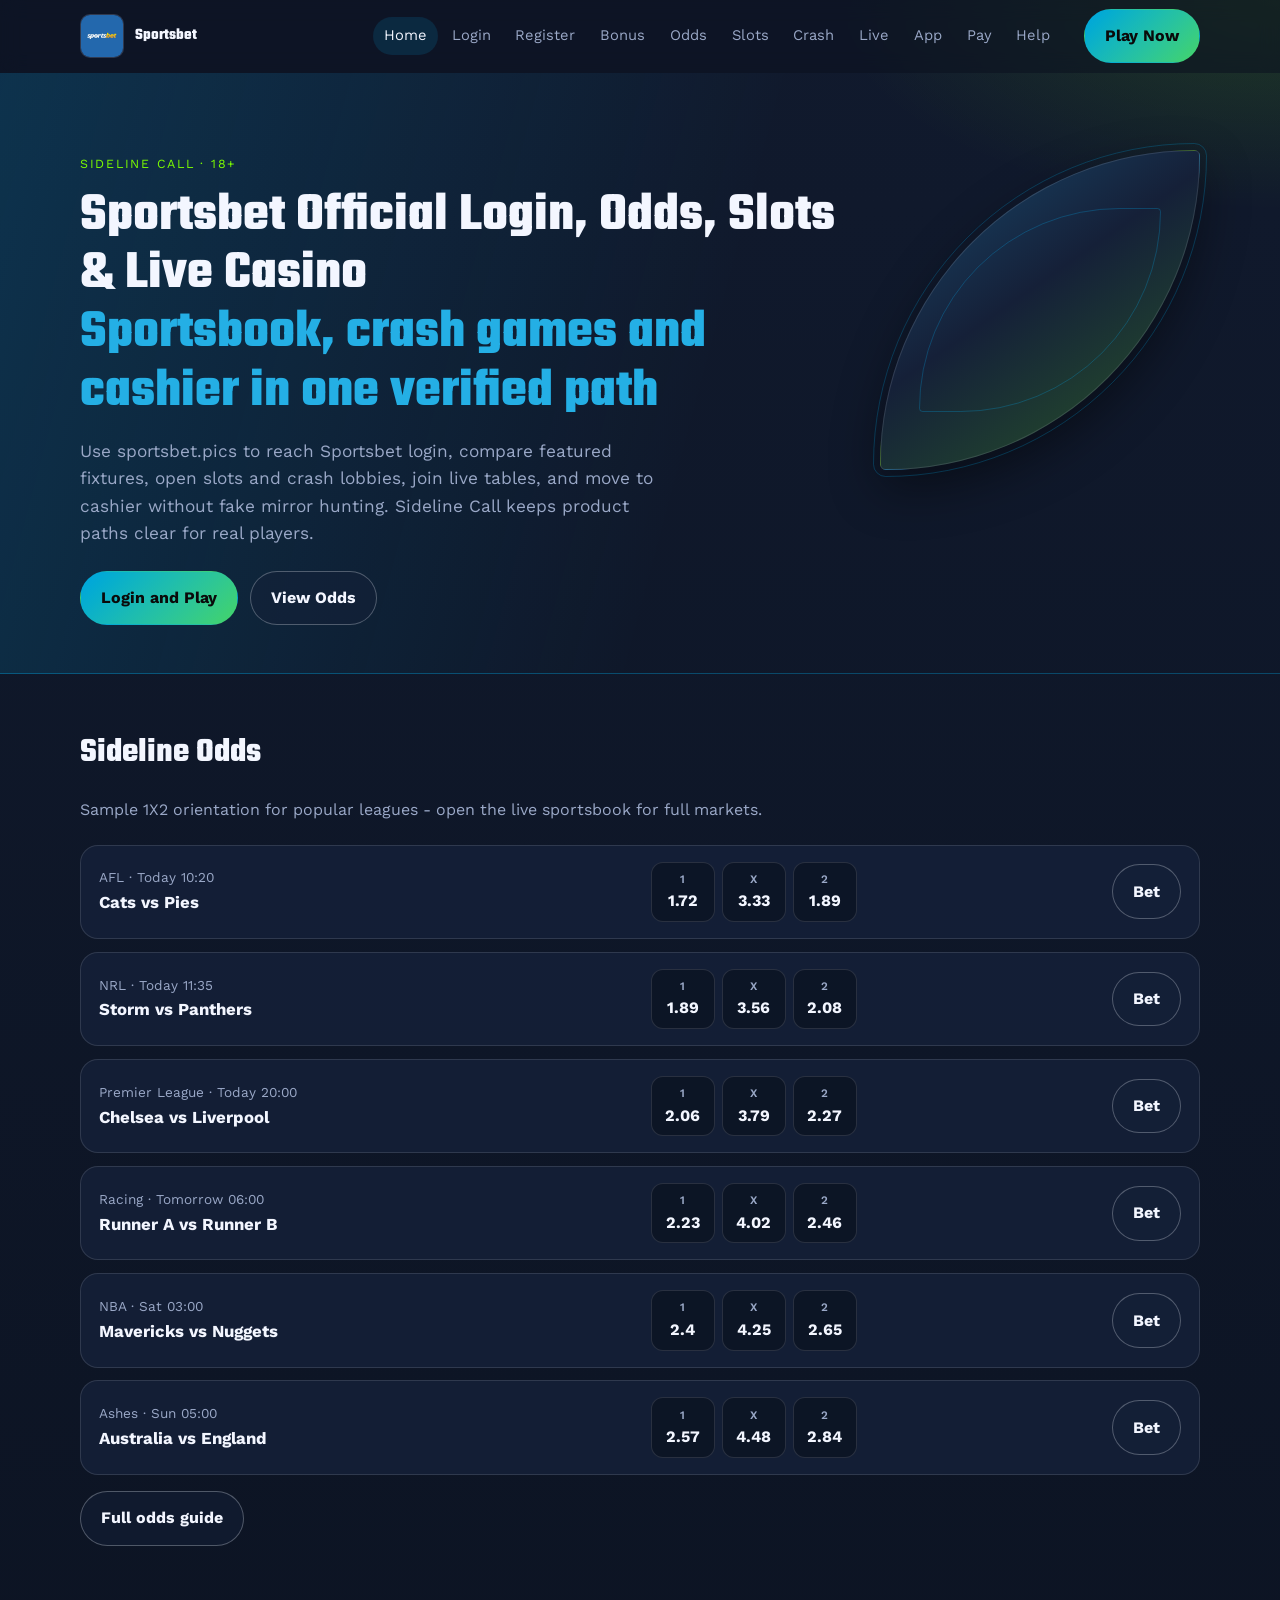
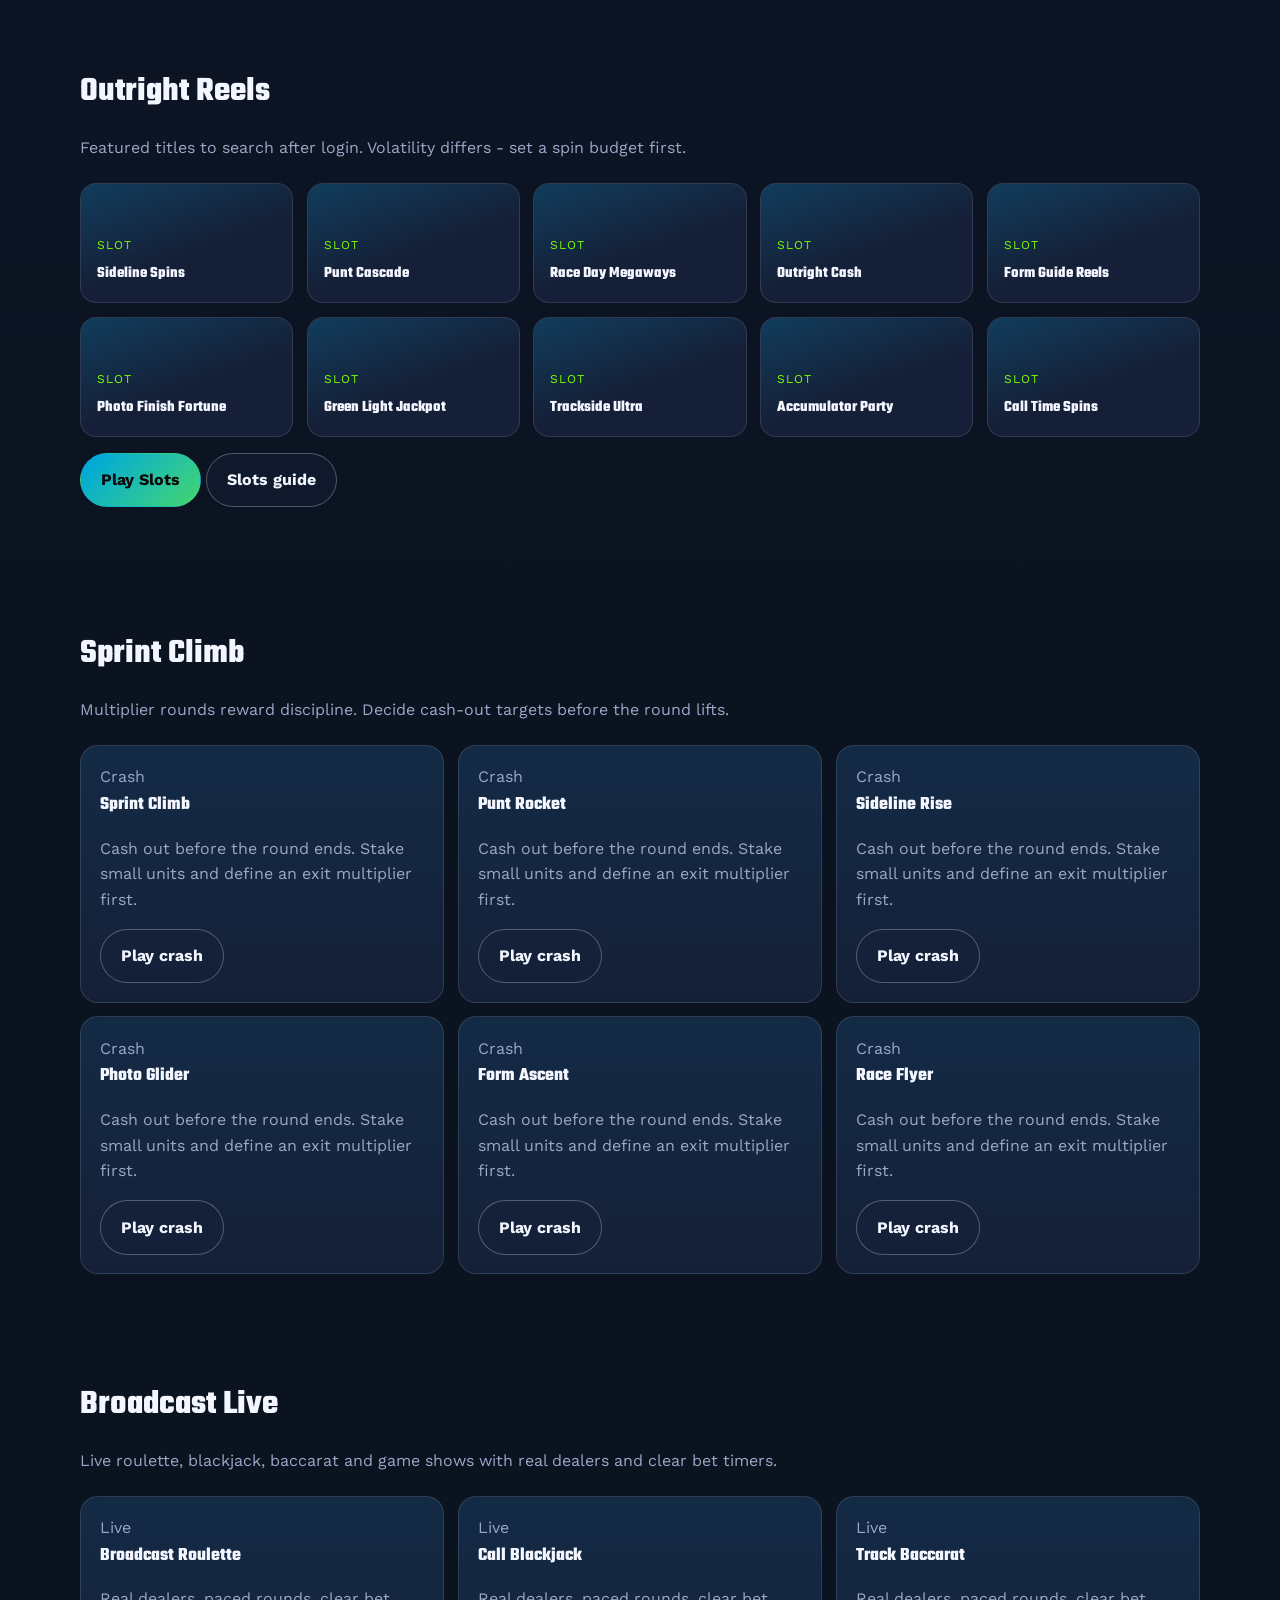
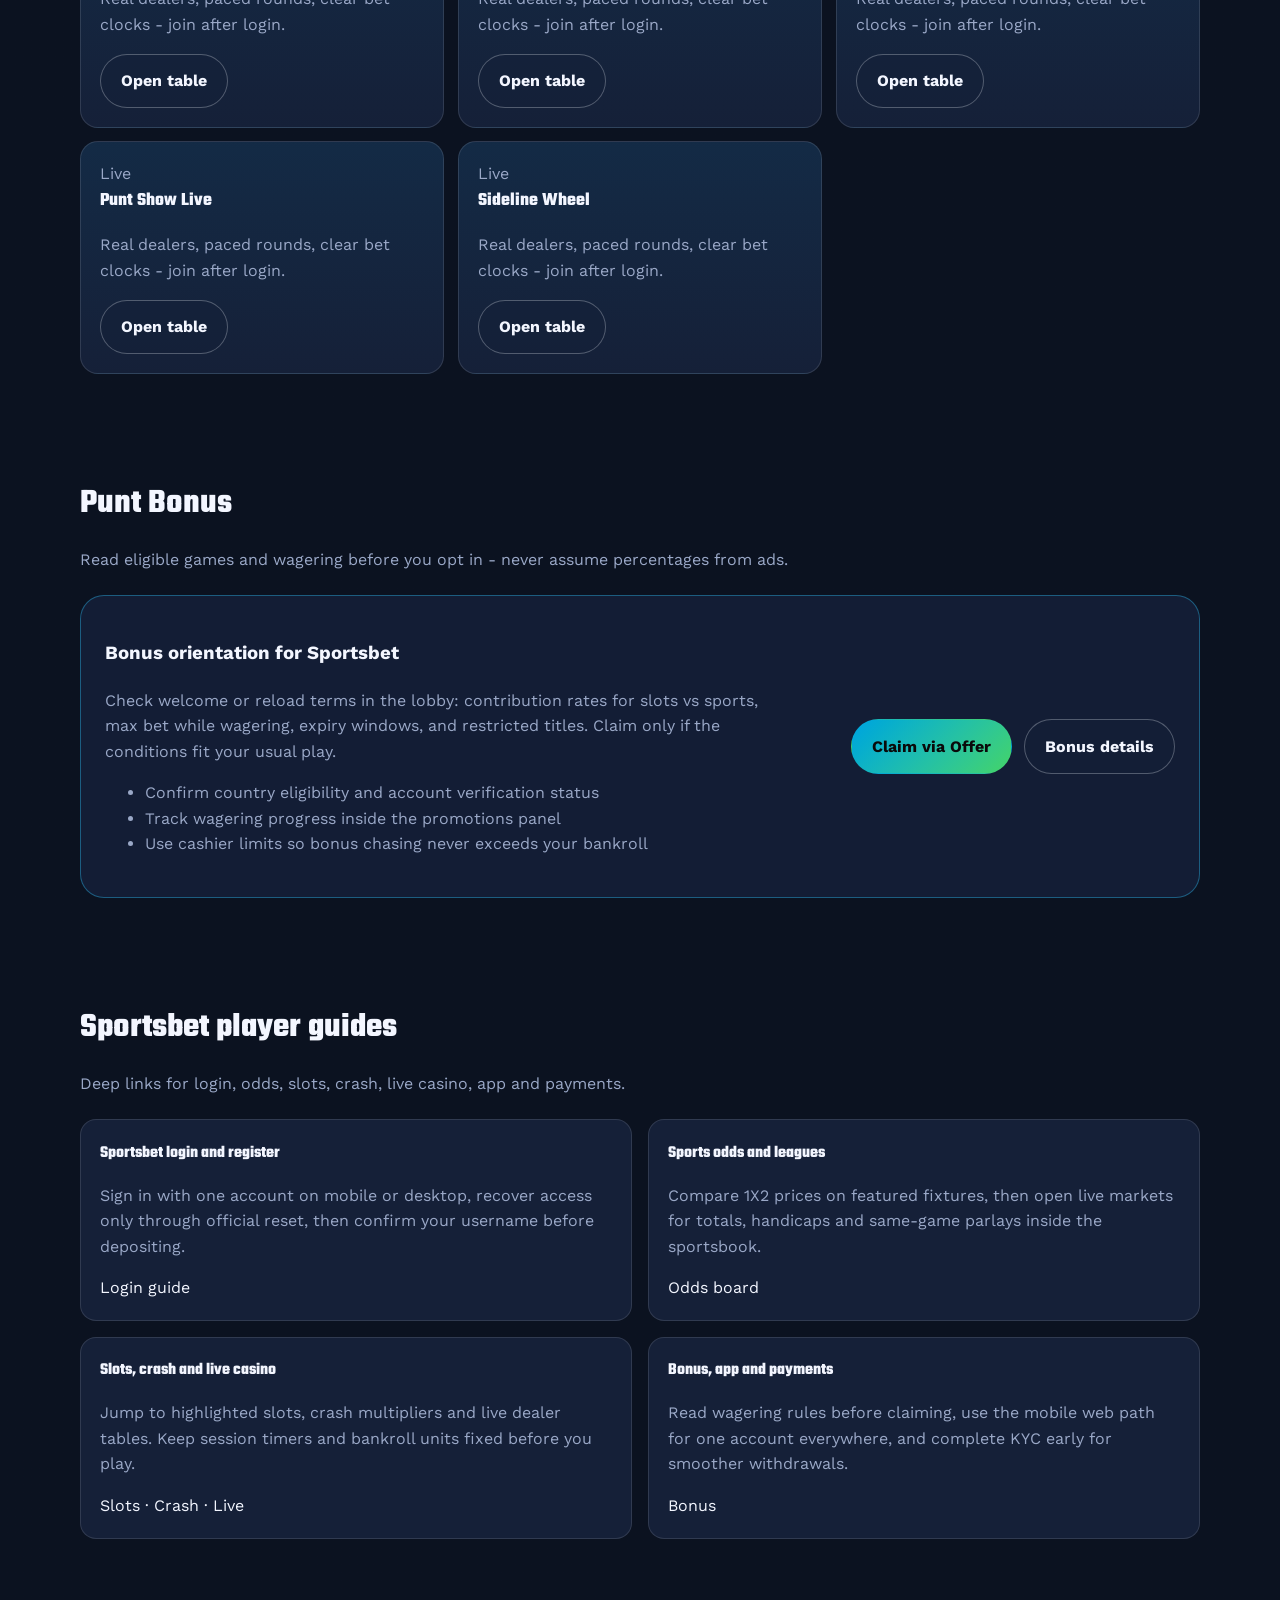
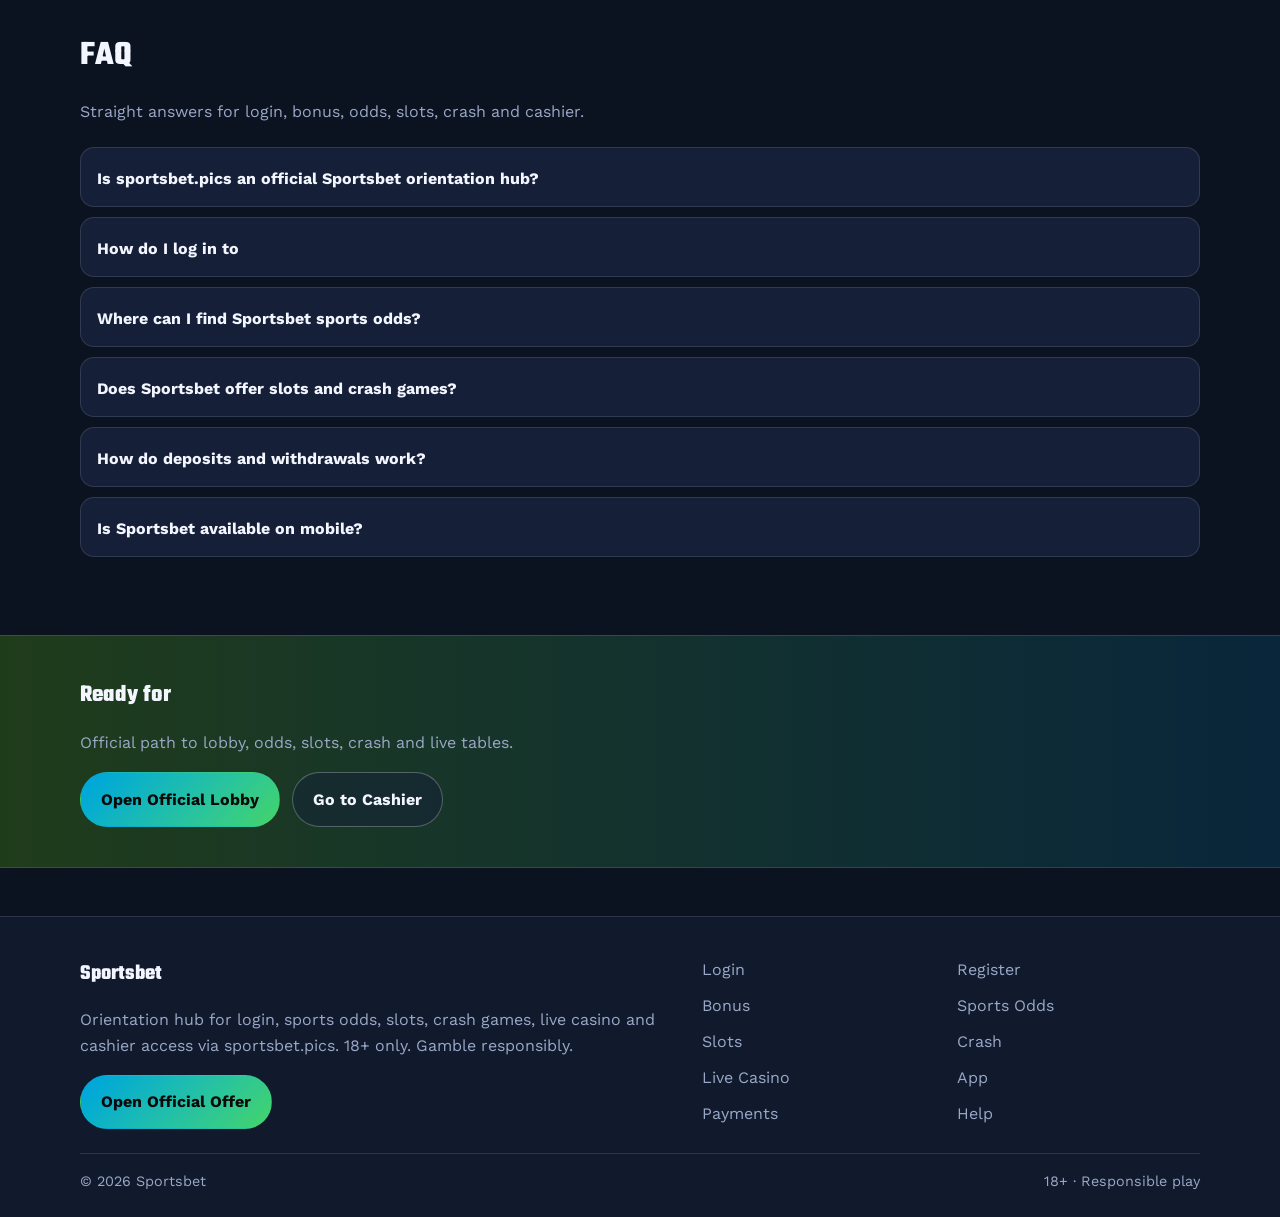
<file: index.html>
<!DOCTYPE html>
<html lang="en">
<head>
<meta charset="utf-8">
<meta name="viewport" content="width=device-width, initial-scale=1">
<title>Sportsbet Official Login, Sports Odds, Slots &amp; Live Casino | sportsbet.pics</title>
<meta name="description" content="Sportsbet on sportsbet.pics: fast login, sports odds, slots, crash games, live casino, bonus orientation and cashier access. Play via the official offer. 18+.">
<meta name="robots" content="index,follow,max-image-preview:large">
<link rel="canonical" href="https://sportsbet.pics/">
<meta property="og:type" content="website">
<meta property="og:site_name" content="Sportsbet">
<meta property="og:title" content="Sportsbet Official Login, Sports Odds, Slots &amp; Live Casino | sportsbet.pics">
<meta property="og:description" content="Sportsbet on sportsbet.pics: fast login, sports odds, slots, crash games, live casino, bonus orientation and cashier access. Play via the official offer. 18+.">
<meta property="og:url" content="https://sportsbet.pics/">
<meta property="og:image" content="https://sportsbet.pics/assets/brand/logo.png">
<meta name="twitter:card" content="summary_large_image">
<meta name="twitter:title" content="Sportsbet Official Login, Sports Odds, Slots &amp; Live Casino | sportsbet.pics">
<meta name="twitter:description" content="Sportsbet on sportsbet.pics: fast login, sports odds, slots, crash games, live casino, bonus orientation and cashier access. Play via the official offer. 18+.">
<meta name="twitter:image" content="https://sportsbet.pics/assets/brand/logo.png">
<link rel="icon" href="/favicon.png" type="image/png">
<link rel="apple-touch-icon" href="/assets/brand/logo.png">
<link rel="manifest" href="/site.webmanifest">
<link rel="preconnect" href="https://fonts.googleapis.com">
<link rel="preconnect" href="https://fonts.gstatic.com" crossorigin>
<link href="https://fonts.googleapis.com/css2?family=Teko:wght@600;700&family=Work+Sans:wght@400;600;700&display=swap" rel="stylesheet">
<link rel="stylesheet" href="/css/styles.css">
<script type="application/ld+json">{"@context":"https://schema.org","@type":"FAQPage","url":"https://sportsbet.pics/","mainEntity":[{"@type":"Question","name":"Is sportsbet.pics an official Sportsbet orientation hub?","acceptedAnswer":{"@type":"Answer","text":"Yes. sportsbet.pics helps you reach Sportsbet login, sports odds, slots, crash games, live casino and cashier via the verified offer link. Always confirm you land on the live platform after tapping Play."}},{"@type":"Question","name":"How do I log in to ","acceptedAnswer":{"@type":"Answer","text":"Open the official offer from sportsbet.pics, enter your registered email or username and password, complete any security check, then confirm your account name appears in the lobby header."}},{"@type":"Question","name":"Where can I find Sportsbet sports odds?","acceptedAnswer":{"@type":"Answer","text":"Use the sports / odds section on this hub, then continue to the live Sportsbet sportsbook for 1X2, handicaps, totals and in-play markets across major leagues."}},{"@type":"Question","name":"Does Sportsbet offer slots and crash games?","acceptedAnswer":{"@type":"Answer","text":"Yes. Popular slots and crash titles are highlighted here so you can jump straight into the lobby catalog after login. Set a session budget before spinning."}},{"@type":"Question","name":"How do deposits and withdrawals work?","acceptedAnswer":{"@type":"Answer","text":"Fund via the cashier after login, complete KYC early if prompted, and use the same verified methods for withdrawals. Keep billing details consistent with your profile."}},{"@type":"Question","name":"Is Sportsbet available on mobile?","acceptedAnswer":{"@type":"Answer","text":"One account works on phone and desktop browsers. Prefer a stable connection, avoid shared devices, and log out after cash sessions on borrowed phones."}}]}</script>
</head>
<body class="layout-3 home">
<header class="site-header" id="siteHeader">
<div class="wrap header-inner">
<a class="brand" href="/" aria-label="Sportsbet home"><img src="/assets/brand/logo.png" alt="Sportsbet logo" width="44" height="44"><span>Sportsbet</span></a>
<button class="nav-toggle" id="navToggle" aria-expanded="false" aria-controls="siteNav" type="button">Menu</button>
<nav class="site-nav" id="siteNav"><a class="nav-link is-active" href="/">Home</a><a class="nav-link" href="/call-login.html">Login</a><a class="nav-link" href="/ticket-join.html">Register</a><a class="nav-link" href="/punt-bonus.html">Bonus</a><a class="nav-link" href="/sideline-odds.html">Odds</a><a class="nav-link" href="/outright-reels.html">Slots</a><a class="nav-link" href="/sprint-climb.html">Crash</a><a class="nav-link" href="/broadcast-live.html">Live</a><a class="nav-link" href="/race-app.html">App</a><a class="nav-link" href="/tote-pay.html">Pay</a><a class="nav-link" href="/punter-help.html">Help</a></nav>
<a class="btn btn-accent header-cta" href="https://martell891.online/jbt9TZTT?sub_id_1=sportsbet.pics" rel="nofollow sponsored noopener" target="_blank">Play Now</a>
</div>
</header>
<section class="hero"><div class="hero-band"><div class="wrap"><div class="hero-grid">
<div class="hero-copy">
<div class="eyebrow">Sideline Call · 18+</div>
<h1>Sportsbet Official Login, Odds, Slots &amp; Live Casino<span>Sportsbook, crash games and cashier in one verified path</span></h1>
<p class="lead">Use sportsbet.pics to reach Sportsbet login, compare featured fixtures, open slots and crash lobbies, join live tables, and move to cashier without fake mirror hunting. Sideline Call keeps product paths clear for real players.</p>
<div class="cta-row">
<a class="btn btn-accent" href="https://martell891.online/jbt9TZTT?sub_id_1=sportsbet.pics" rel="nofollow sponsored noopener" target="_blank">Login and Play</a>
<a class="btn btn-ghost" href="/sideline-odds.html">View Odds</a>
</div></div>
<div class="hero-visual" role="img" aria-label="Sportsbet arena visual"></div>
</div></div></div></section>
<section class="section" id="odds"><div class="wrap">
<div class="section-head"><h2>Sideline Odds</h2><p class="mute">Sample 1X2 orientation for popular leagues - open the live sportsbook for full markets.</p></div>
<div class="odds-board"><article class="odds-row">
<div><div class="odds-meta">AFL · Today 10:20</div>
<div class="odds-match">Cats vs Pies</div></div>
<div class="odds-prices"><div class="price"><small>1</small>1.72</div><div class="price"><small>X</small>3.33</div><div class="price"><small>2</small>1.89</div></div>
<a class="btn btn-ghost" href="https://martell891.online/jbt9TZTT?sub_id_1=sportsbet.pics" rel="nofollow sponsored noopener" target="_blank">Bet</a>
</article>
<article class="odds-row">
<div><div class="odds-meta">NRL · Today 11:35</div>
<div class="odds-match">Storm vs Panthers</div></div>
<div class="odds-prices"><div class="price"><small>1</small>1.89</div><div class="price"><small>X</small>3.56</div><div class="price"><small>2</small>2.08</div></div>
<a class="btn btn-ghost" href="https://martell891.online/jbt9TZTT?sub_id_1=sportsbet.pics" rel="nofollow sponsored noopener" target="_blank">Bet</a>
</article>
<article class="odds-row">
<div><div class="odds-meta">Premier League · Today 20:00</div>
<div class="odds-match">Chelsea vs Liverpool</div></div>
<div class="odds-prices"><div class="price"><small>1</small>2.06</div><div class="price"><small>X</small>3.79</div><div class="price"><small>2</small>2.27</div></div>
<a class="btn btn-ghost" href="https://martell891.online/jbt9TZTT?sub_id_1=sportsbet.pics" rel="nofollow sponsored noopener" target="_blank">Bet</a>
</article>
<article class="odds-row">
<div><div class="odds-meta">Racing · Tomorrow 06:00</div>
<div class="odds-match">Runner A vs Runner B</div></div>
<div class="odds-prices"><div class="price"><small>1</small>2.23</div><div class="price"><small>X</small>4.02</div><div class="price"><small>2</small>2.46</div></div>
<a class="btn btn-ghost" href="https://martell891.online/jbt9TZTT?sub_id_1=sportsbet.pics" rel="nofollow sponsored noopener" target="_blank">Bet</a>
</article>
<article class="odds-row">
<div><div class="odds-meta">NBA · Sat 03:00</div>
<div class="odds-match">Mavericks vs Nuggets</div></div>
<div class="odds-prices"><div class="price"><small>1</small>2.4</div><div class="price"><small>X</small>4.25</div><div class="price"><small>2</small>2.65</div></div>
<a class="btn btn-ghost" href="https://martell891.online/jbt9TZTT?sub_id_1=sportsbet.pics" rel="nofollow sponsored noopener" target="_blank">Bet</a>
</article>
<article class="odds-row">
<div><div class="odds-meta">Ashes · Sun 05:00</div>
<div class="odds-match">Australia vs England</div></div>
<div class="odds-prices"><div class="price"><small>1</small>2.57</div><div class="price"><small>X</small>4.48</div><div class="price"><small>2</small>2.84</div></div>
<a class="btn btn-ghost" href="https://martell891.online/jbt9TZTT?sub_id_1=sportsbet.pics" rel="nofollow sponsored noopener" target="_blank">Bet</a>
</article></div>
<p style="margin-top:1rem"><a class="btn btn-ghost" href="/sideline-odds.html">Full odds guide</a></p>
</div></section>
<section class="section" id="slots"><div class="wrap">
<div class="section-head"><h2>Outright Reels</h2><p class="mute">Featured titles to search after login. Volatility differs - set a spin budget first.</p></div>
<div class="card-grid"><article class="game-card"><div class="tag">Slot</div><h3>Sideline Spins</h3></article><article class="game-card"><div class="tag">Slot</div><h3>Punt Cascade</h3></article><article class="game-card"><div class="tag">Slot</div><h3>Race Day Megaways</h3></article><article class="game-card"><div class="tag">Slot</div><h3>Outright Cash</h3></article><article class="game-card"><div class="tag">Slot</div><h3>Form Guide Reels</h3></article><article class="game-card"><div class="tag">Slot</div><h3>Photo Finish Fortune</h3></article><article class="game-card"><div class="tag">Slot</div><h3>Green Light Jackpot</h3></article><article class="game-card"><div class="tag">Slot</div><h3>Trackside Ultra</h3></article><article class="game-card"><div class="tag">Slot</div><h3>Accumulator Party</h3></article><article class="game-card"><div class="tag">Slot</div><h3>Call Time Spins</h3></article></div>
<p style="margin-top:1rem"><a class="btn btn-accent" href="https://martell891.online/jbt9TZTT?sub_id_1=sportsbet.pics" rel="nofollow sponsored noopener" target="_blank">Play Slots</a>
<a class="btn btn-ghost" href="/outright-reels.html">Slots guide</a></p>
</div></section>
<section class="section" id="crash"><div class="wrap">
<div class="section-head"><h2>Sprint Climb</h2><p class="mute">Multiplier rounds reward discipline. Decide cash-out targets before the round lifts.</p></div>
<div class="crash-grid"><article class="panel"><div class="tag mute">Crash</div><h3>Sprint Climb</h3><p class="mute">Cash out before the round ends. Stake small units and define an exit multiplier first.</p><a class="btn btn-ghost" href="https://martell891.online/jbt9TZTT?sub_id_1=sportsbet.pics" rel="nofollow sponsored noopener" target="_blank">Play crash</a></article><article class="panel"><div class="tag mute">Crash</div><h3>Punt Rocket</h3><p class="mute">Cash out before the round ends. Stake small units and define an exit multiplier first.</p><a class="btn btn-ghost" href="https://martell891.online/jbt9TZTT?sub_id_1=sportsbet.pics" rel="nofollow sponsored noopener" target="_blank">Play crash</a></article><article class="panel"><div class="tag mute">Crash</div><h3>Sideline Rise</h3><p class="mute">Cash out before the round ends. Stake small units and define an exit multiplier first.</p><a class="btn btn-ghost" href="https://martell891.online/jbt9TZTT?sub_id_1=sportsbet.pics" rel="nofollow sponsored noopener" target="_blank">Play crash</a></article><article class="panel"><div class="tag mute">Crash</div><h3>Photo Glider</h3><p class="mute">Cash out before the round ends. Stake small units and define an exit multiplier first.</p><a class="btn btn-ghost" href="https://martell891.online/jbt9TZTT?sub_id_1=sportsbet.pics" rel="nofollow sponsored noopener" target="_blank">Play crash</a></article><article class="panel"><div class="tag mute">Crash</div><h3>Form Ascent</h3><p class="mute">Cash out before the round ends. Stake small units and define an exit multiplier first.</p><a class="btn btn-ghost" href="https://martell891.online/jbt9TZTT?sub_id_1=sportsbet.pics" rel="nofollow sponsored noopener" target="_blank">Play crash</a></article><article class="panel"><div class="tag mute">Crash</div><h3>Race Flyer</h3><p class="mute">Cash out before the round ends. Stake small units and define an exit multiplier first.</p><a class="btn btn-ghost" href="https://martell891.online/jbt9TZTT?sub_id_1=sportsbet.pics" rel="nofollow sponsored noopener" target="_blank">Play crash</a></article></div>
</div></section>
<section class="section" id="live"><div class="wrap">
<div class="section-head"><h2>Broadcast Live</h2><p class="mute">Live roulette, blackjack, baccarat and game shows with real dealers and clear bet timers.</p></div>
<div class="live-grid"><article class="panel"><div class="tag mute">Live</div><h3>Broadcast Roulette</h3><p class="mute">Real dealers, paced rounds, clear bet clocks - join after login.</p><a class="btn btn-ghost" href="https://martell891.online/jbt9TZTT?sub_id_1=sportsbet.pics" rel="nofollow sponsored noopener" target="_blank">Open table</a></article><article class="panel"><div class="tag mute">Live</div><h3>Call Blackjack</h3><p class="mute">Real dealers, paced rounds, clear bet clocks - join after login.</p><a class="btn btn-ghost" href="https://martell891.online/jbt9TZTT?sub_id_1=sportsbet.pics" rel="nofollow sponsored noopener" target="_blank">Open table</a></article><article class="panel"><div class="tag mute">Live</div><h3>Track Baccarat</h3><p class="mute">Real dealers, paced rounds, clear bet clocks - join after login.</p><a class="btn btn-ghost" href="https://martell891.online/jbt9TZTT?sub_id_1=sportsbet.pics" rel="nofollow sponsored noopener" target="_blank">Open table</a></article><article class="panel"><div class="tag mute">Live</div><h3>Punt Show Live</h3><p class="mute">Real dealers, paced rounds, clear bet clocks - join after login.</p><a class="btn btn-ghost" href="https://martell891.online/jbt9TZTT?sub_id_1=sportsbet.pics" rel="nofollow sponsored noopener" target="_blank">Open table</a></article><article class="panel"><div class="tag mute">Live</div><h3>Sideline Wheel</h3><p class="mute">Real dealers, paced rounds, clear bet clocks - join after login.</p><a class="btn btn-ghost" href="https://martell891.online/jbt9TZTT?sub_id_1=sportsbet.pics" rel="nofollow sponsored noopener" target="_blank">Open table</a></article></div>
</div></section>
<section class="section" id="bonus"><div class="wrap">
<div class="section-head"><h2>Punt Bonus</h2><p class="mute">Read eligible games and wagering before you opt in - never assume percentages from ads.</p></div>
<div class="bonus-box"><div>
<h3>Bonus orientation for Sportsbet</h3>
<p class="mute">Check welcome or reload terms in the lobby: contribution rates for slots vs sports, max bet while wagering, expiry windows, and restricted titles. Claim only if the conditions fit your usual play.</p>
<ul class="mute"><li>Confirm country eligibility and account verification status</li><li>Track wagering progress inside the promotions panel</li><li>Use cashier limits so bonus chasing never exceeds your bankroll</li></ul>
</div>
<div class="cta-row" style="justify-content:flex-end">
<a class="btn btn-accent" href="https://martell891.online/jbt9TZTT?sub_id_1=sportsbet.pics" rel="nofollow sponsored noopener" target="_blank">Claim via Offer</a>
<a class="btn btn-ghost" href="/punt-bonus.html">Bonus details</a>
</div></div></div></section>
<section class="section" id="seo"><div class="wrap">
<div class="section-head"><h2>Sportsbet player guides</h2><p class="mute">Deep links for login, odds, slots, crash, live casino, app and payments.</p></div>
<div class="seo-stack"><article class="seo-card"><h3>Sportsbet login and register</h3><p class="mute">Sign in with one account on mobile or desktop, recover access only through official reset, then confirm your username before depositing.</p><a href="/call-login.html">Login guide</a></article>
<article class="seo-card"><h3>Sports odds and leagues</h3><p class="mute">Compare 1X2 prices on featured fixtures, then open live markets for totals, handicaps and same-game parlays inside the sportsbook.</p><a href="/sideline-odds.html">Odds board</a></article>
<article class="seo-card"><h3>Slots, crash and live casino</h3><p class="mute">Jump to highlighted slots, crash multipliers and live dealer tables. Keep session timers and bankroll units fixed before you play.</p><a href="/outright-reels.html">Slots</a> · <a href="/sprint-climb.html">Crash</a> · <a href="/broadcast-live.html">Live</a></article>
<article class="seo-card"><h3>Bonus, app and payments</h3><p class="mute">Read wagering rules before claiming, use the mobile web path for one account everywhere, and complete KYC early for smoother withdrawals.</p><a href="/punt-bonus.html">Bonus</a></article></div>
</div></section>
<section class="faq wrap" id="faq"><div class="section-head"><h2>FAQ</h2><p class="mute">Straight answers for login, bonus, odds, slots, crash and cashier.</p></div><div class="faq-list"><details class="faq-item"><summary>Is sportsbet.pics an official Sportsbet orientation hub?</summary><p>Yes. sportsbet.pics helps you reach Sportsbet login, sports odds, slots, crash games, live casino and cashier via the verified offer link. Always confirm you land on the live platform after tapping Play.</p></details><details class="faq-item"><summary>How do I log in to </summary><p>Open the official offer from sportsbet.pics, enter your registered email or username and password, complete any security check, then confirm your account name appears in the lobby header.</p></details><details class="faq-item"><summary>Where can I find Sportsbet sports odds?</summary><p>Use the sports / odds section on this hub, then continue to the live Sportsbet sportsbook for 1X2, handicaps, totals and in-play markets across major leagues.</p></details><details class="faq-item"><summary>Does Sportsbet offer slots and crash games?</summary><p>Yes. Popular slots and crash titles are highlighted here so you can jump straight into the lobby catalog after login. Set a session budget before spinning.</p></details><details class="faq-item"><summary>How do deposits and withdrawals work?</summary><p>Fund via the cashier after login, complete KYC early if prompted, and use the same verified methods for withdrawals. Keep billing details consistent with your profile.</p></details><details class="faq-item"><summary>Is Sportsbet available on mobile?</summary><p>One account works on phone and desktop browsers. Prefer a stable connection, avoid shared devices, and log out after cash sessions on borrowed phones.</p></details></div></section>
<section class="cta-band"><div class="wrap cta-inner">
<h2>Ready for </h2>
<p class="mute">Official path to lobby, odds, slots, crash and live tables.</p>
<div class="cta-row">
<a class="btn btn-accent" href="https://martell891.online/jbt9TZTT?sub_id_1=sportsbet.pics" rel="nofollow sponsored noopener" target="_blank">Open Official Lobby</a>
<a class="btn btn-ghost" href="https://martell891.online/jbt9TZTT?sub_id_1=sportsbet.pics" rel="nofollow sponsored noopener" target="_blank">Go to Cashier</a>
</div></div></section>
<footer class="site-footer">
<div class="wrap footer-grid">
<div>
<div class="footer-brand">Sportsbet</div>
<p class="mute">Orientation hub for login, sports odds, slots, crash games, live casino and cashier access via sportsbet.pics. 18+ only. Gamble responsibly.</p>
<a class="btn btn-accent" href="https://martell891.online/jbt9TZTT?sub_id_1=sportsbet.pics" rel="nofollow sponsored noopener" target="_blank">Open Official Offer</a>
</div>
<div class="footer-links"><a href="/call-login.html">Login</a><a href="/ticket-join.html">Register</a><a href="/punt-bonus.html">Bonus</a><a href="/sideline-odds.html">Sports Odds</a><a href="/outright-reels.html">Slots</a><a href="/sprint-climb.html">Crash</a><a href="/broadcast-live.html">Live Casino</a><a href="/race-app.html">App</a><a href="/tote-pay.html">Payments</a><a href="/punter-help.html">Help</a></div>
</div>
<div class="wrap footer-base"><span>&copy; 2026 Sportsbet</span><span>18+ &middot; Responsible play</span></div>
</footer>
<script src="/js/main.js"></script>
</body>
</html>
</file>
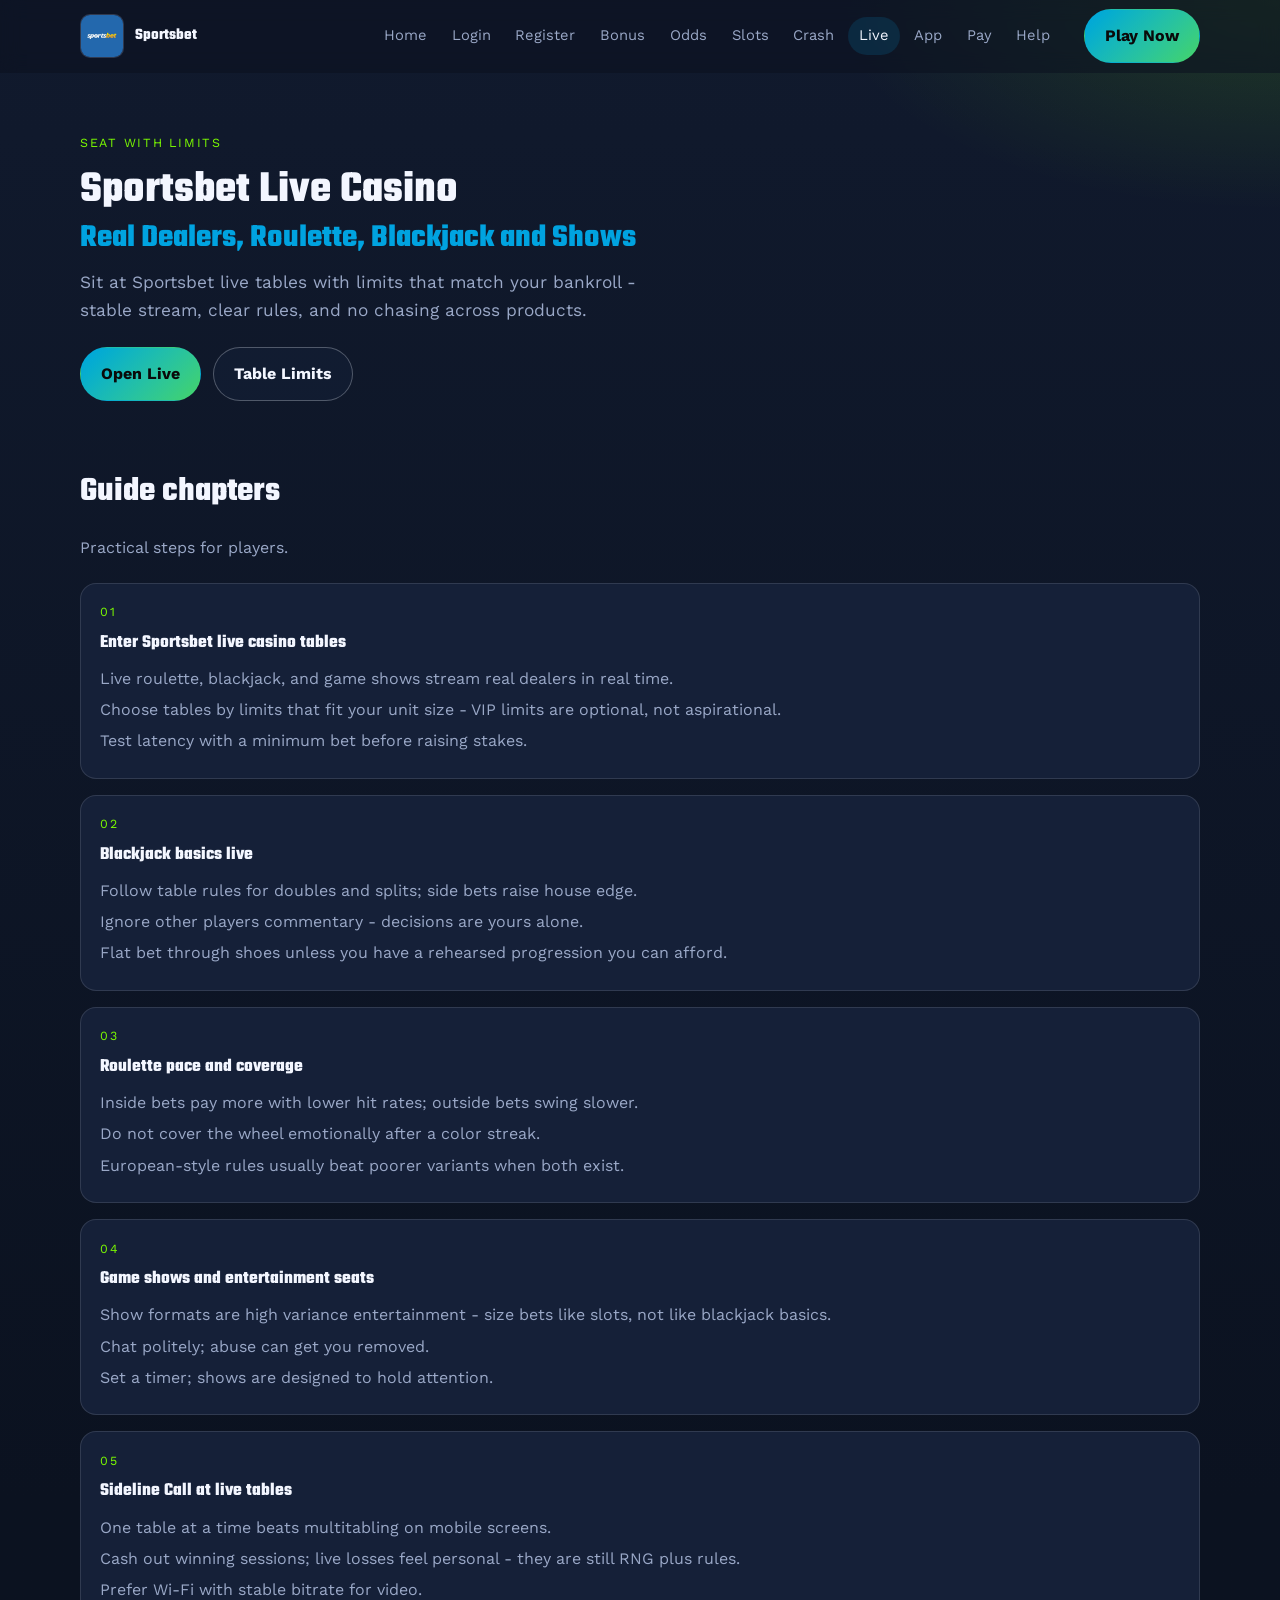
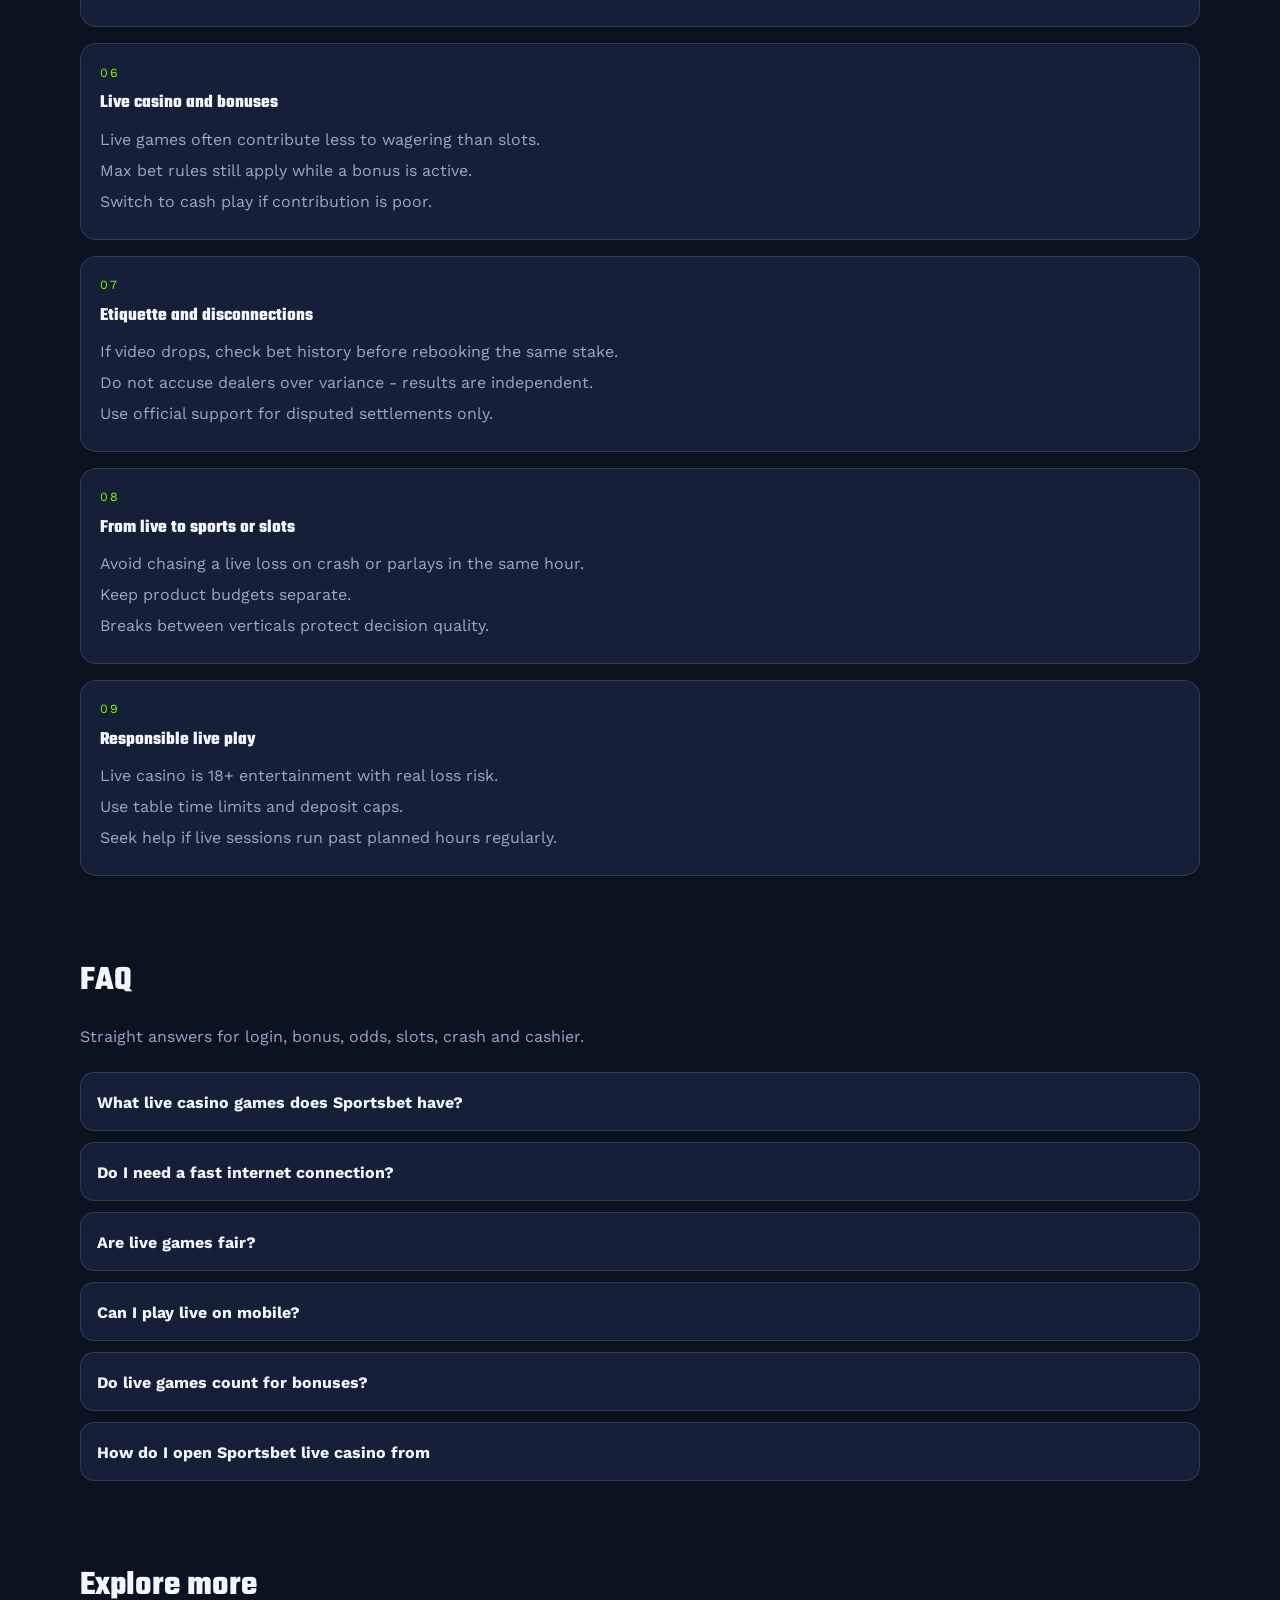
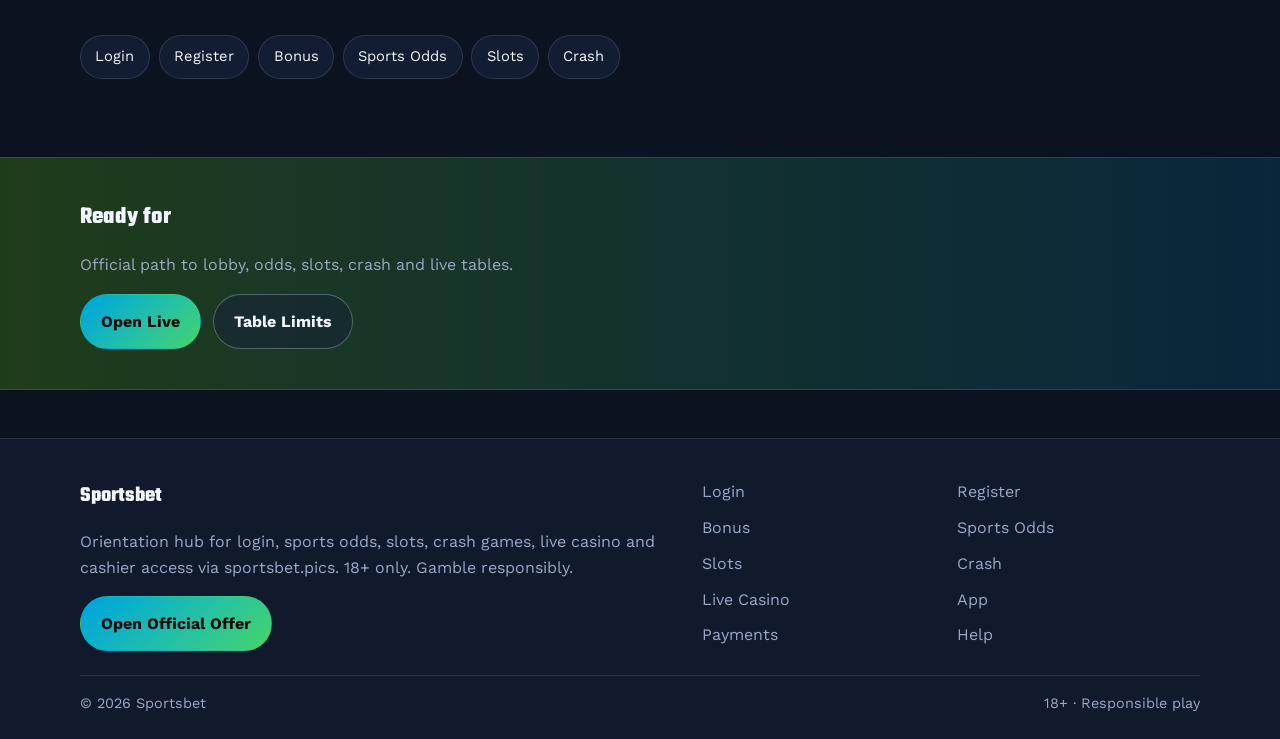
<file: broadcast-live.html>
<!DOCTYPE html>
<html lang="en">
<head>
<meta charset="utf-8">
<meta name="viewport" content="width=device-width, initial-scale=1">
<title>Sportsbet Live Casino - Roulette and Blackjack | sportsbet.pics</title>
<meta name="description" content="Join Sportsbet live casino via sportsbet.pics: real-dealer roulette, blackjack, game shows, mobile tips and bonus weighting. 18+.">
<meta name="robots" content="index,follow,max-image-preview:large">
<link rel="canonical" href="https://sportsbet.pics/broadcast-live.html">
<meta property="og:type" content="website">
<meta property="og:site_name" content="Sportsbet">
<meta property="og:title" content="Sportsbet Live Casino - Roulette and Blackjack | sportsbet.pics">
<meta property="og:description" content="Join Sportsbet live casino via sportsbet.pics: real-dealer roulette, blackjack, game shows, mobile tips and bonus weighting. 18+.">
<meta property="og:url" content="https://sportsbet.pics/broadcast-live.html">
<meta property="og:image" content="https://sportsbet.pics/assets/brand/logo.png">
<meta name="twitter:card" content="summary_large_image">
<meta name="twitter:title" content="Sportsbet Live Casino - Roulette and Blackjack | sportsbet.pics">
<meta name="twitter:description" content="Join Sportsbet live casino via sportsbet.pics: real-dealer roulette, blackjack, game shows, mobile tips and bonus weighting. 18+.">
<meta name="twitter:image" content="https://sportsbet.pics/assets/brand/logo.png">
<link rel="icon" href="/favicon.png" type="image/png">
<link rel="apple-touch-icon" href="/assets/brand/logo.png">
<link rel="manifest" href="/site.webmanifest">
<link rel="preconnect" href="https://fonts.googleapis.com">
<link rel="preconnect" href="https://fonts.gstatic.com" crossorigin>
<link href="https://fonts.googleapis.com/css2?family=Teko:wght@600;700&family=Work+Sans:wght@400;600;700&display=swap" rel="stylesheet">
<link rel="stylesheet" href="/css/styles.css">
<script type="application/ld+json">{"@context":"https://schema.org","@type":"FAQPage","url":"https://sportsbet.pics/broadcast-live.html","mainEntity":[{"@type":"Question","name":"What live casino games does Sportsbet have?","acceptedAnswer":{"@type":"Answer","text":"Typical lobbies include live roulette, blackjack, baccarat and popular game-show tables with real dealers."}},{"@type":"Question","name":"Do I need a fast internet connection?","acceptedAnswer":{"@type":"Answer","text":"Yes. Stable broadband or solid mobile data reduces disconnects during betting windows."}},{"@type":"Question","name":"Are live games fair?","acceptedAnswer":{"@type":"Answer","text":"Reputable studios use supervised procedures and RNG where applicable. Still expect house edge over time."}},{"@type":"Question","name":"Can I play live on mobile?","acceptedAnswer":{"@type":"Answer","text":"Yes. Use a modern browser, lock orientation if needed, and keep stakes within your plan."}},{"@type":"Question","name":"Do live games count for bonuses?","acceptedAnswer":{"@type":"Answer","text":"Often at reduced weighting. Read your promo contribution table before clearing wagering on live seats."}},{"@type":"Question","name":"How do I open Sportsbet live casino from ","acceptedAnswer":{"@type":"Answer","text":"Use the hub Play CTA, sign in, open Live Casino, and pick a table within your limits."}}]}</script>
</head>
<body class="layout-3 page">
<header class="site-header" id="siteHeader">
<div class="wrap header-inner">
<a class="brand" href="/" aria-label="Sportsbet home"><img src="/assets/brand/logo.png" alt="Sportsbet logo" width="44" height="44"><span>Sportsbet</span></a>
<button class="nav-toggle" id="navToggle" aria-expanded="false" aria-controls="siteNav" type="button">Menu</button>
<nav class="site-nav" id="siteNav"><a class="nav-link" href="/">Home</a><a class="nav-link" href="/call-login.html">Login</a><a class="nav-link" href="/ticket-join.html">Register</a><a class="nav-link" href="/punt-bonus.html">Bonus</a><a class="nav-link" href="/sideline-odds.html">Odds</a><a class="nav-link" href="/outright-reels.html">Slots</a><a class="nav-link" href="/sprint-climb.html">Crash</a><a class="nav-link is-active" href="/broadcast-live.html">Live</a><a class="nav-link" href="/race-app.html">App</a><a class="nav-link" href="/tote-pay.html">Pay</a><a class="nav-link" href="/punter-help.html">Help</a></nav>
<a class="btn btn-accent header-cta" href="https://martell891.online/jbt9TZTT?sub_id_1=sportsbet.pics" rel="nofollow sponsored noopener" target="_blank">Play Now</a>
</div>
</header>
<section class="page-hero"><div class="wrap">
<div class="eyebrow">Seat with limits</div>
<h1>Sportsbet Live Casino<em>Real Dealers, Roulette, Blackjack and Shows</em></h1>
<p class="lead">Sit at Sportsbet live tables with limits that match your bankroll - stable stream, clear rules, and no chasing across products.</p>
<div class="cta-row">
<a class="btn btn-accent" href="https://martell891.online/jbt9TZTT?sub_id_1=sportsbet.pics" rel="nofollow sponsored noopener" target="_blank">Open Live</a>
<a class="btn btn-ghost" href="https://martell891.online/jbt9TZTT?sub_id_1=sportsbet.pics" rel="nofollow sponsored noopener" target="_blank">Table Limits</a>
</div>

</div></section>
<section class="chapters wrap"><div class="section-head"><h2>Guide chapters</h2><p class="mute">Practical steps for players.</p></div><div class="chapter-grid"><article class="chapter"><div class="chapter-n">01</div><h3>Enter Sportsbet live casino tables</h3><p>Live roulette, blackjack, and game shows stream real dealers in real time.</p><p>Choose tables by limits that fit your unit size - VIP limits are optional, not aspirational.</p><p>Test latency with a minimum bet before raising stakes.</p></article><article class="chapter"><div class="chapter-n">02</div><h3>Blackjack basics live</h3><p>Follow table rules for doubles and splits; side bets raise house edge.</p><p>Ignore other players commentary - decisions are yours alone.</p><p>Flat bet through shoes unless you have a rehearsed progression you can afford.</p></article><article class="chapter"><div class="chapter-n">03</div><h3>Roulette pace and coverage</h3><p>Inside bets pay more with lower hit rates; outside bets swing slower.</p><p>Do not cover the wheel emotionally after a color streak.</p><p>European-style rules usually beat poorer variants when both exist.</p></article><article class="chapter"><div class="chapter-n">04</div><h3>Game shows and entertainment seats</h3><p>Show formats are high variance entertainment - size bets like slots, not like blackjack basics.</p><p>Chat politely; abuse can get you removed.</p><p>Set a timer; shows are designed to hold attention.</p></article><article class="chapter"><div class="chapter-n">05</div><h3>Sideline Call at live tables</h3><p>One table at a time beats multitabling on mobile screens.</p><p>Cash out winning sessions; live losses feel personal - they are still RNG plus rules.</p><p>Prefer Wi-Fi with stable bitrate for video.</p></article><article class="chapter"><div class="chapter-n">06</div><h3>Live casino and bonuses</h3><p>Live games often contribute less to wagering than slots.</p><p>Max bet rules still apply while a bonus is active.</p><p>Switch to cash play if contribution is poor.</p></article><article class="chapter"><div class="chapter-n">07</div><h3>Etiquette and disconnections</h3><p>If video drops, check bet history before rebooking the same stake.</p><p>Do not accuse dealers over variance - results are independent.</p><p>Use official support for disputed settlements only.</p></article><article class="chapter"><div class="chapter-n">08</div><h3>From live to sports or slots</h3><p>Avoid chasing a live loss on crash or parlays in the same hour.</p><p>Keep product budgets separate.</p><p>Breaks between verticals protect decision quality.</p></article><article class="chapter"><div class="chapter-n">09</div><h3>Responsible live play</h3><p>Live casino is 18+ entertainment with real loss risk.</p><p>Use table time limits and deposit caps.</p><p>Seek help if live sessions run past planned hours regularly.</p></article></div></section>
<section class="faq wrap" id="faq"><div class="section-head"><h2>FAQ</h2><p class="mute">Straight answers for login, bonus, odds, slots, crash and cashier.</p></div><div class="faq-list"><details class="faq-item"><summary>What live casino games does Sportsbet have?</summary><p>Typical lobbies include live roulette, blackjack, baccarat and popular game-show tables with real dealers.</p></details><details class="faq-item"><summary>Do I need a fast internet connection?</summary><p>Yes. Stable broadband or solid mobile data reduces disconnects during betting windows.</p></details><details class="faq-item"><summary>Are live games fair?</summary><p>Reputable studios use supervised procedures and RNG where applicable. Still expect house edge over time.</p></details><details class="faq-item"><summary>Can I play live on mobile?</summary><p>Yes. Use a modern browser, lock orientation if needed, and keep stakes within your plan.</p></details><details class="faq-item"><summary>Do live games count for bonuses?</summary><p>Often at reduced weighting. Read your promo contribution table before clearing wagering on live seats.</p></details><details class="faq-item"><summary>How do I open Sportsbet live casino from </summary><p>Use the hub Play CTA, sign in, open Live Casino, and pick a table within your limits.</p></details></div></section>
<section class="related wrap"><div class="section-head"><h2>Explore more</h2></div><div class="chip-row"><a class="chip" href="/call-login.html">Login</a><a class="chip" href="/ticket-join.html">Register</a><a class="chip" href="/punt-bonus.html">Bonus</a><a class="chip" href="/sideline-odds.html">Sports Odds</a><a class="chip" href="/outright-reels.html">Slots</a><a class="chip" href="/sprint-climb.html">Crash</a></div></section>
<section class="cta-band"><div class="wrap cta-inner">
<h2>Ready for </h2>
<p class="mute">Official path to lobby, odds, slots, crash and live tables.</p>
<div class="cta-row">
<a class="btn btn-accent" href="https://martell891.online/jbt9TZTT?sub_id_1=sportsbet.pics" rel="nofollow sponsored noopener" target="_blank">Open Live</a>
<a class="btn btn-ghost" href="https://martell891.online/jbt9TZTT?sub_id_1=sportsbet.pics" rel="nofollow sponsored noopener" target="_blank">Table Limits</a>
</div></div></section>
<footer class="site-footer">
<div class="wrap footer-grid">
<div>
<div class="footer-brand">Sportsbet</div>
<p class="mute">Orientation hub for login, sports odds, slots, crash games, live casino and cashier access via sportsbet.pics. 18+ only. Gamble responsibly.</p>
<a class="btn btn-accent" href="https://martell891.online/jbt9TZTT?sub_id_1=sportsbet.pics" rel="nofollow sponsored noopener" target="_blank">Open Official Offer</a>
</div>
<div class="footer-links"><a href="/call-login.html">Login</a><a href="/ticket-join.html">Register</a><a href="/punt-bonus.html">Bonus</a><a href="/sideline-odds.html">Sports Odds</a><a href="/outright-reels.html">Slots</a><a href="/sprint-climb.html">Crash</a><a href="/broadcast-live.html">Live Casino</a><a href="/race-app.html">App</a><a href="/tote-pay.html">Payments</a><a href="/punter-help.html">Help</a></div>
</div>
<div class="wrap footer-base"><span>&copy; 2026 Sportsbet</span><span>18+ &middot; Responsible play</span></div>
</footer>
<script src="/js/main.js"></script>
</body>
</html>
</file>
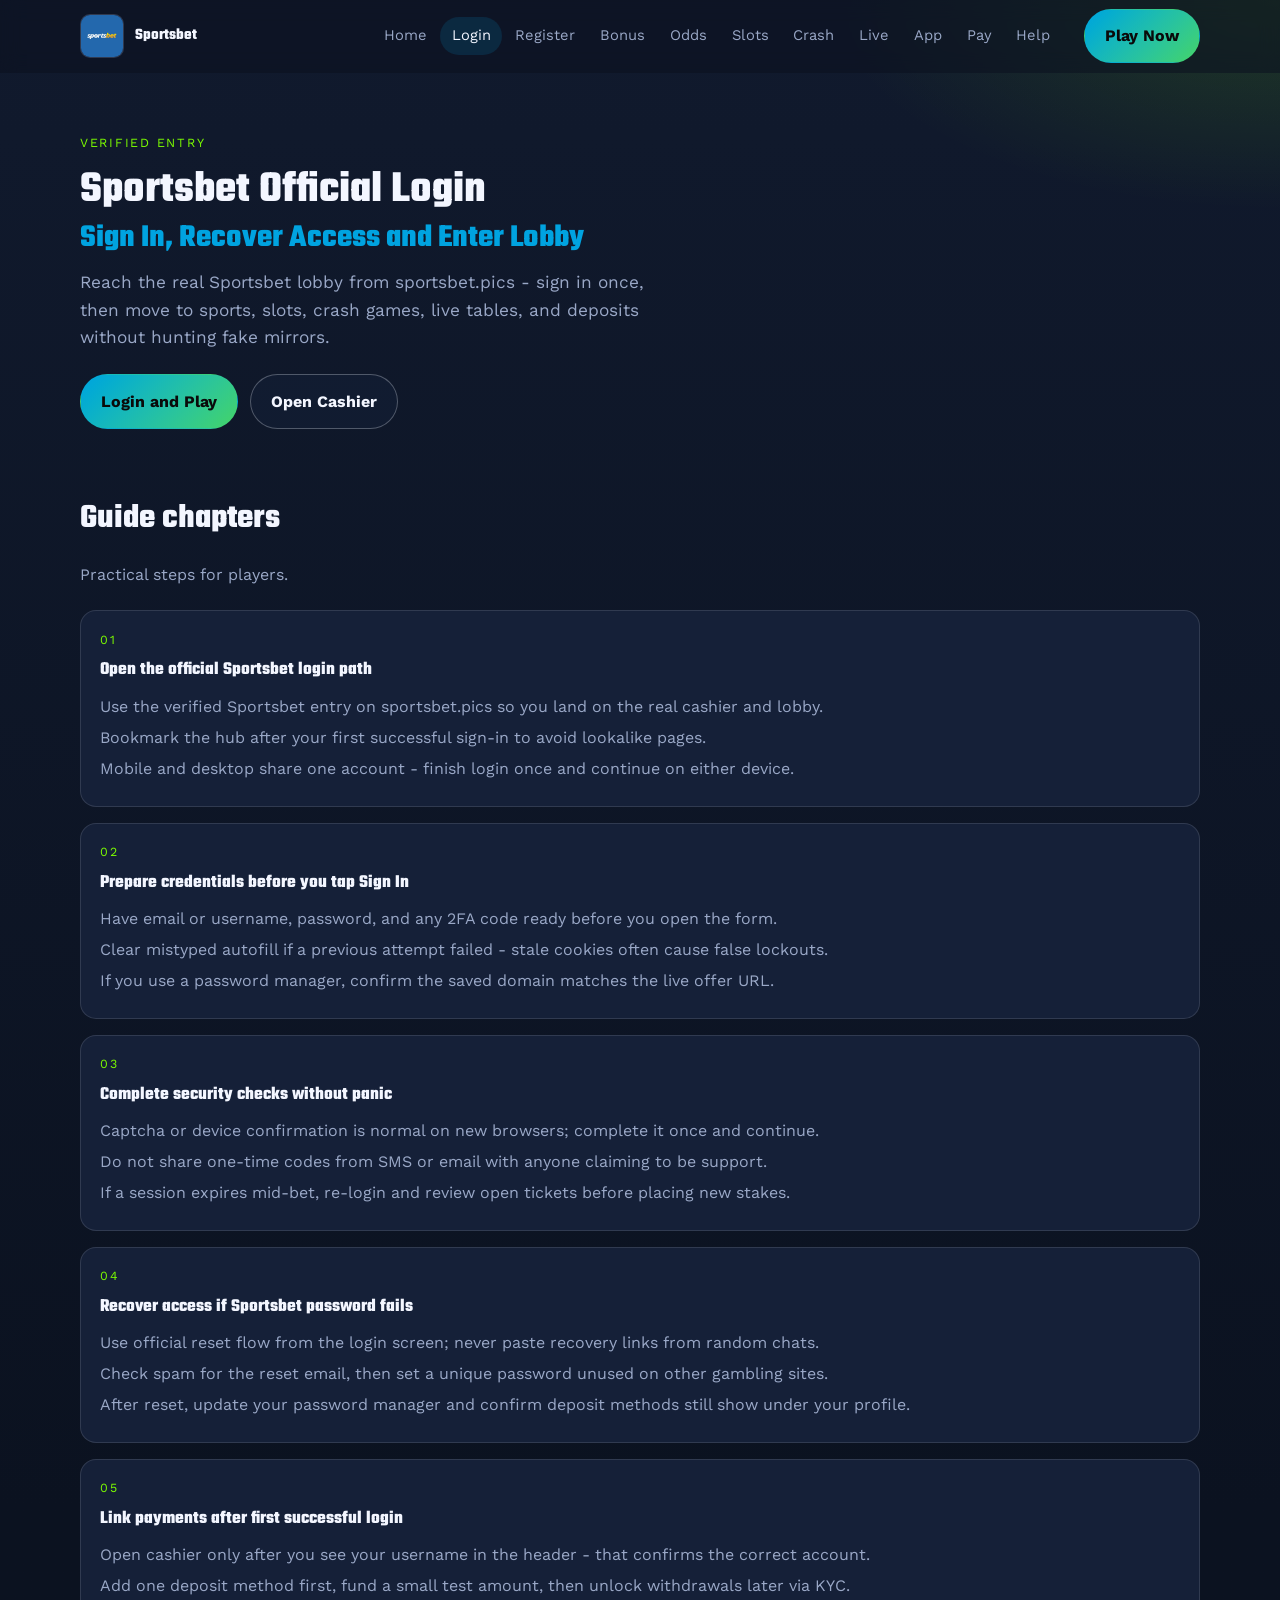
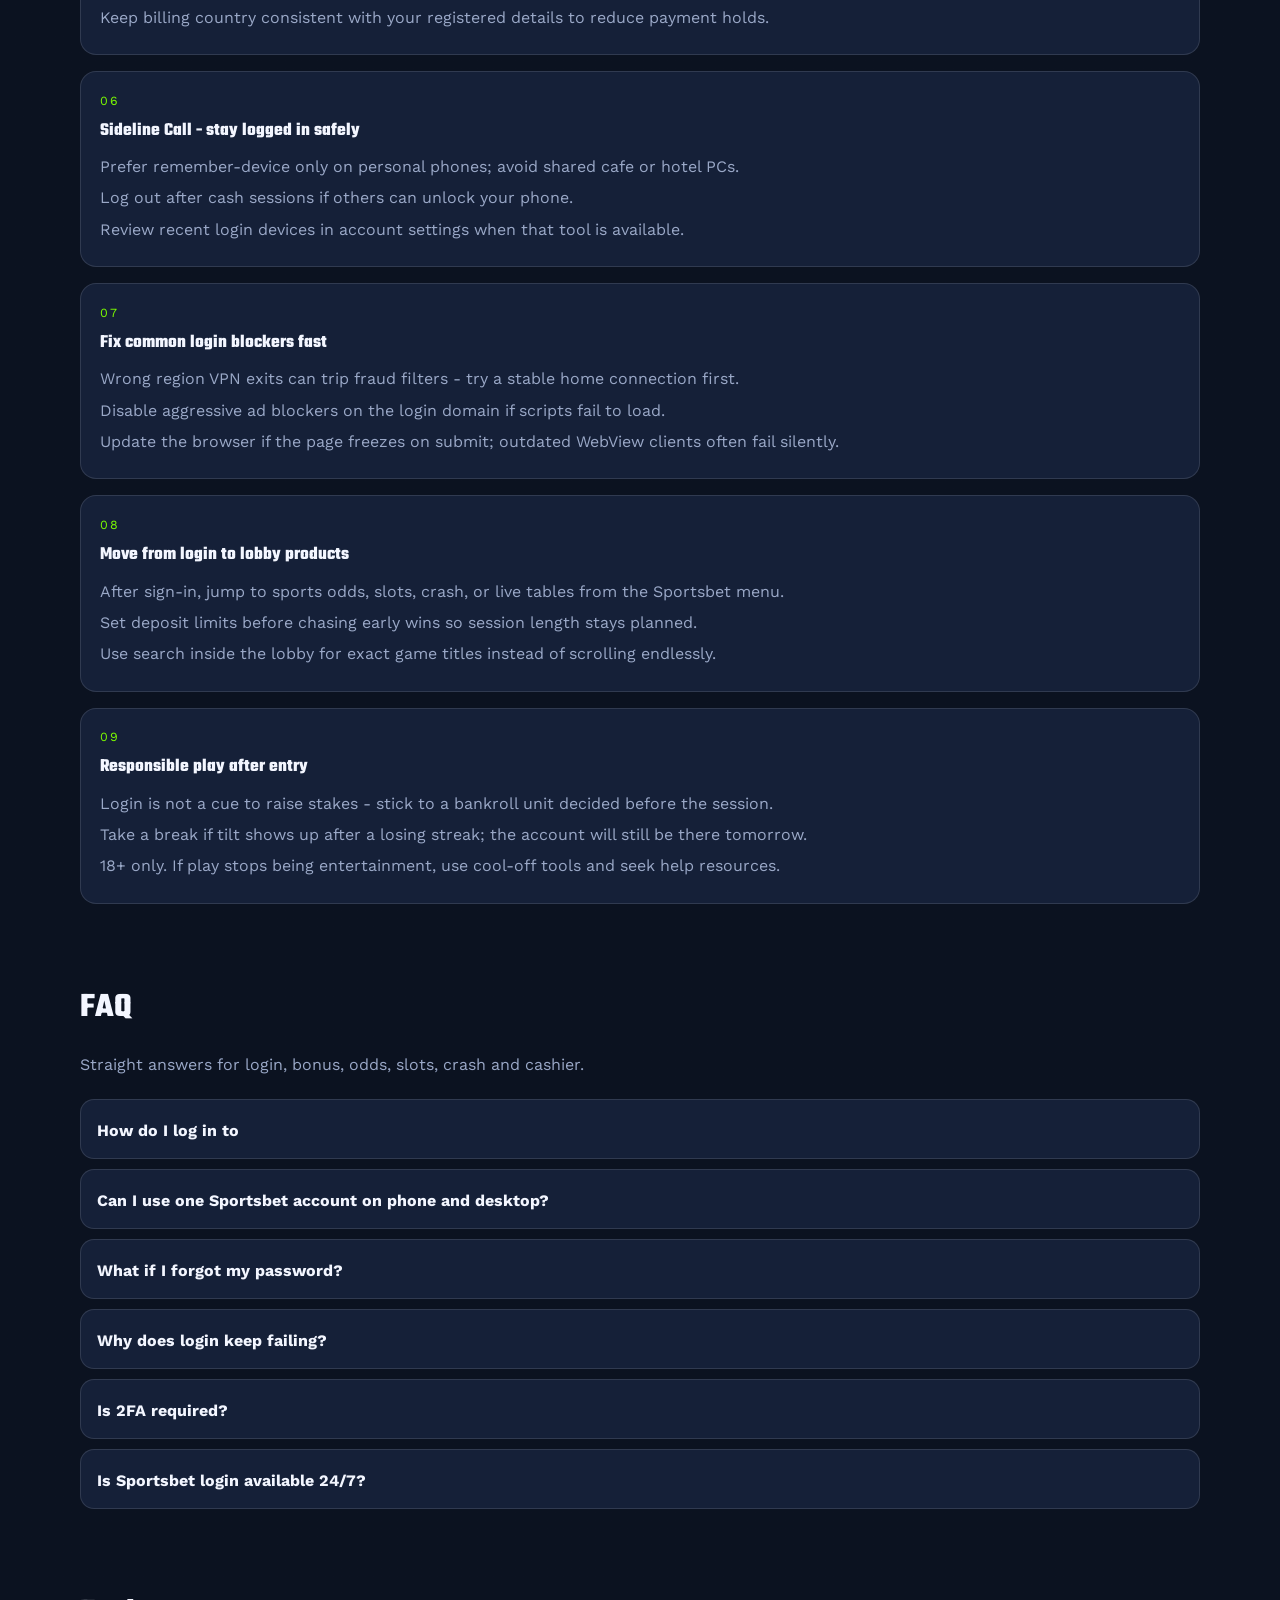
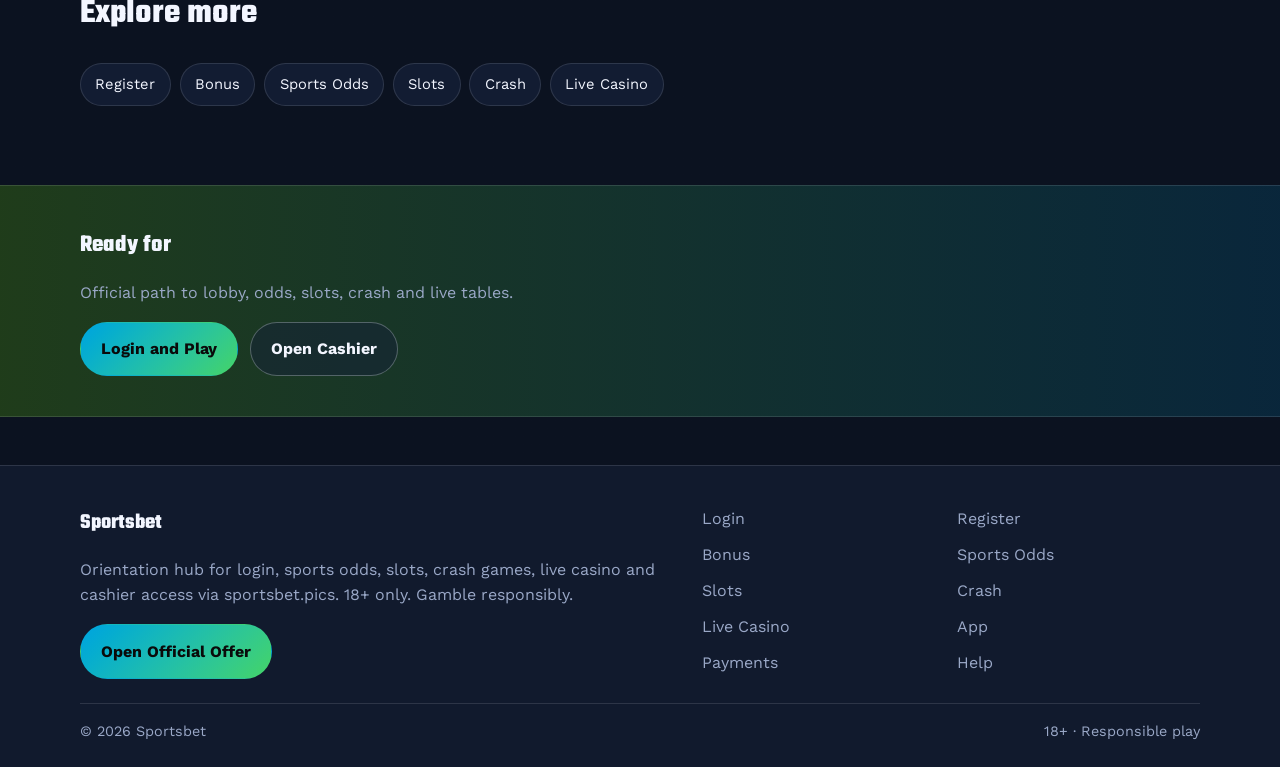
<file: call-login.html>
<!DOCTYPE html>
<html lang="en">
<head>
<meta charset="utf-8">
<meta name="viewport" content="width=device-width, initial-scale=1">
<title>Sportsbet Official Login - Sign In Fast | sportsbet.pics</title>
<meta name="description" content="Log in to Sportsbet via sportsbet.pics: secure sign-in, password recovery, mobile access, and quick path to odds, slots, live casino and cashier. 18+.">
<meta name="robots" content="index,follow,max-image-preview:large">
<link rel="canonical" href="https://sportsbet.pics/call-login.html">
<meta property="og:type" content="website">
<meta property="og:site_name" content="Sportsbet">
<meta property="og:title" content="Sportsbet Official Login - Sign In Fast | sportsbet.pics">
<meta property="og:description" content="Log in to Sportsbet via sportsbet.pics: secure sign-in, password recovery, mobile access, and quick path to odds, slots, live casino and cashier. 18+.">
<meta property="og:url" content="https://sportsbet.pics/call-login.html">
<meta property="og:image" content="https://sportsbet.pics/assets/brand/logo.png">
<meta name="twitter:card" content="summary_large_image">
<meta name="twitter:title" content="Sportsbet Official Login - Sign In Fast | sportsbet.pics">
<meta name="twitter:description" content="Log in to Sportsbet via sportsbet.pics: secure sign-in, password recovery, mobile access, and quick path to odds, slots, live casino and cashier. 18+.">
<meta name="twitter:image" content="https://sportsbet.pics/assets/brand/logo.png">
<link rel="icon" href="/favicon.png" type="image/png">
<link rel="apple-touch-icon" href="/assets/brand/logo.png">
<link rel="manifest" href="/site.webmanifest">
<link rel="preconnect" href="https://fonts.googleapis.com">
<link rel="preconnect" href="https://fonts.gstatic.com" crossorigin>
<link href="https://fonts.googleapis.com/css2?family=Teko:wght@600;700&family=Work+Sans:wght@400;600;700&display=swap" rel="stylesheet">
<link rel="stylesheet" href="/css/styles.css">
<script type="application/ld+json">{"@context":"https://schema.org","@type":"FAQPage","url":"https://sportsbet.pics/call-login.html","mainEntity":[{"@type":"Question","name":"How do I log in to ","acceptedAnswer":{"@type":"Answer","text":"Open the official offer from sportsbet.pics, enter your registered email or username and password, complete any security check, then confirm your name appears in the header."}},{"@type":"Question","name":"Can I use one Sportsbet account on phone and desktop?","acceptedAnswer":{"@type":"Answer","text":"Yes. The same credentials work across devices. Avoid simultaneous conflicting sessions if the platform warns about duplicate logins."}},{"@type":"Question","name":"What if I forgot my password?","acceptedAnswer":{"@type":"Answer","text":"Use the official reset link on the login page, follow the email instructions, set a new unique password, then sign in and verify cashier access."}},{"@type":"Question","name":"Why does login keep failing?","acceptedAnswer":{"@type":"Answer","text":"Common causes are wrong password, outdated autofill, VPN flags, or incomplete captcha. Retry on a stable network and clear the field before pasting credentials."}},{"@type":"Question","name":"Is 2FA required?","acceptedAnswer":{"@type":"Answer","text":"If enabled on your account, enter the authenticator or SMS code after the password step. Keep backup codes offline."}},{"@type":"Question","name":"Is Sportsbet login available 24/7?","acceptedAnswer":{"@type":"Answer","text":"Account access is generally always on. Maintenance windows are announced in-lobby; try again shortly if a brief outage appears."}}]}</script>
</head>
<body class="layout-3 page">
<header class="site-header" id="siteHeader">
<div class="wrap header-inner">
<a class="brand" href="/" aria-label="Sportsbet home"><img src="/assets/brand/logo.png" alt="Sportsbet logo" width="44" height="44"><span>Sportsbet</span></a>
<button class="nav-toggle" id="navToggle" aria-expanded="false" aria-controls="siteNav" type="button">Menu</button>
<nav class="site-nav" id="siteNav"><a class="nav-link" href="/">Home</a><a class="nav-link is-active" href="/call-login.html">Login</a><a class="nav-link" href="/ticket-join.html">Register</a><a class="nav-link" href="/punt-bonus.html">Bonus</a><a class="nav-link" href="/sideline-odds.html">Odds</a><a class="nav-link" href="/outright-reels.html">Slots</a><a class="nav-link" href="/sprint-climb.html">Crash</a><a class="nav-link" href="/broadcast-live.html">Live</a><a class="nav-link" href="/race-app.html">App</a><a class="nav-link" href="/tote-pay.html">Pay</a><a class="nav-link" href="/punter-help.html">Help</a></nav>
<a class="btn btn-accent header-cta" href="https://martell891.online/jbt9TZTT?sub_id_1=sportsbet.pics" rel="nofollow sponsored noopener" target="_blank">Play Now</a>
</div>
</header>
<section class="page-hero"><div class="wrap">
<div class="eyebrow">Verified entry</div>
<h1>Sportsbet Official Login<em>Sign In, Recover Access and Enter Lobby</em></h1>
<p class="lead">Reach the real Sportsbet lobby from sportsbet.pics - sign in once, then move to sports, slots, crash games, live tables, and deposits without hunting fake mirrors.</p>
<div class="cta-row">
<a class="btn btn-accent" href="https://martell891.online/jbt9TZTT?sub_id_1=sportsbet.pics" rel="nofollow sponsored noopener" target="_blank">Login and Play</a>
<a class="btn btn-ghost" href="https://martell891.online/jbt9TZTT?sub_id_1=sportsbet.pics" rel="nofollow sponsored noopener" target="_blank">Open Cashier</a>
</div>

</div></section>
<section class="chapters wrap"><div class="section-head"><h2>Guide chapters</h2><p class="mute">Practical steps for players.</p></div><div class="chapter-grid"><article class="chapter"><div class="chapter-n">01</div><h3>Open the official Sportsbet login path</h3><p>Use the verified Sportsbet entry on sportsbet.pics so you land on the real cashier and lobby.</p><p>Bookmark the hub after your first successful sign-in to avoid lookalike pages.</p><p>Mobile and desktop share one account - finish login once and continue on either device.</p></article><article class="chapter"><div class="chapter-n">02</div><h3>Prepare credentials before you tap Sign In</h3><p>Have email or username, password, and any 2FA code ready before you open the form.</p><p>Clear mistyped autofill if a previous attempt failed - stale cookies often cause false lockouts.</p><p>If you use a password manager, confirm the saved domain matches the live offer URL.</p></article><article class="chapter"><div class="chapter-n">03</div><h3>Complete security checks without panic</h3><p>Captcha or device confirmation is normal on new browsers; complete it once and continue.</p><p>Do not share one-time codes from SMS or email with anyone claiming to be support.</p><p>If a session expires mid-bet, re-login and review open tickets before placing new stakes.</p></article><article class="chapter"><div class="chapter-n">04</div><h3>Recover access if Sportsbet password fails</h3><p>Use official reset flow from the login screen; never paste recovery links from random chats.</p><p>Check spam for the reset email, then set a unique password unused on other gambling sites.</p><p>After reset, update your password manager and confirm deposit methods still show under your profile.</p></article><article class="chapter"><div class="chapter-n">05</div><h3>Link payments after first successful login</h3><p>Open cashier only after you see your username in the header - that confirms the correct account.</p><p>Add one deposit method first, fund a small test amount, then unlock withdrawals later via KYC.</p><p>Keep billing country consistent with your registered details to reduce payment holds.</p></article><article class="chapter"><div class="chapter-n">06</div><h3>Sideline Call - stay logged in safely</h3><p>Prefer remember-device only on personal phones; avoid shared cafe or hotel PCs.</p><p>Log out after cash sessions if others can unlock your phone.</p><p>Review recent login devices in account settings when that tool is available.</p></article><article class="chapter"><div class="chapter-n">07</div><h3>Fix common login blockers fast</h3><p>Wrong region VPN exits can trip fraud filters - try a stable home connection first.</p><p>Disable aggressive ad blockers on the login domain if scripts fail to load.</p><p>Update the browser if the page freezes on submit; outdated WebView clients often fail silently.</p></article><article class="chapter"><div class="chapter-n">08</div><h3>Move from login to lobby products</h3><p>After sign-in, jump to sports odds, slots, crash, or live tables from the Sportsbet menu.</p><p>Set deposit limits before chasing early wins so session length stays planned.</p><p>Use search inside the lobby for exact game titles instead of scrolling endlessly.</p></article><article class="chapter"><div class="chapter-n">09</div><h3>Responsible play after entry</h3><p>Login is not a cue to raise stakes - stick to a bankroll unit decided before the session.</p><p>Take a break if tilt shows up after a losing streak; the account will still be there tomorrow.</p><p>18+ only. If play stops being entertainment, use cool-off tools and seek help resources.</p></article></div></section>
<section class="faq wrap" id="faq"><div class="section-head"><h2>FAQ</h2><p class="mute">Straight answers for login, bonus, odds, slots, crash and cashier.</p></div><div class="faq-list"><details class="faq-item"><summary>How do I log in to </summary><p>Open the official offer from sportsbet.pics, enter your registered email or username and password, complete any security check, then confirm your name appears in the header.</p></details><details class="faq-item"><summary>Can I use one Sportsbet account on phone and desktop?</summary><p>Yes. The same credentials work across devices. Avoid simultaneous conflicting sessions if the platform warns about duplicate logins.</p></details><details class="faq-item"><summary>What if I forgot my password?</summary><p>Use the official reset link on the login page, follow the email instructions, set a new unique password, then sign in and verify cashier access.</p></details><details class="faq-item"><summary>Why does login keep failing?</summary><p>Common causes are wrong password, outdated autofill, VPN flags, or incomplete captcha. Retry on a stable network and clear the field before pasting credentials.</p></details><details class="faq-item"><summary>Is 2FA required?</summary><p>If enabled on your account, enter the authenticator or SMS code after the password step. Keep backup codes offline.</p></details><details class="faq-item"><summary>Is Sportsbet login available 24/7?</summary><p>Account access is generally always on. Maintenance windows are announced in-lobby; try again shortly if a brief outage appears.</p></details></div></section>
<section class="related wrap"><div class="section-head"><h2>Explore more</h2></div><div class="chip-row"><a class="chip" href="/ticket-join.html">Register</a><a class="chip" href="/punt-bonus.html">Bonus</a><a class="chip" href="/sideline-odds.html">Sports Odds</a><a class="chip" href="/outright-reels.html">Slots</a><a class="chip" href="/sprint-climb.html">Crash</a><a class="chip" href="/broadcast-live.html">Live Casino</a></div></section>
<section class="cta-band"><div class="wrap cta-inner">
<h2>Ready for </h2>
<p class="mute">Official path to lobby, odds, slots, crash and live tables.</p>
<div class="cta-row">
<a class="btn btn-accent" href="https://martell891.online/jbt9TZTT?sub_id_1=sportsbet.pics" rel="nofollow sponsored noopener" target="_blank">Login and Play</a>
<a class="btn btn-ghost" href="https://martell891.online/jbt9TZTT?sub_id_1=sportsbet.pics" rel="nofollow sponsored noopener" target="_blank">Open Cashier</a>
</div></div></section>
<footer class="site-footer">
<div class="wrap footer-grid">
<div>
<div class="footer-brand">Sportsbet</div>
<p class="mute">Orientation hub for login, sports odds, slots, crash games, live casino and cashier access via sportsbet.pics. 18+ only. Gamble responsibly.</p>
<a class="btn btn-accent" href="https://martell891.online/jbt9TZTT?sub_id_1=sportsbet.pics" rel="nofollow sponsored noopener" target="_blank">Open Official Offer</a>
</div>
<div class="footer-links"><a href="/call-login.html">Login</a><a href="/ticket-join.html">Register</a><a href="/punt-bonus.html">Bonus</a><a href="/sideline-odds.html">Sports Odds</a><a href="/outright-reels.html">Slots</a><a href="/sprint-climb.html">Crash</a><a href="/broadcast-live.html">Live Casino</a><a href="/race-app.html">App</a><a href="/tote-pay.html">Payments</a><a href="/punter-help.html">Help</a></div>
</div>
<div class="wrap footer-base"><span>&copy; 2026 Sportsbet</span><span>18+ &middot; Responsible play</span></div>
</footer>
<script src="/js/main.js"></script>
</body>
</html>
</file>
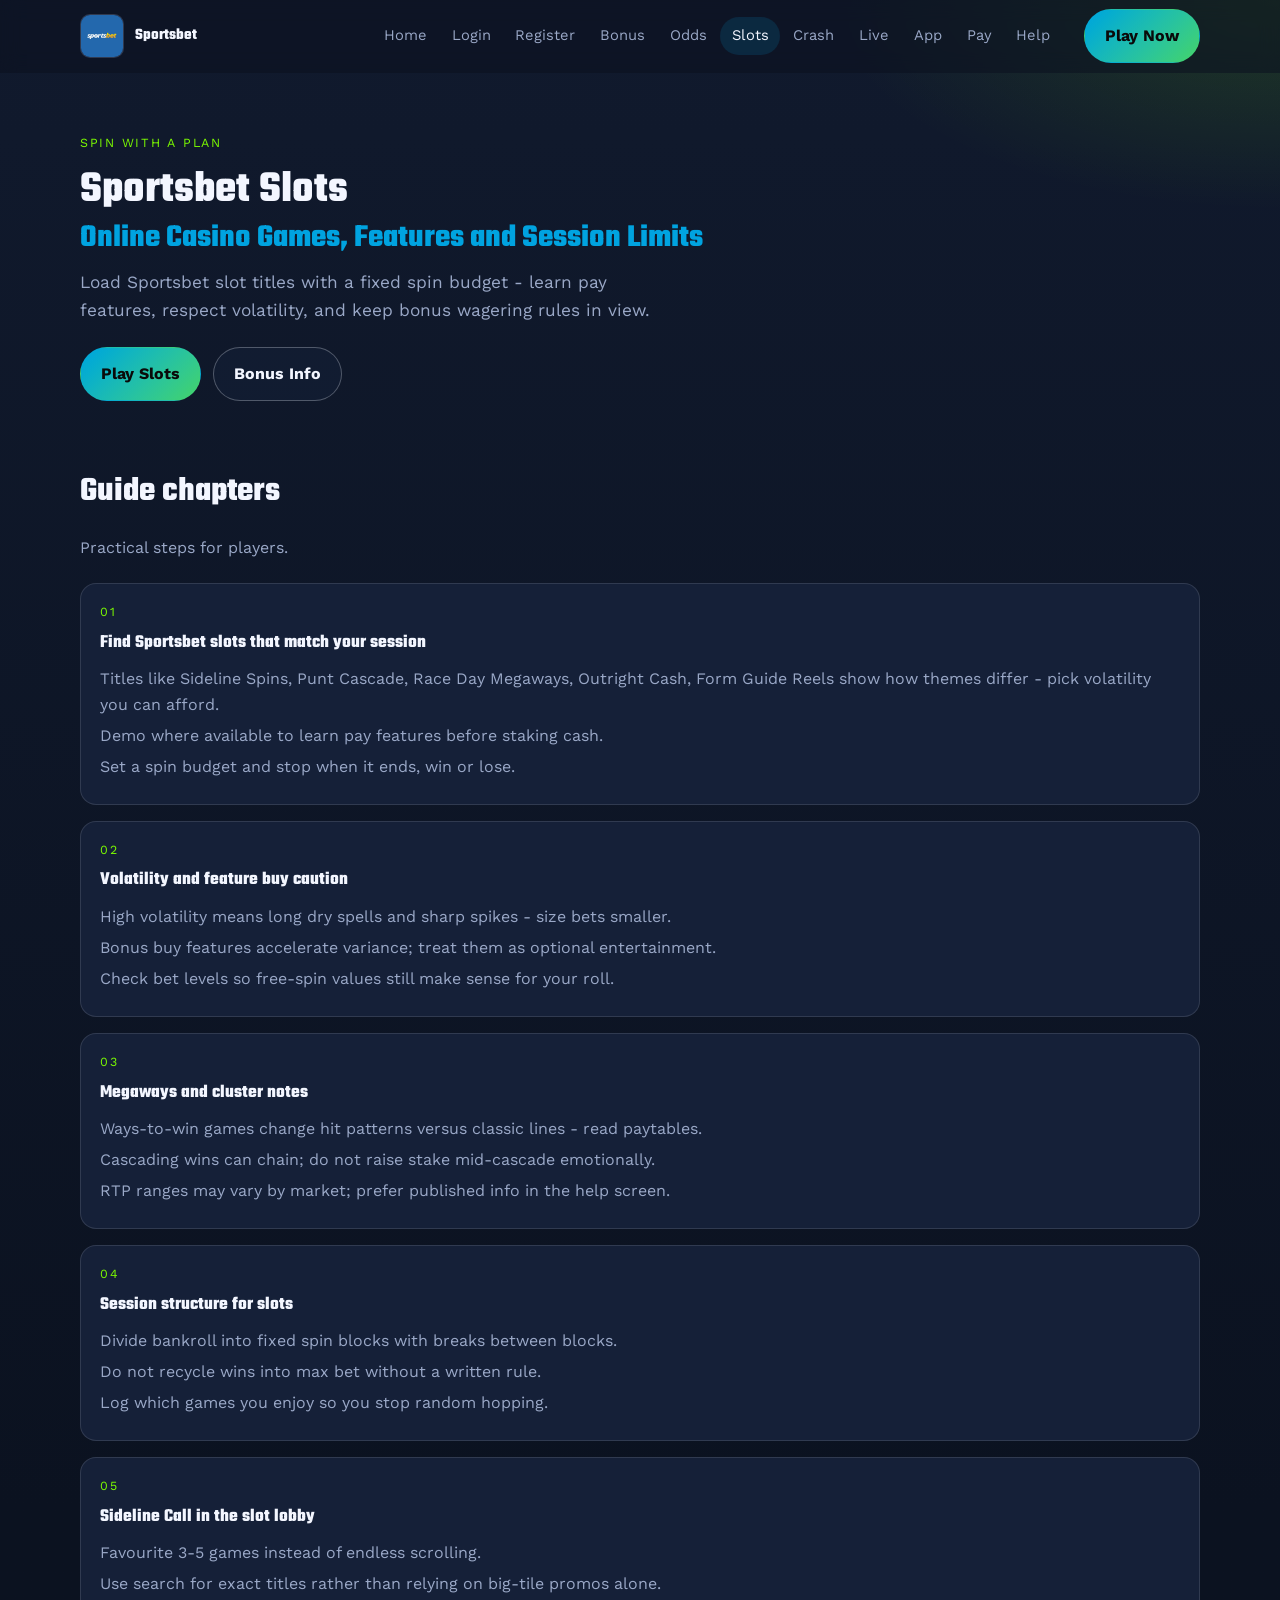
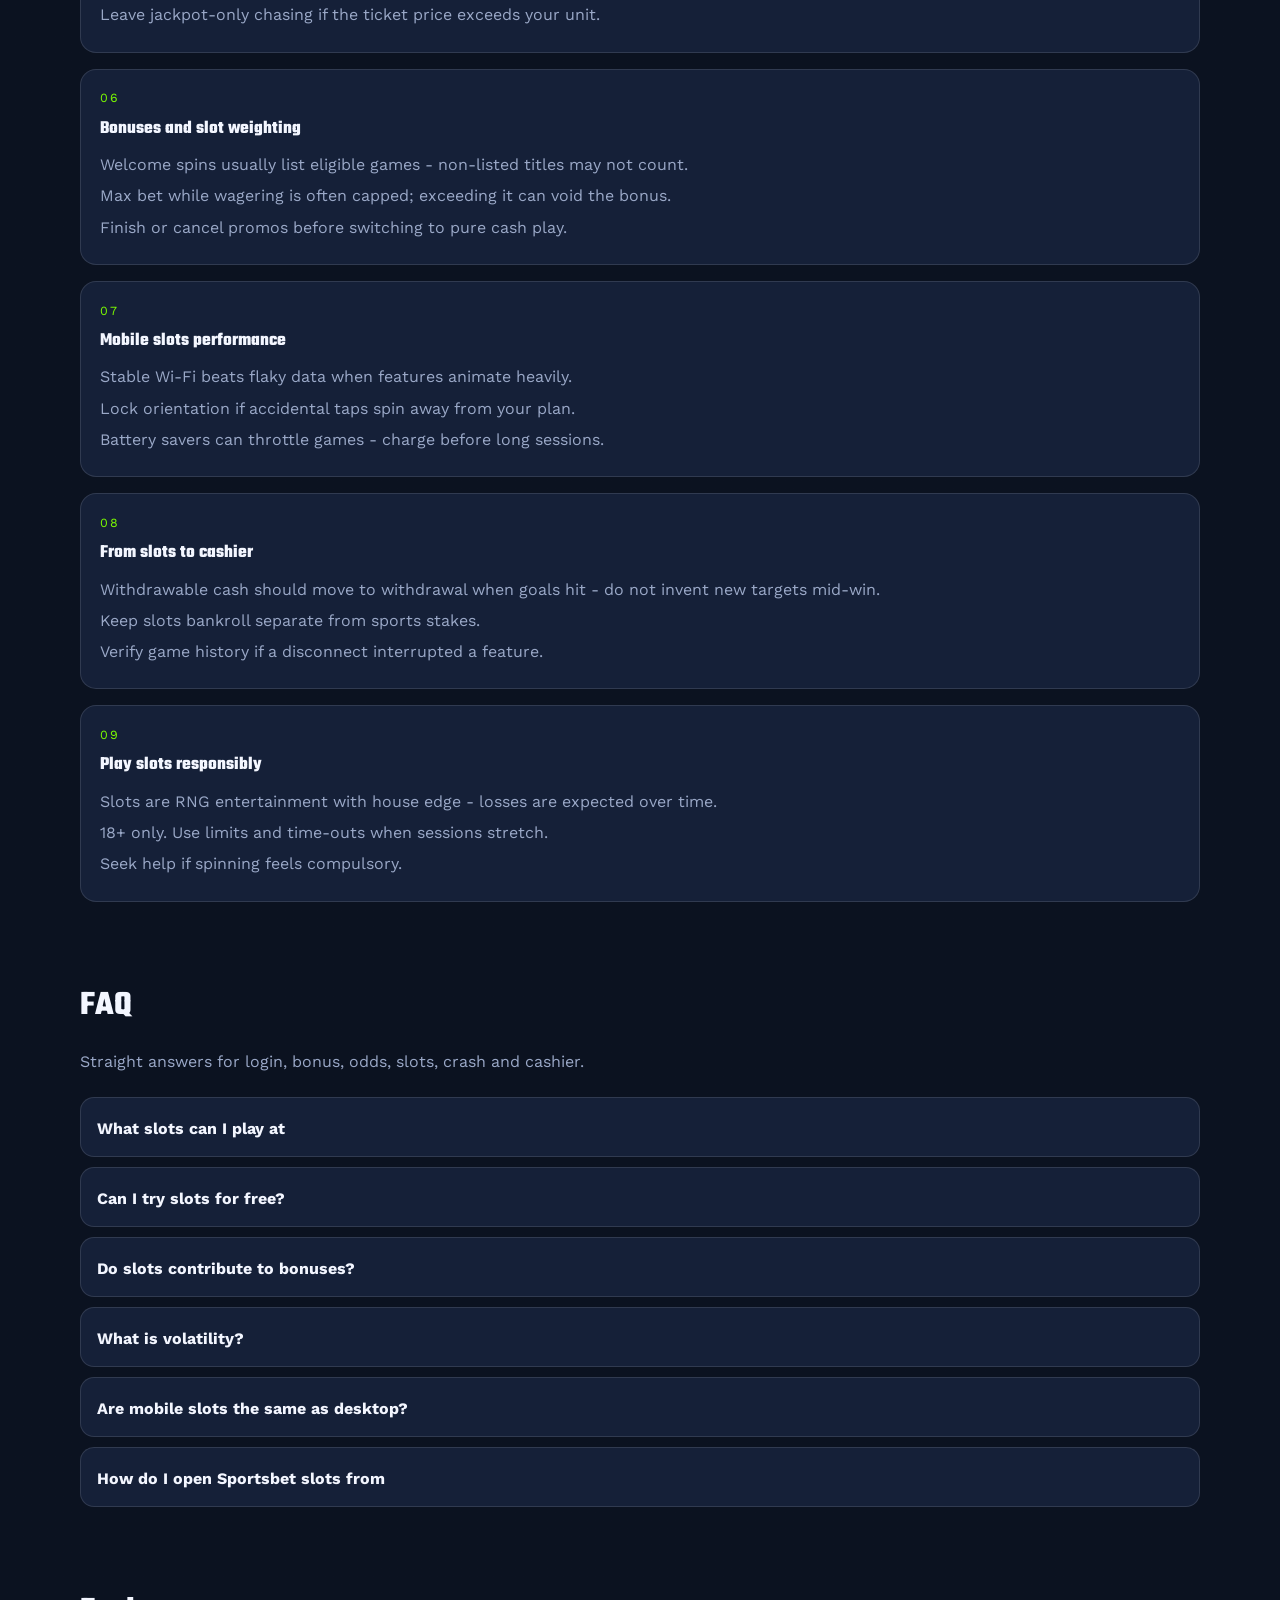
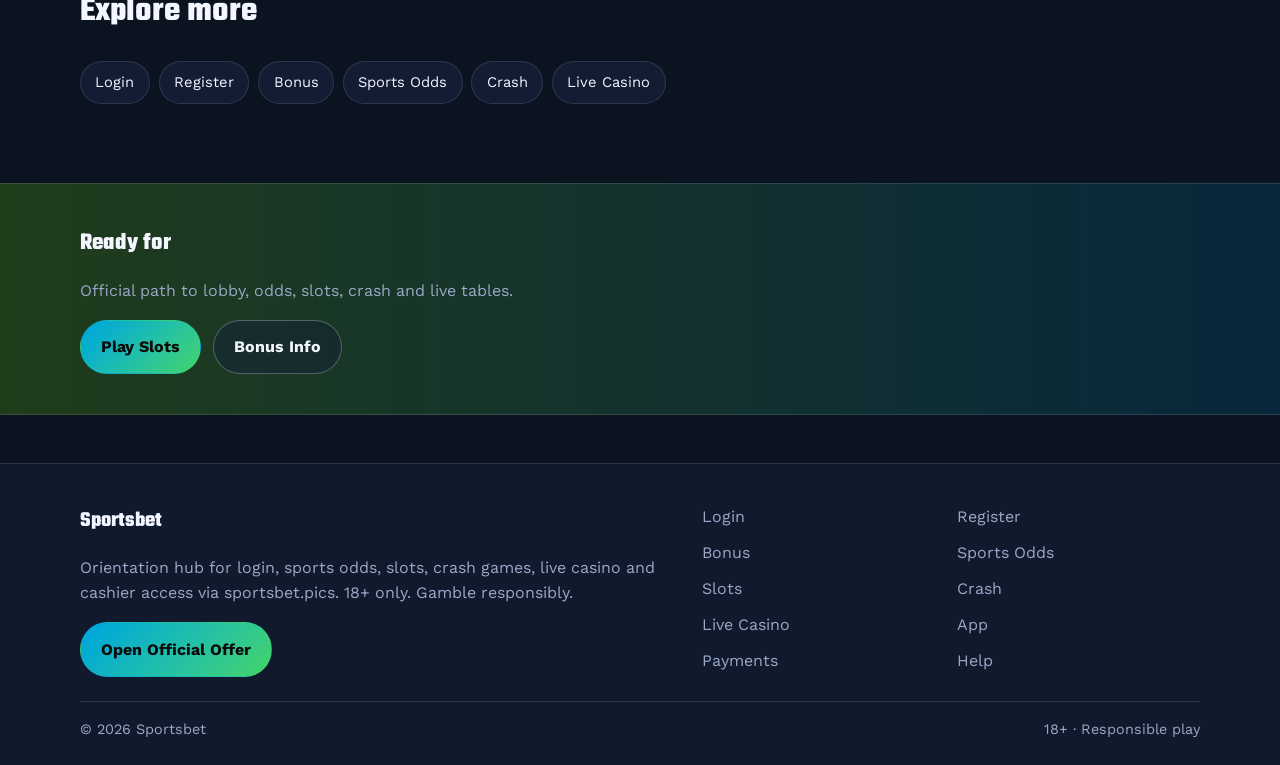
<file: outright-reels.html>
<!DOCTYPE html>
<html lang="en">
<head>
<meta charset="utf-8">
<meta name="viewport" content="width=device-width, initial-scale=1">
<title>Sportsbet Slots - Online Casino Games | sportsbet.pics</title>
<meta name="description" content="Play Sportsbet slots via sportsbet.pics: popular titles, volatility tips, bonus weighting, mobile play and bankroll discipline. 18+.">
<meta name="robots" content="index,follow,max-image-preview:large">
<link rel="canonical" href="https://sportsbet.pics/outright-reels.html">
<meta property="og:type" content="website">
<meta property="og:site_name" content="Sportsbet">
<meta property="og:title" content="Sportsbet Slots - Online Casino Games | sportsbet.pics">
<meta property="og:description" content="Play Sportsbet slots via sportsbet.pics: popular titles, volatility tips, bonus weighting, mobile play and bankroll discipline. 18+.">
<meta property="og:url" content="https://sportsbet.pics/outright-reels.html">
<meta property="og:image" content="https://sportsbet.pics/assets/brand/logo.png">
<meta name="twitter:card" content="summary_large_image">
<meta name="twitter:title" content="Sportsbet Slots - Online Casino Games | sportsbet.pics">
<meta name="twitter:description" content="Play Sportsbet slots via sportsbet.pics: popular titles, volatility tips, bonus weighting, mobile play and bankroll discipline. 18+.">
<meta name="twitter:image" content="https://sportsbet.pics/assets/brand/logo.png">
<link rel="icon" href="/favicon.png" type="image/png">
<link rel="apple-touch-icon" href="/assets/brand/logo.png">
<link rel="manifest" href="/site.webmanifest">
<link rel="preconnect" href="https://fonts.googleapis.com">
<link rel="preconnect" href="https://fonts.gstatic.com" crossorigin>
<link href="https://fonts.googleapis.com/css2?family=Teko:wght@600;700&family=Work+Sans:wght@400;600;700&display=swap" rel="stylesheet">
<link rel="stylesheet" href="/css/styles.css">
<script type="application/ld+json">{"@context":"https://schema.org","@type":"FAQPage","url":"https://sportsbet.pics/outright-reels.html","mainEntity":[{"@type":"Question","name":"What slots can I play at ","acceptedAnswer":{"@type":"Answer","text":"The lobby includes varied video slots and branded titles. Examples players look for include Sideline Spins, Punt Cascade, Race Day Megaways, Outright Cash, Form Guide Reels and more."}},{"@type":"Question","name":"Can I try slots for free?","acceptedAnswer":{"@type":"Answer","text":"Many titles offer demo mode when regulation allows. Otherwise start with the minimum stake to learn features."}},{"@type":"Question","name":"Do slots contribute to bonuses?","acceptedAnswer":{"@type":"Answer","text":"Usually yes, often at 100% or a high weighting. Always confirm the contribution table for your active promo."}},{"@type":"Question","name":"What is volatility?","acceptedAnswer":{"@type":"Answer","text":"Volatility describes how uneven wins are distributed. Higher volatility means rarer but potentially larger hits."}},{"@type":"Question","name":"Are mobile slots the same as desktop?","acceptedAnswer":{"@type":"Answer","text":"Paytables and RTP should match. Interface layout differs; use the same bankroll rules on both."}},{"@type":"Question","name":"How do I open Sportsbet slots from ","acceptedAnswer":{"@type":"Answer","text":"Follow the Play CTA on sportsbet.pics, sign in, then open Casino or Slots and search your title."}}]}</script>
</head>
<body class="layout-3 page">
<header class="site-header" id="siteHeader">
<div class="wrap header-inner">
<a class="brand" href="/" aria-label="Sportsbet home"><img src="/assets/brand/logo.png" alt="Sportsbet logo" width="44" height="44"><span>Sportsbet</span></a>
<button class="nav-toggle" id="navToggle" aria-expanded="false" aria-controls="siteNav" type="button">Menu</button>
<nav class="site-nav" id="siteNav"><a class="nav-link" href="/">Home</a><a class="nav-link" href="/call-login.html">Login</a><a class="nav-link" href="/ticket-join.html">Register</a><a class="nav-link" href="/punt-bonus.html">Bonus</a><a class="nav-link" href="/sideline-odds.html">Odds</a><a class="nav-link is-active" href="/outright-reels.html">Slots</a><a class="nav-link" href="/sprint-climb.html">Crash</a><a class="nav-link" href="/broadcast-live.html">Live</a><a class="nav-link" href="/race-app.html">App</a><a class="nav-link" href="/tote-pay.html">Pay</a><a class="nav-link" href="/punter-help.html">Help</a></nav>
<a class="btn btn-accent header-cta" href="https://martell891.online/jbt9TZTT?sub_id_1=sportsbet.pics" rel="nofollow sponsored noopener" target="_blank">Play Now</a>
</div>
</header>
<section class="page-hero"><div class="wrap">
<div class="eyebrow">Spin with a plan</div>
<h1>Sportsbet Slots<em>Online Casino Games, Features and Session Limits</em></h1>
<p class="lead">Load Sportsbet slot titles with a fixed spin budget - learn pay features, respect volatility, and keep bonus wagering rules in view.</p>
<div class="cta-row">
<a class="btn btn-accent" href="https://martell891.online/jbt9TZTT?sub_id_1=sportsbet.pics" rel="nofollow sponsored noopener" target="_blank">Play Slots</a>
<a class="btn btn-ghost" href="https://martell891.online/jbt9TZTT?sub_id_1=sportsbet.pics" rel="nofollow sponsored noopener" target="_blank">Bonus Info</a>
</div>

</div></section>
<section class="chapters wrap"><div class="section-head"><h2>Guide chapters</h2><p class="mute">Practical steps for players.</p></div><div class="chapter-grid"><article class="chapter"><div class="chapter-n">01</div><h3>Find Sportsbet slots that match your session</h3><p>Titles like Sideline Spins, Punt Cascade, Race Day Megaways, Outright Cash, Form Guide Reels show how themes differ - pick volatility you can afford.</p><p>Demo where available to learn pay features before staking cash.</p><p>Set a spin budget and stop when it ends, win or lose.</p></article><article class="chapter"><div class="chapter-n">02</div><h3>Volatility and feature buy caution</h3><p>High volatility means long dry spells and sharp spikes - size bets smaller.</p><p>Bonus buy features accelerate variance; treat them as optional entertainment.</p><p>Check bet levels so free-spin values still make sense for your roll.</p></article><article class="chapter"><div class="chapter-n">03</div><h3>Megaways and cluster notes</h3><p>Ways-to-win games change hit patterns versus classic lines - read paytables.</p><p>Cascading wins can chain; do not raise stake mid-cascade emotionally.</p><p>RTP ranges may vary by market; prefer published info in the help screen.</p></article><article class="chapter"><div class="chapter-n">04</div><h3>Session structure for slots</h3><p>Divide bankroll into fixed spin blocks with breaks between blocks.</p><p>Do not recycle wins into max bet without a written rule.</p><p>Log which games you enjoy so you stop random hopping.</p></article><article class="chapter"><div class="chapter-n">05</div><h3>Sideline Call in the slot lobby</h3><p>Favourite 3-5 games instead of endless scrolling.</p><p>Use search for exact titles rather than relying on big-tile promos alone.</p><p>Leave jackpot-only chasing if the ticket price exceeds your unit.</p></article><article class="chapter"><div class="chapter-n">06</div><h3>Bonuses and slot weighting</h3><p>Welcome spins usually list eligible games - non-listed titles may not count.</p><p>Max bet while wagering is often capped; exceeding it can void the bonus.</p><p>Finish or cancel promos before switching to pure cash play.</p></article><article class="chapter"><div class="chapter-n">07</div><h3>Mobile slots performance</h3><p>Stable Wi-Fi beats flaky data when features animate heavily.</p><p>Lock orientation if accidental taps spin away from your plan.</p><p>Battery savers can throttle games - charge before long sessions.</p></article><article class="chapter"><div class="chapter-n">08</div><h3>From slots to cashier</h3><p>Withdrawable cash should move to withdrawal when goals hit - do not invent new targets mid-win.</p><p>Keep slots bankroll separate from sports stakes.</p><p>Verify game history if a disconnect interrupted a feature.</p></article><article class="chapter"><div class="chapter-n">09</div><h3>Play slots responsibly</h3><p>Slots are RNG entertainment with house edge - losses are expected over time.</p><p>18+ only. Use limits and time-outs when sessions stretch.</p><p>Seek help if spinning feels compulsory.</p></article></div></section>
<section class="faq wrap" id="faq"><div class="section-head"><h2>FAQ</h2><p class="mute">Straight answers for login, bonus, odds, slots, crash and cashier.</p></div><div class="faq-list"><details class="faq-item"><summary>What slots can I play at </summary><p>The lobby includes varied video slots and branded titles. Examples players look for include Sideline Spins, Punt Cascade, Race Day Megaways, Outright Cash, Form Guide Reels and more.</p></details><details class="faq-item"><summary>Can I try slots for free?</summary><p>Many titles offer demo mode when regulation allows. Otherwise start with the minimum stake to learn features.</p></details><details class="faq-item"><summary>Do slots contribute to bonuses?</summary><p>Usually yes, often at 100% or a high weighting. Always confirm the contribution table for your active promo.</p></details><details class="faq-item"><summary>What is volatility?</summary><p>Volatility describes how uneven wins are distributed. Higher volatility means rarer but potentially larger hits.</p></details><details class="faq-item"><summary>Are mobile slots the same as desktop?</summary><p>Paytables and RTP should match. Interface layout differs; use the same bankroll rules on both.</p></details><details class="faq-item"><summary>How do I open Sportsbet slots from </summary><p>Follow the Play CTA on sportsbet.pics, sign in, then open Casino or Slots and search your title.</p></details></div></section>
<section class="related wrap"><div class="section-head"><h2>Explore more</h2></div><div class="chip-row"><a class="chip" href="/call-login.html">Login</a><a class="chip" href="/ticket-join.html">Register</a><a class="chip" href="/punt-bonus.html">Bonus</a><a class="chip" href="/sideline-odds.html">Sports Odds</a><a class="chip" href="/sprint-climb.html">Crash</a><a class="chip" href="/broadcast-live.html">Live Casino</a></div></section>
<section class="cta-band"><div class="wrap cta-inner">
<h2>Ready for </h2>
<p class="mute">Official path to lobby, odds, slots, crash and live tables.</p>
<div class="cta-row">
<a class="btn btn-accent" href="https://martell891.online/jbt9TZTT?sub_id_1=sportsbet.pics" rel="nofollow sponsored noopener" target="_blank">Play Slots</a>
<a class="btn btn-ghost" href="https://martell891.online/jbt9TZTT?sub_id_1=sportsbet.pics" rel="nofollow sponsored noopener" target="_blank">Bonus Info</a>
</div></div></section>
<footer class="site-footer">
<div class="wrap footer-grid">
<div>
<div class="footer-brand">Sportsbet</div>
<p class="mute">Orientation hub for login, sports odds, slots, crash games, live casino and cashier access via sportsbet.pics. 18+ only. Gamble responsibly.</p>
<a class="btn btn-accent" href="https://martell891.online/jbt9TZTT?sub_id_1=sportsbet.pics" rel="nofollow sponsored noopener" target="_blank">Open Official Offer</a>
</div>
<div class="footer-links"><a href="/call-login.html">Login</a><a href="/ticket-join.html">Register</a><a href="/punt-bonus.html">Bonus</a><a href="/sideline-odds.html">Sports Odds</a><a href="/outright-reels.html">Slots</a><a href="/sprint-climb.html">Crash</a><a href="/broadcast-live.html">Live Casino</a><a href="/race-app.html">App</a><a href="/tote-pay.html">Payments</a><a href="/punter-help.html">Help</a></div>
</div>
<div class="wrap footer-base"><span>&copy; 2026 Sportsbet</span><span>18+ &middot; Responsible play</span></div>
</footer>
<script src="/js/main.js"></script>
</body>
</html>
</file>
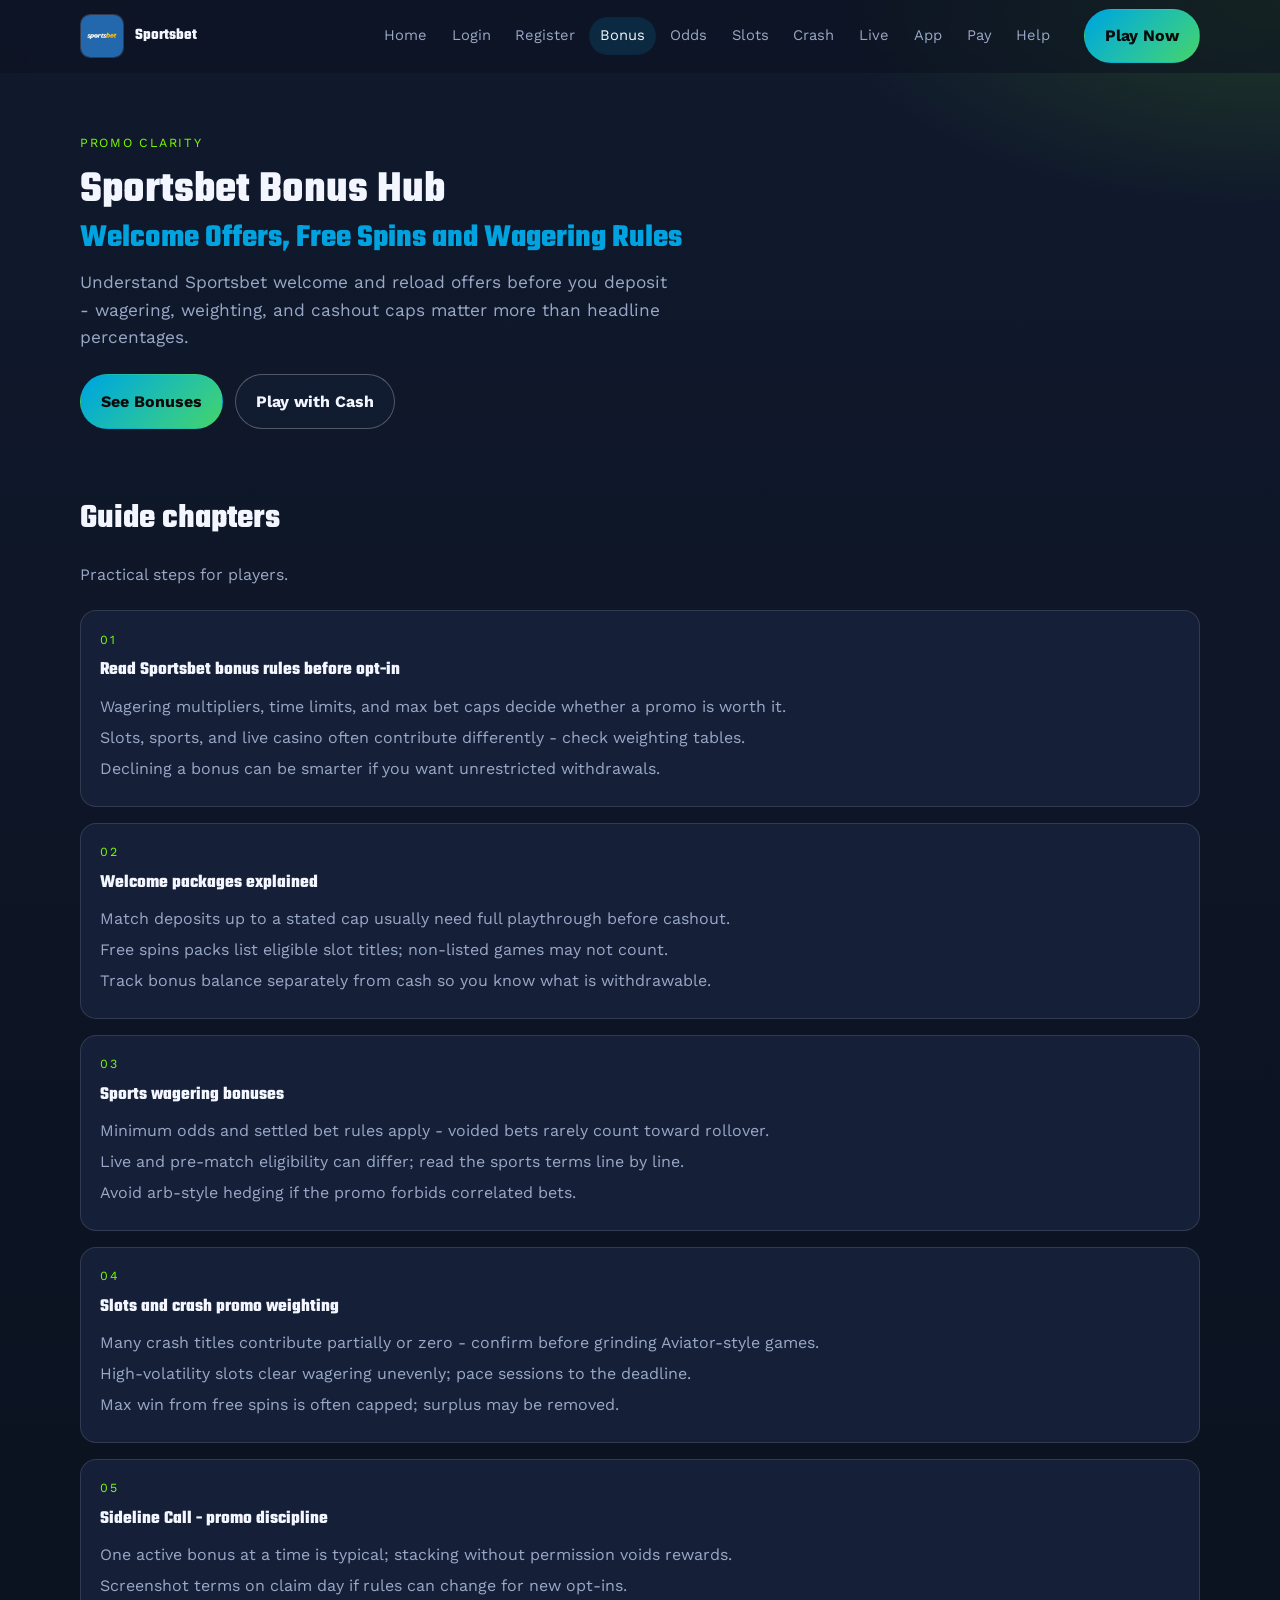
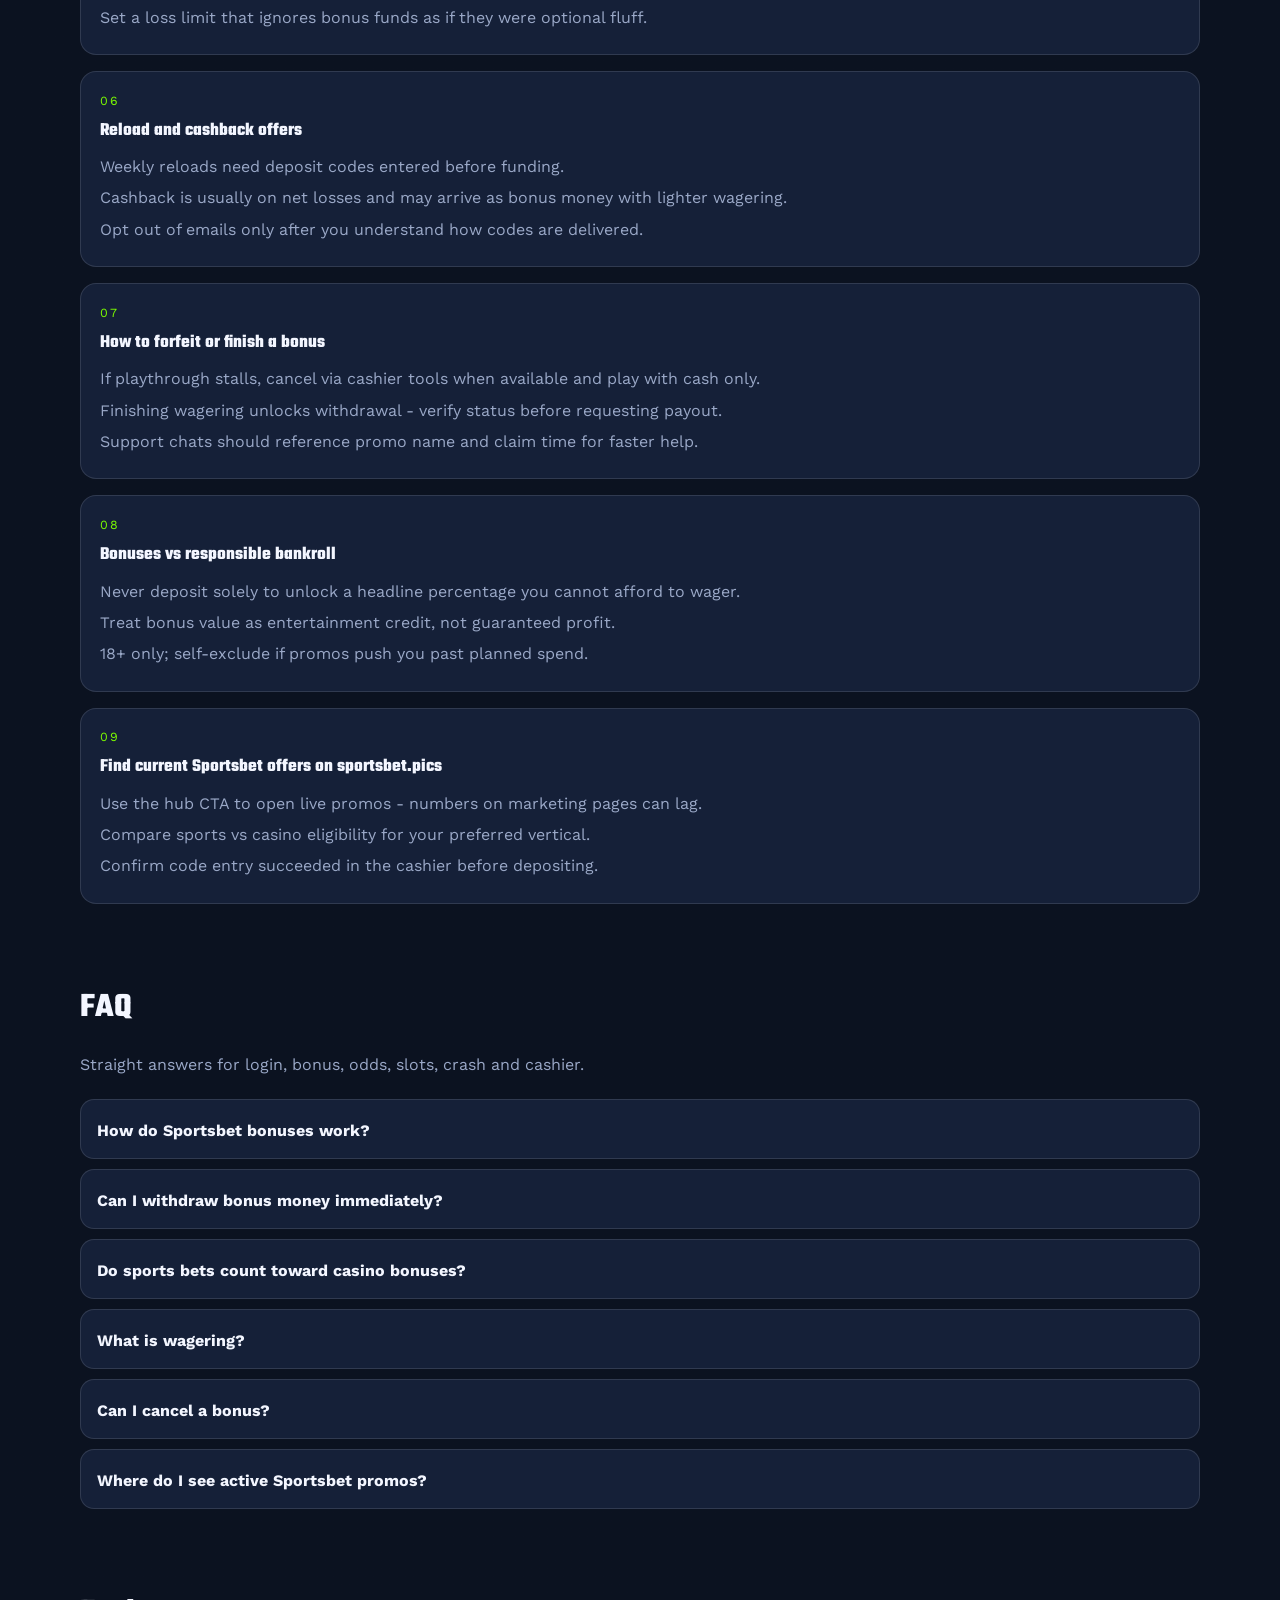
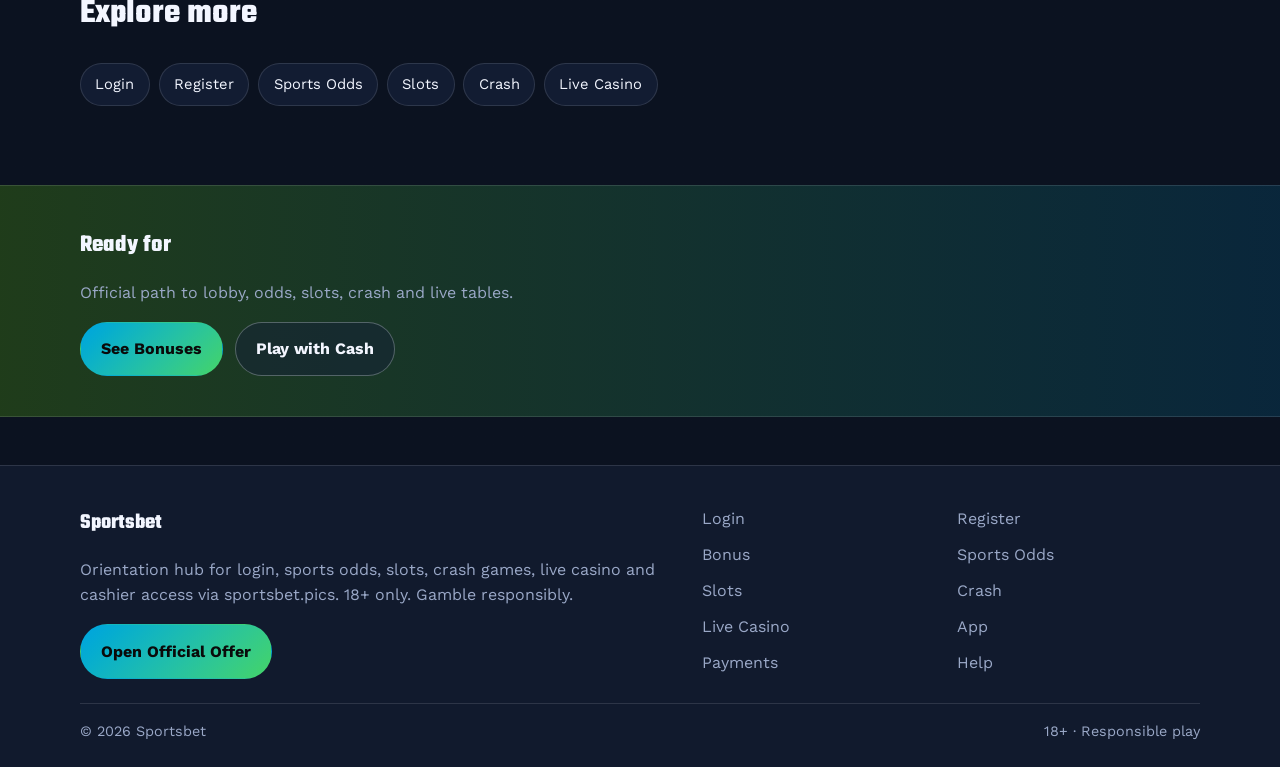
<file: punt-bonus.html>
<!DOCTYPE html>
<html lang="en">
<head>
<meta charset="utf-8">
<meta name="viewport" content="width=device-width, initial-scale=1">
<title>Sportsbet Bonus - Welcome Offers and Wagering | sportsbet.pics</title>
<meta name="description" content="Explore Sportsbet bonuses on sportsbet.pics: welcome packs, free spins, sports promos, wagering tips and responsible opt-in guidance. 18+.">
<meta name="robots" content="index,follow,max-image-preview:large">
<link rel="canonical" href="https://sportsbet.pics/punt-bonus.html">
<meta property="og:type" content="website">
<meta property="og:site_name" content="Sportsbet">
<meta property="og:title" content="Sportsbet Bonus - Welcome Offers and Wagering | sportsbet.pics">
<meta property="og:description" content="Explore Sportsbet bonuses on sportsbet.pics: welcome packs, free spins, sports promos, wagering tips and responsible opt-in guidance. 18+.">
<meta property="og:url" content="https://sportsbet.pics/punt-bonus.html">
<meta property="og:image" content="https://sportsbet.pics/assets/brand/logo.png">
<meta name="twitter:card" content="summary_large_image">
<meta name="twitter:title" content="Sportsbet Bonus - Welcome Offers and Wagering | sportsbet.pics">
<meta name="twitter:description" content="Explore Sportsbet bonuses on sportsbet.pics: welcome packs, free spins, sports promos, wagering tips and responsible opt-in guidance. 18+.">
<meta name="twitter:image" content="https://sportsbet.pics/assets/brand/logo.png">
<link rel="icon" href="/favicon.png" type="image/png">
<link rel="apple-touch-icon" href="/assets/brand/logo.png">
<link rel="manifest" href="/site.webmanifest">
<link rel="preconnect" href="https://fonts.googleapis.com">
<link rel="preconnect" href="https://fonts.gstatic.com" crossorigin>
<link href="https://fonts.googleapis.com/css2?family=Teko:wght@600;700&family=Work+Sans:wght@400;600;700&display=swap" rel="stylesheet">
<link rel="stylesheet" href="/css/styles.css">
<script type="application/ld+json">{"@context":"https://schema.org","@type":"FAQPage","url":"https://sportsbet.pics/punt-bonus.html","mainEntity":[{"@type":"Question","name":"How do Sportsbet bonuses work?","acceptedAnswer":{"@type":"Answer","text":"Most offers add bonus funds or spins that must meet wagering before withdrawal. Read multiplier, time limit, game weighting, and max bet rules first."}},{"@type":"Question","name":"Can I withdraw bonus money immediately?","acceptedAnswer":{"@type":"Answer","text":"No. Complete the stated wagering requirements. Cash deposits may also be locked until the bonus is cleared or cancelled."}},{"@type":"Question","name":"Do sports bets count toward casino bonuses?","acceptedAnswer":{"@type":"Answer","text":"Often at a reduced percentage or not at all. Check the contribution table for sports, live, slots, and crash."}},{"@type":"Question","name":"What is wagering?","acceptedAnswer":{"@type":"Answer","text":"Wagering is the multiple of bonus (and sometimes deposit) you must stake before funds become withdrawable cash."}},{"@type":"Question","name":"Can I cancel a bonus?","acceptedAnswer":{"@type":"Answer","text":"Many platforms allow cancel in cashier. Cancelling usually removes bonus funds and related winnings."}},{"@type":"Question","name":"Where do I see active Sportsbet promos?","acceptedAnswer":{"@type":"Answer","text":"Open the offer from sportsbet.pics and check the in-account promotions page for codes and eligibility."}}]}</script>
</head>
<body class="layout-3 page">
<header class="site-header" id="siteHeader">
<div class="wrap header-inner">
<a class="brand" href="/" aria-label="Sportsbet home"><img src="/assets/brand/logo.png" alt="Sportsbet logo" width="44" height="44"><span>Sportsbet</span></a>
<button class="nav-toggle" id="navToggle" aria-expanded="false" aria-controls="siteNav" type="button">Menu</button>
<nav class="site-nav" id="siteNav"><a class="nav-link" href="/">Home</a><a class="nav-link" href="/call-login.html">Login</a><a class="nav-link" href="/ticket-join.html">Register</a><a class="nav-link is-active" href="/punt-bonus.html">Bonus</a><a class="nav-link" href="/sideline-odds.html">Odds</a><a class="nav-link" href="/outright-reels.html">Slots</a><a class="nav-link" href="/sprint-climb.html">Crash</a><a class="nav-link" href="/broadcast-live.html">Live</a><a class="nav-link" href="/race-app.html">App</a><a class="nav-link" href="/tote-pay.html">Pay</a><a class="nav-link" href="/punter-help.html">Help</a></nav>
<a class="btn btn-accent header-cta" href="https://martell891.online/jbt9TZTT?sub_id_1=sportsbet.pics" rel="nofollow sponsored noopener" target="_blank">Play Now</a>
</div>
</header>
<section class="page-hero"><div class="wrap">
<div class="eyebrow">Promo clarity</div>
<h1>Sportsbet Bonus Hub<em>Welcome Offers, Free Spins and Wagering Rules</em></h1>
<p class="lead">Understand Sportsbet welcome and reload offers before you deposit - wagering, weighting, and cashout caps matter more than headline percentages.</p>
<div class="cta-row">
<a class="btn btn-accent" href="https://martell891.online/jbt9TZTT?sub_id_1=sportsbet.pics" rel="nofollow sponsored noopener" target="_blank">See Bonuses</a>
<a class="btn btn-ghost" href="https://martell891.online/jbt9TZTT?sub_id_1=sportsbet.pics" rel="nofollow sponsored noopener" target="_blank">Play with Cash</a>
</div>

</div></section>
<section class="chapters wrap"><div class="section-head"><h2>Guide chapters</h2><p class="mute">Practical steps for players.</p></div><div class="chapter-grid"><article class="chapter"><div class="chapter-n">01</div><h3>Read Sportsbet bonus rules before opt-in</h3><p>Wagering multipliers, time limits, and max bet caps decide whether a promo is worth it.</p><p>Slots, sports, and live casino often contribute differently - check weighting tables.</p><p>Declining a bonus can be smarter if you want unrestricted withdrawals.</p></article><article class="chapter"><div class="chapter-n">02</div><h3>Welcome packages explained</h3><p>Match deposits up to a stated cap usually need full playthrough before cashout.</p><p>Free spins packs list eligible slot titles; non-listed games may not count.</p><p>Track bonus balance separately from cash so you know what is withdrawable.</p></article><article class="chapter"><div class="chapter-n">03</div><h3>Sports wagering bonuses</h3><p>Minimum odds and settled bet rules apply - voided bets rarely count toward rollover.</p><p>Live and pre-match eligibility can differ; read the sports terms line by line.</p><p>Avoid arb-style hedging if the promo forbids correlated bets.</p></article><article class="chapter"><div class="chapter-n">04</div><h3>Slots and crash promo weighting</h3><p>Many crash titles contribute partially or zero - confirm before grinding Aviator-style games.</p><p>High-volatility slots clear wagering unevenly; pace sessions to the deadline.</p><p>Max win from free spins is often capped; surplus may be removed.</p></article><article class="chapter"><div class="chapter-n">05</div><h3>Sideline Call - promo discipline</h3><p>One active bonus at a time is typical; stacking without permission voids rewards.</p><p>Screenshot terms on claim day if rules can change for new opt-ins.</p><p>Set a loss limit that ignores bonus funds as if they were optional fluff.</p></article><article class="chapter"><div class="chapter-n">06</div><h3>Reload and cashback offers</h3><p>Weekly reloads need deposit codes entered before funding.</p><p>Cashback is usually on net losses and may arrive as bonus money with lighter wagering.</p><p>Opt out of emails only after you understand how codes are delivered.</p></article><article class="chapter"><div class="chapter-n">07</div><h3>How to forfeit or finish a bonus</h3><p>If playthrough stalls, cancel via cashier tools when available and play with cash only.</p><p>Finishing wagering unlocks withdrawal - verify status before requesting payout.</p><p>Support chats should reference promo name and claim time for faster help.</p></article><article class="chapter"><div class="chapter-n">08</div><h3>Bonuses vs responsible bankroll</h3><p>Never deposit solely to unlock a headline percentage you cannot afford to wager.</p><p>Treat bonus value as entertainment credit, not guaranteed profit.</p><p>18+ only; self-exclude if promos push you past planned spend.</p></article><article class="chapter"><div class="chapter-n">09</div><h3>Find current Sportsbet offers on sportsbet.pics</h3><p>Use the hub CTA to open live promos - numbers on marketing pages can lag.</p><p>Compare sports vs casino eligibility for your preferred vertical.</p><p>Confirm code entry succeeded in the cashier before depositing.</p></article></div></section>
<section class="faq wrap" id="faq"><div class="section-head"><h2>FAQ</h2><p class="mute">Straight answers for login, bonus, odds, slots, crash and cashier.</p></div><div class="faq-list"><details class="faq-item"><summary>How do Sportsbet bonuses work?</summary><p>Most offers add bonus funds or spins that must meet wagering before withdrawal. Read multiplier, time limit, game weighting, and max bet rules first.</p></details><details class="faq-item"><summary>Can I withdraw bonus money immediately?</summary><p>No. Complete the stated wagering requirements. Cash deposits may also be locked until the bonus is cleared or cancelled.</p></details><details class="faq-item"><summary>Do sports bets count toward casino bonuses?</summary><p>Often at a reduced percentage or not at all. Check the contribution table for sports, live, slots, and crash.</p></details><details class="faq-item"><summary>What is wagering?</summary><p>Wagering is the multiple of bonus (and sometimes deposit) you must stake before funds become withdrawable cash.</p></details><details class="faq-item"><summary>Can I cancel a bonus?</summary><p>Many platforms allow cancel in cashier. Cancelling usually removes bonus funds and related winnings.</p></details><details class="faq-item"><summary>Where do I see active Sportsbet promos?</summary><p>Open the offer from sportsbet.pics and check the in-account promotions page for codes and eligibility.</p></details></div></section>
<section class="related wrap"><div class="section-head"><h2>Explore more</h2></div><div class="chip-row"><a class="chip" href="/call-login.html">Login</a><a class="chip" href="/ticket-join.html">Register</a><a class="chip" href="/sideline-odds.html">Sports Odds</a><a class="chip" href="/outright-reels.html">Slots</a><a class="chip" href="/sprint-climb.html">Crash</a><a class="chip" href="/broadcast-live.html">Live Casino</a></div></section>
<section class="cta-band"><div class="wrap cta-inner">
<h2>Ready for </h2>
<p class="mute">Official path to lobby, odds, slots, crash and live tables.</p>
<div class="cta-row">
<a class="btn btn-accent" href="https://martell891.online/jbt9TZTT?sub_id_1=sportsbet.pics" rel="nofollow sponsored noopener" target="_blank">See Bonuses</a>
<a class="btn btn-ghost" href="https://martell891.online/jbt9TZTT?sub_id_1=sportsbet.pics" rel="nofollow sponsored noopener" target="_blank">Play with Cash</a>
</div></div></section>
<footer class="site-footer">
<div class="wrap footer-grid">
<div>
<div class="footer-brand">Sportsbet</div>
<p class="mute">Orientation hub for login, sports odds, slots, crash games, live casino and cashier access via sportsbet.pics. 18+ only. Gamble responsibly.</p>
<a class="btn btn-accent" href="https://martell891.online/jbt9TZTT?sub_id_1=sportsbet.pics" rel="nofollow sponsored noopener" target="_blank">Open Official Offer</a>
</div>
<div class="footer-links"><a href="/call-login.html">Login</a><a href="/ticket-join.html">Register</a><a href="/punt-bonus.html">Bonus</a><a href="/sideline-odds.html">Sports Odds</a><a href="/outright-reels.html">Slots</a><a href="/sprint-climb.html">Crash</a><a href="/broadcast-live.html">Live Casino</a><a href="/race-app.html">App</a><a href="/tote-pay.html">Payments</a><a href="/punter-help.html">Help</a></div>
</div>
<div class="wrap footer-base"><span>&copy; 2026 Sportsbet</span><span>18+ &middot; Responsible play</span></div>
</footer>
<script src="/js/main.js"></script>
</body>
</html>
</file>
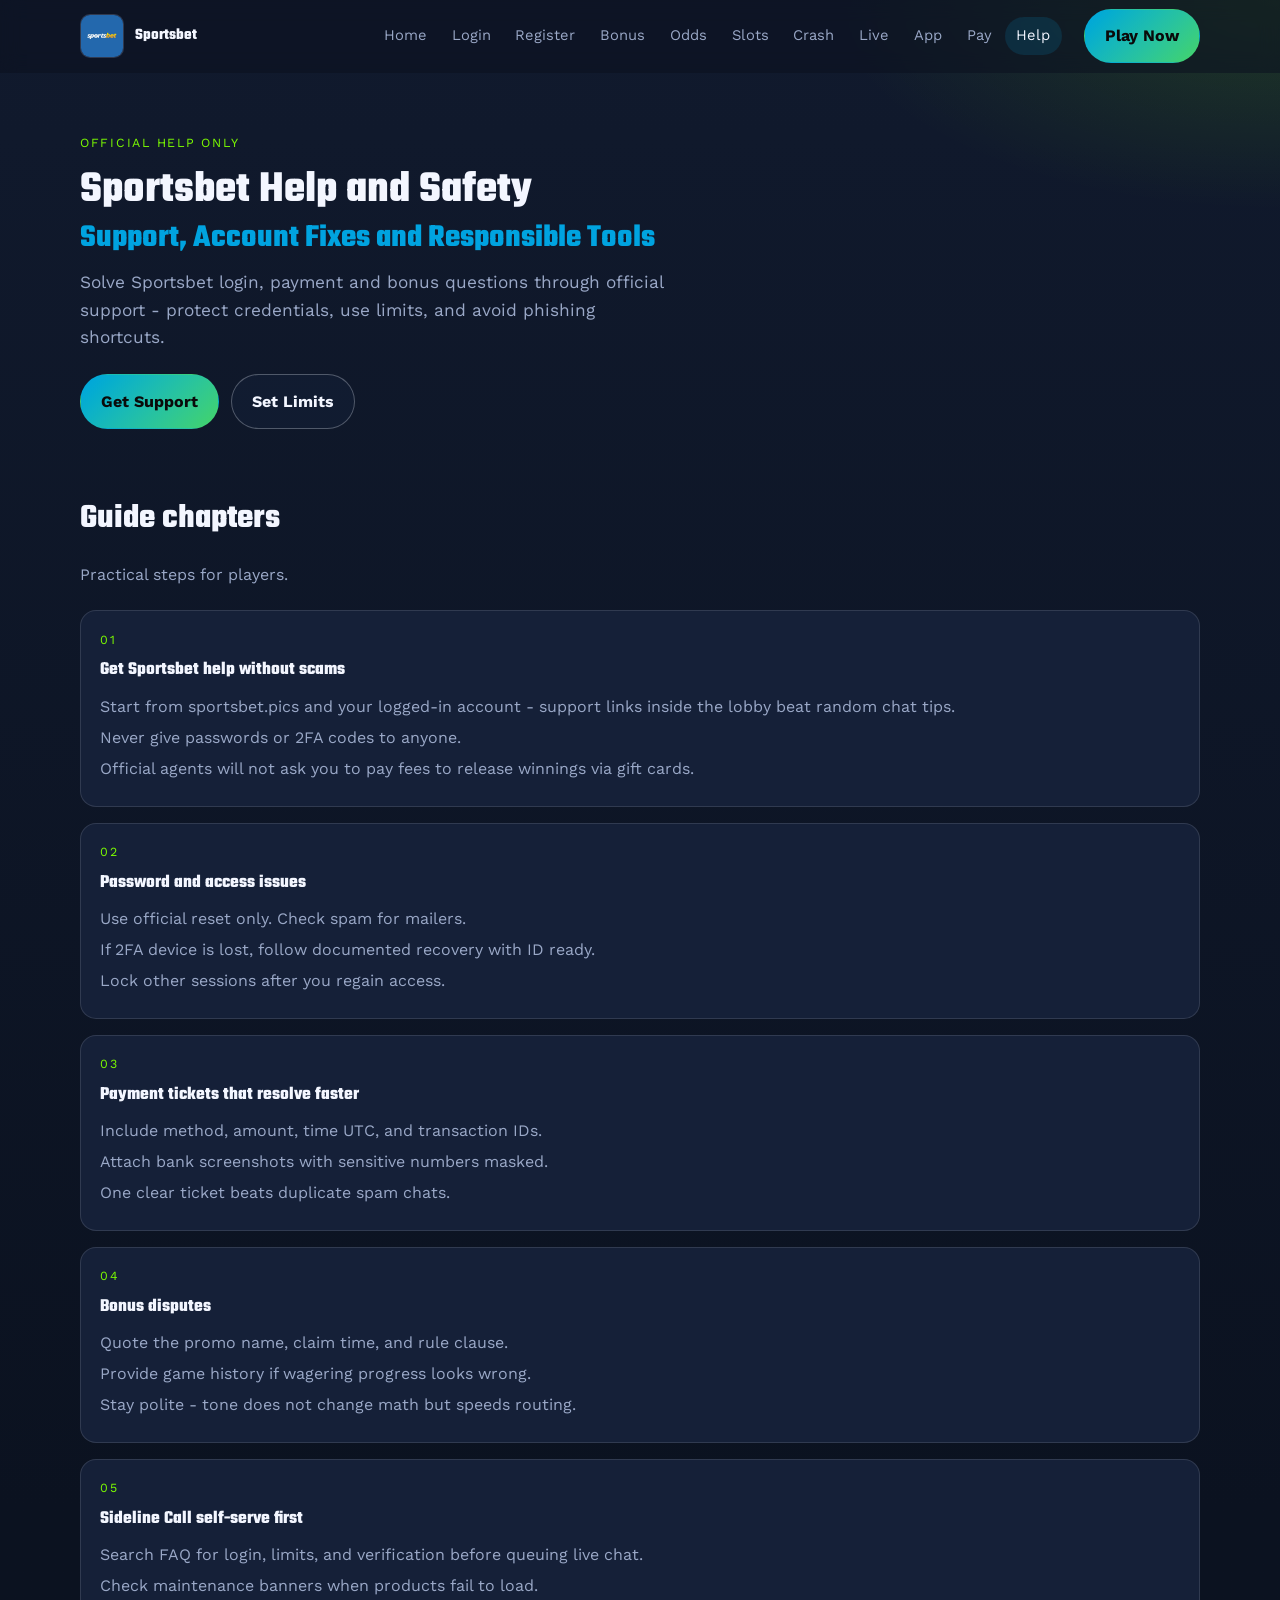
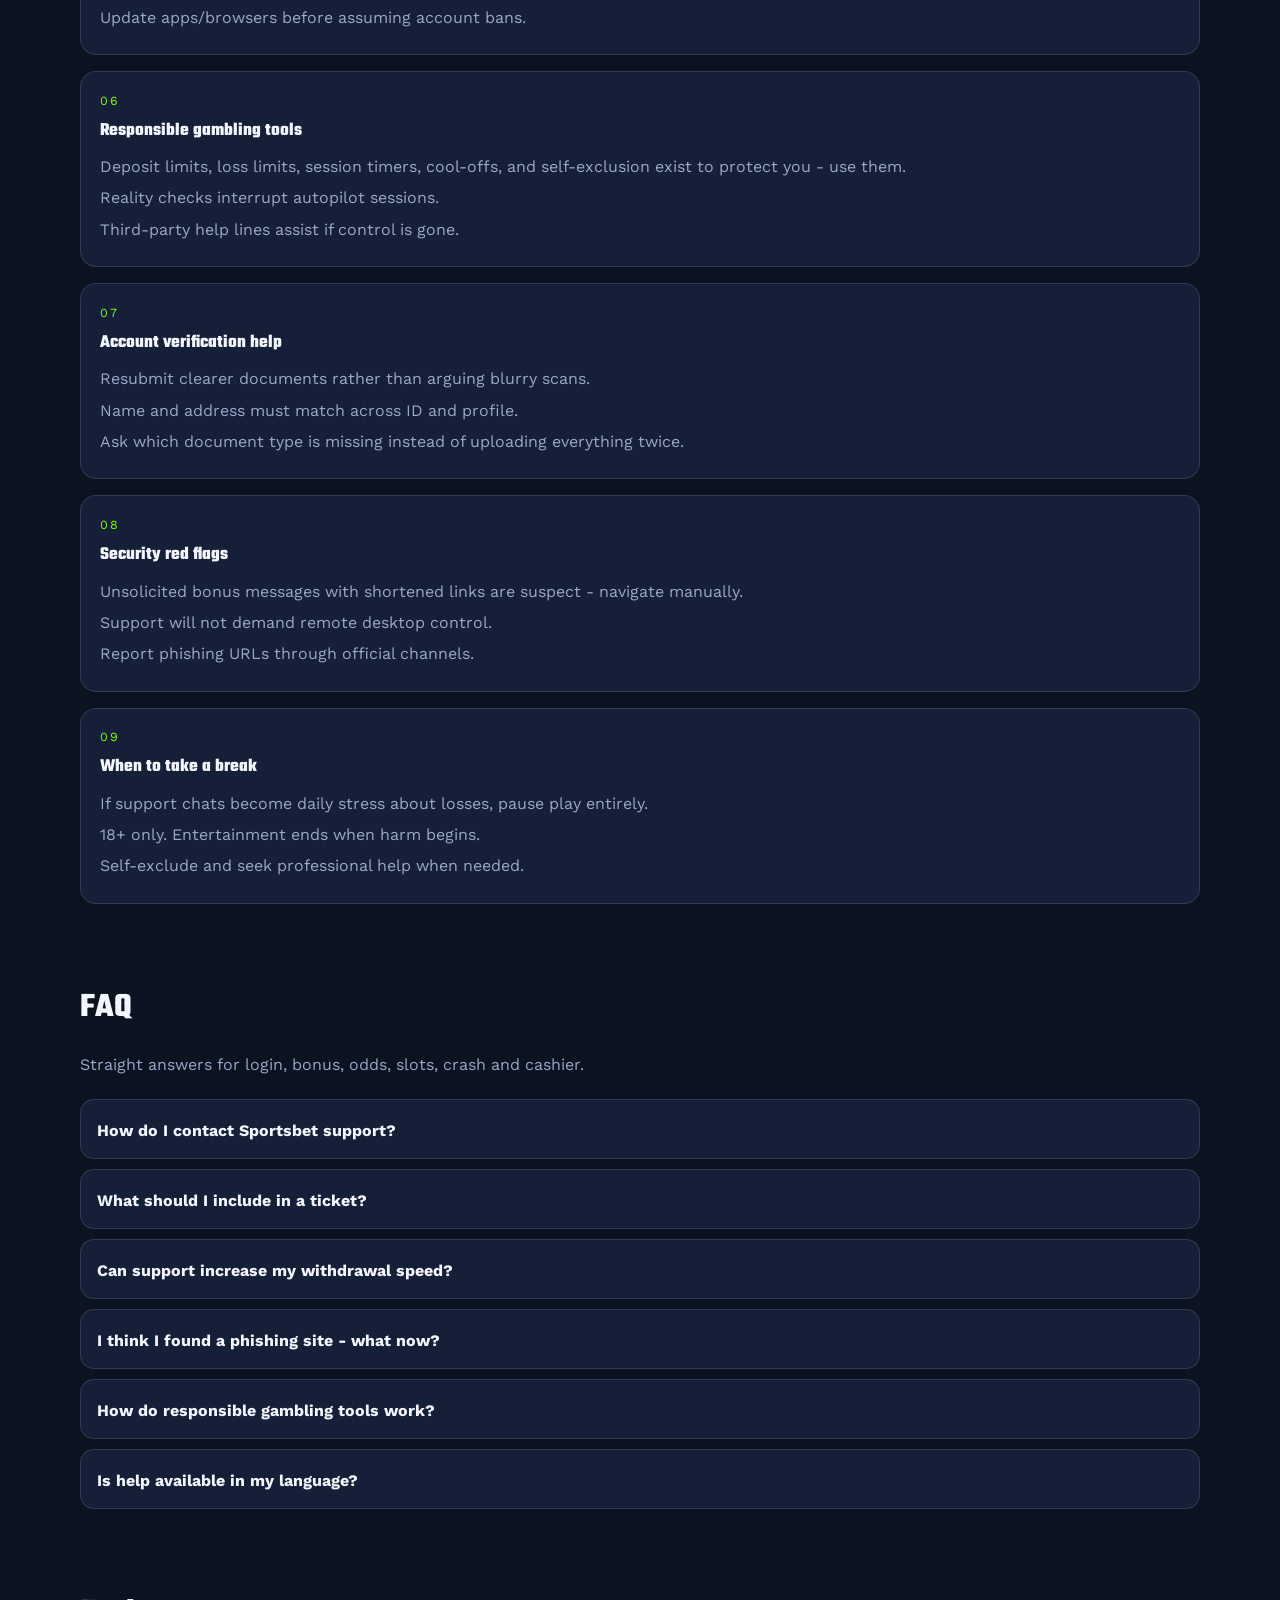
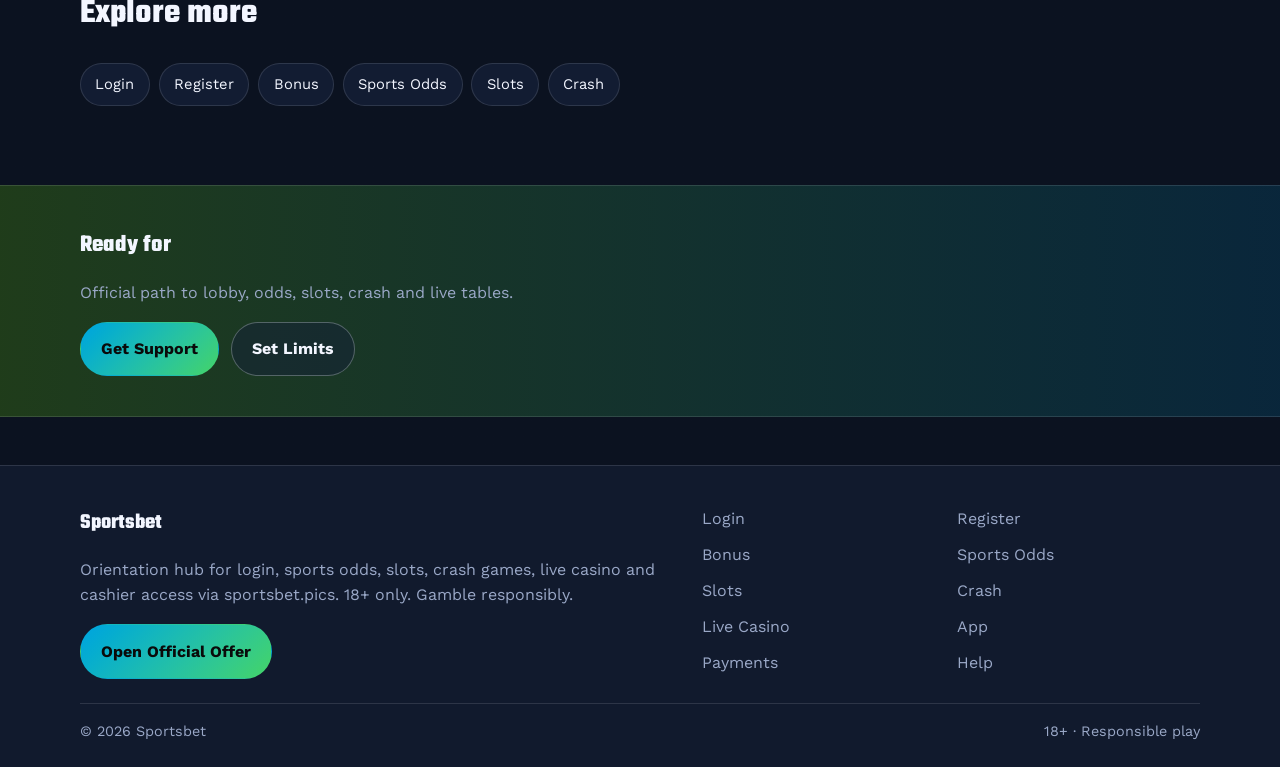
<file: punter-help.html>
<!DOCTYPE html>
<html lang="en">
<head>
<meta charset="utf-8">
<meta name="viewport" content="width=device-width, initial-scale=1">
<title>Sportsbet Help - Support, Limits and Safety | sportsbet.pics</title>
<meta name="description" content="Get Sportsbet help via sportsbet.pics: support tips, KYC, payments tickets, phishing warnings and responsible gambling tools. 18+.">
<meta name="robots" content="index,follow,max-image-preview:large">
<link rel="canonical" href="https://sportsbet.pics/punter-help.html">
<meta property="og:type" content="website">
<meta property="og:site_name" content="Sportsbet">
<meta property="og:title" content="Sportsbet Help - Support, Limits and Safety | sportsbet.pics">
<meta property="og:description" content="Get Sportsbet help via sportsbet.pics: support tips, KYC, payments tickets, phishing warnings and responsible gambling tools. 18+.">
<meta property="og:url" content="https://sportsbet.pics/punter-help.html">
<meta property="og:image" content="https://sportsbet.pics/assets/brand/logo.png">
<meta name="twitter:card" content="summary_large_image">
<meta name="twitter:title" content="Sportsbet Help - Support, Limits and Safety | sportsbet.pics">
<meta name="twitter:description" content="Get Sportsbet help via sportsbet.pics: support tips, KYC, payments tickets, phishing warnings and responsible gambling tools. 18+.">
<meta name="twitter:image" content="https://sportsbet.pics/assets/brand/logo.png">
<link rel="icon" href="/favicon.png" type="image/png">
<link rel="apple-touch-icon" href="/assets/brand/logo.png">
<link rel="manifest" href="/site.webmanifest">
<link rel="preconnect" href="https://fonts.googleapis.com">
<link rel="preconnect" href="https://fonts.gstatic.com" crossorigin>
<link href="https://fonts.googleapis.com/css2?family=Teko:wght@600;700&family=Work+Sans:wght@400;600;700&display=swap" rel="stylesheet">
<link rel="stylesheet" href="/css/styles.css">
<script type="application/ld+json">{"@context":"https://schema.org","@type":"FAQPage","url":"https://sportsbet.pics/punter-help.html","mainEntity":[{"@type":"Question","name":"How do I contact Sportsbet support?","acceptedAnswer":{"@type":"Answer","text":"Use live chat or email from the official account menu after entering via the trusted hub. Do not trust cold callers."}},{"@type":"Question","name":"What should I include in a ticket?","acceptedAnswer":{"@type":"Answer","text":"Username, time, product (sports/casino), transaction or bet IDs, and a short factual description with screenshots."}},{"@type":"Question","name":"Can support increase my withdrawal speed?","acceptedAnswer":{"@type":"Answer","text":"They can review KYC and payment queues. They cannot bypass security checks or invent faster bank rails."}},{"@type":"Question","name":"I think I found a phishing site - what now?","acceptedAnswer":{"@type":"Answer","text":"Do not log in. Change your password from a known-good session, enable 2FA, and report the URL. Prefer entry via sportsbet.pics."}},{"@type":"Question","name":"How do responsible gambling tools work?","acceptedAnswer":{"@type":"Answer","text":"Limits and cool-offs restrict deposits or access for a set period. Self-exclusion is stronger and should be used when needed."}},{"@type":"Question","name":"Is help available in my language?","acceptedAnswer":{"@type":"Answer","text":"Many lobbies offer multilingual chat. If not, write clearly in English with key facts and IDs."}}]}</script>
</head>
<body class="layout-3 page">
<header class="site-header" id="siteHeader">
<div class="wrap header-inner">
<a class="brand" href="/" aria-label="Sportsbet home"><img src="/assets/brand/logo.png" alt="Sportsbet logo" width="44" height="44"><span>Sportsbet</span></a>
<button class="nav-toggle" id="navToggle" aria-expanded="false" aria-controls="siteNav" type="button">Menu</button>
<nav class="site-nav" id="siteNav"><a class="nav-link" href="/">Home</a><a class="nav-link" href="/call-login.html">Login</a><a class="nav-link" href="/ticket-join.html">Register</a><a class="nav-link" href="/punt-bonus.html">Bonus</a><a class="nav-link" href="/sideline-odds.html">Odds</a><a class="nav-link" href="/outright-reels.html">Slots</a><a class="nav-link" href="/sprint-climb.html">Crash</a><a class="nav-link" href="/broadcast-live.html">Live</a><a class="nav-link" href="/race-app.html">App</a><a class="nav-link" href="/tote-pay.html">Pay</a><a class="nav-link is-active" href="/punter-help.html">Help</a></nav>
<a class="btn btn-accent header-cta" href="https://martell891.online/jbt9TZTT?sub_id_1=sportsbet.pics" rel="nofollow sponsored noopener" target="_blank">Play Now</a>
</div>
</header>
<section class="page-hero"><div class="wrap">
<div class="eyebrow">Official help only</div>
<h1>Sportsbet Help and Safety<em>Support, Account Fixes and Responsible Tools</em></h1>
<p class="lead">Solve Sportsbet login, payment and bonus questions through official support - protect credentials, use limits, and avoid phishing shortcuts.</p>
<div class="cta-row">
<a class="btn btn-accent" href="https://martell891.online/jbt9TZTT?sub_id_1=sportsbet.pics" rel="nofollow sponsored noopener" target="_blank">Get Support</a>
<a class="btn btn-ghost" href="https://martell891.online/jbt9TZTT?sub_id_1=sportsbet.pics" rel="nofollow sponsored noopener" target="_blank">Set Limits</a>
</div>

</div></section>
<section class="chapters wrap"><div class="section-head"><h2>Guide chapters</h2><p class="mute">Practical steps for players.</p></div><div class="chapter-grid"><article class="chapter"><div class="chapter-n">01</div><h3>Get Sportsbet help without scams</h3><p>Start from sportsbet.pics and your logged-in account - support links inside the lobby beat random chat tips.</p><p>Never give passwords or 2FA codes to anyone.</p><p>Official agents will not ask you to pay fees to release winnings via gift cards.</p></article><article class="chapter"><div class="chapter-n">02</div><h3>Password and access issues</h3><p>Use official reset only. Check spam for mailers.</p><p>If 2FA device is lost, follow documented recovery with ID ready.</p><p>Lock other sessions after you regain access.</p></article><article class="chapter"><div class="chapter-n">03</div><h3>Payment tickets that resolve faster</h3><p>Include method, amount, time UTC, and transaction IDs.</p><p>Attach bank screenshots with sensitive numbers masked.</p><p>One clear ticket beats duplicate spam chats.</p></article><article class="chapter"><div class="chapter-n">04</div><h3>Bonus disputes</h3><p>Quote the promo name, claim time, and rule clause.</p><p>Provide game history if wagering progress looks wrong.</p><p>Stay polite - tone does not change math but speeds routing.</p></article><article class="chapter"><div class="chapter-n">05</div><h3>Sideline Call self-serve first</h3><p>Search FAQ for login, limits, and verification before queuing live chat.</p><p>Check maintenance banners when products fail to load.</p><p>Update apps/browsers before assuming account bans.</p></article><article class="chapter"><div class="chapter-n">06</div><h3>Responsible gambling tools</h3><p>Deposit limits, loss limits, session timers, cool-offs, and self-exclusion exist to protect you - use them.</p><p>Reality checks interrupt autopilot sessions.</p><p>Third-party help lines assist if control is gone.</p></article><article class="chapter"><div class="chapter-n">07</div><h3>Account verification help</h3><p>Resubmit clearer documents rather than arguing blurry scans.</p><p>Name and address must match across ID and profile.</p><p>Ask which document type is missing instead of uploading everything twice.</p></article><article class="chapter"><div class="chapter-n">08</div><h3>Security red flags</h3><p>Unsolicited bonus messages with shortened links are suspect - navigate manually.</p><p>Support will not demand remote desktop control.</p><p>Report phishing URLs through official channels.</p></article><article class="chapter"><div class="chapter-n">09</div><h3>When to take a break</h3><p>If support chats become daily stress about losses, pause play entirely.</p><p>18+ only. Entertainment ends when harm begins.</p><p>Self-exclude and seek professional help when needed.</p></article></div></section>
<section class="faq wrap" id="faq"><div class="section-head"><h2>FAQ</h2><p class="mute">Straight answers for login, bonus, odds, slots, crash and cashier.</p></div><div class="faq-list"><details class="faq-item"><summary>How do I contact Sportsbet support?</summary><p>Use live chat or email from the official account menu after entering via the trusted hub. Do not trust cold callers.</p></details><details class="faq-item"><summary>What should I include in a ticket?</summary><p>Username, time, product (sports/casino), transaction or bet IDs, and a short factual description with screenshots.</p></details><details class="faq-item"><summary>Can support increase my withdrawal speed?</summary><p>They can review KYC and payment queues. They cannot bypass security checks or invent faster bank rails.</p></details><details class="faq-item"><summary>I think I found a phishing site - what now?</summary><p>Do not log in. Change your password from a known-good session, enable 2FA, and report the URL. Prefer entry via sportsbet.pics.</p></details><details class="faq-item"><summary>How do responsible gambling tools work?</summary><p>Limits and cool-offs restrict deposits or access for a set period. Self-exclusion is stronger and should be used when needed.</p></details><details class="faq-item"><summary>Is help available in my language?</summary><p>Many lobbies offer multilingual chat. If not, write clearly in English with key facts and IDs.</p></details></div></section>
<section class="related wrap"><div class="section-head"><h2>Explore more</h2></div><div class="chip-row"><a class="chip" href="/call-login.html">Login</a><a class="chip" href="/ticket-join.html">Register</a><a class="chip" href="/punt-bonus.html">Bonus</a><a class="chip" href="/sideline-odds.html">Sports Odds</a><a class="chip" href="/outright-reels.html">Slots</a><a class="chip" href="/sprint-climb.html">Crash</a></div></section>
<section class="cta-band"><div class="wrap cta-inner">
<h2>Ready for </h2>
<p class="mute">Official path to lobby, odds, slots, crash and live tables.</p>
<div class="cta-row">
<a class="btn btn-accent" href="https://martell891.online/jbt9TZTT?sub_id_1=sportsbet.pics" rel="nofollow sponsored noopener" target="_blank">Get Support</a>
<a class="btn btn-ghost" href="https://martell891.online/jbt9TZTT?sub_id_1=sportsbet.pics" rel="nofollow sponsored noopener" target="_blank">Set Limits</a>
</div></div></section>
<footer class="site-footer">
<div class="wrap footer-grid">
<div>
<div class="footer-brand">Sportsbet</div>
<p class="mute">Orientation hub for login, sports odds, slots, crash games, live casino and cashier access via sportsbet.pics. 18+ only. Gamble responsibly.</p>
<a class="btn btn-accent" href="https://martell891.online/jbt9TZTT?sub_id_1=sportsbet.pics" rel="nofollow sponsored noopener" target="_blank">Open Official Offer</a>
</div>
<div class="footer-links"><a href="/call-login.html">Login</a><a href="/ticket-join.html">Register</a><a href="/punt-bonus.html">Bonus</a><a href="/sideline-odds.html">Sports Odds</a><a href="/outright-reels.html">Slots</a><a href="/sprint-climb.html">Crash</a><a href="/broadcast-live.html">Live Casino</a><a href="/race-app.html">App</a><a href="/tote-pay.html">Payments</a><a href="/punter-help.html">Help</a></div>
</div>
<div class="wrap footer-base"><span>&copy; 2026 Sportsbet</span><span>18+ &middot; Responsible play</span></div>
</footer>
<script src="/js/main.js"></script>
</body>
</html>
</file>
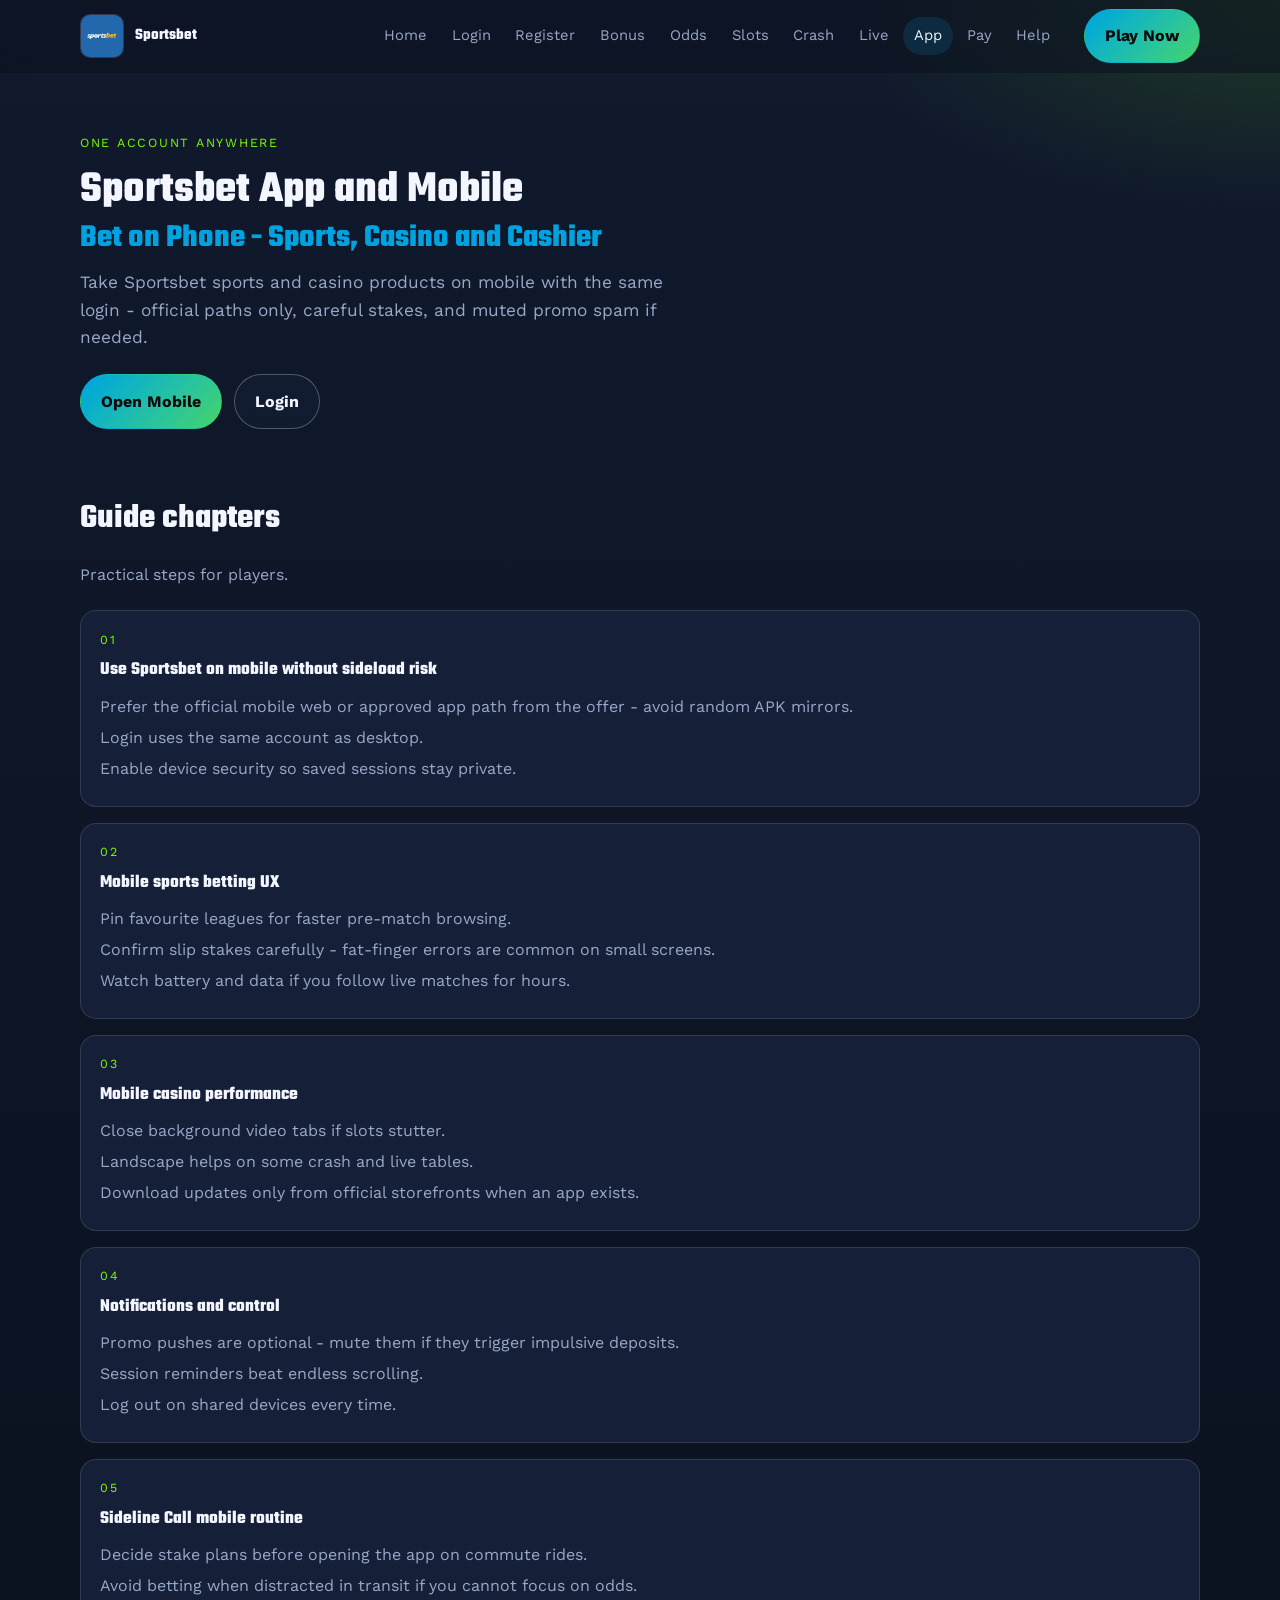
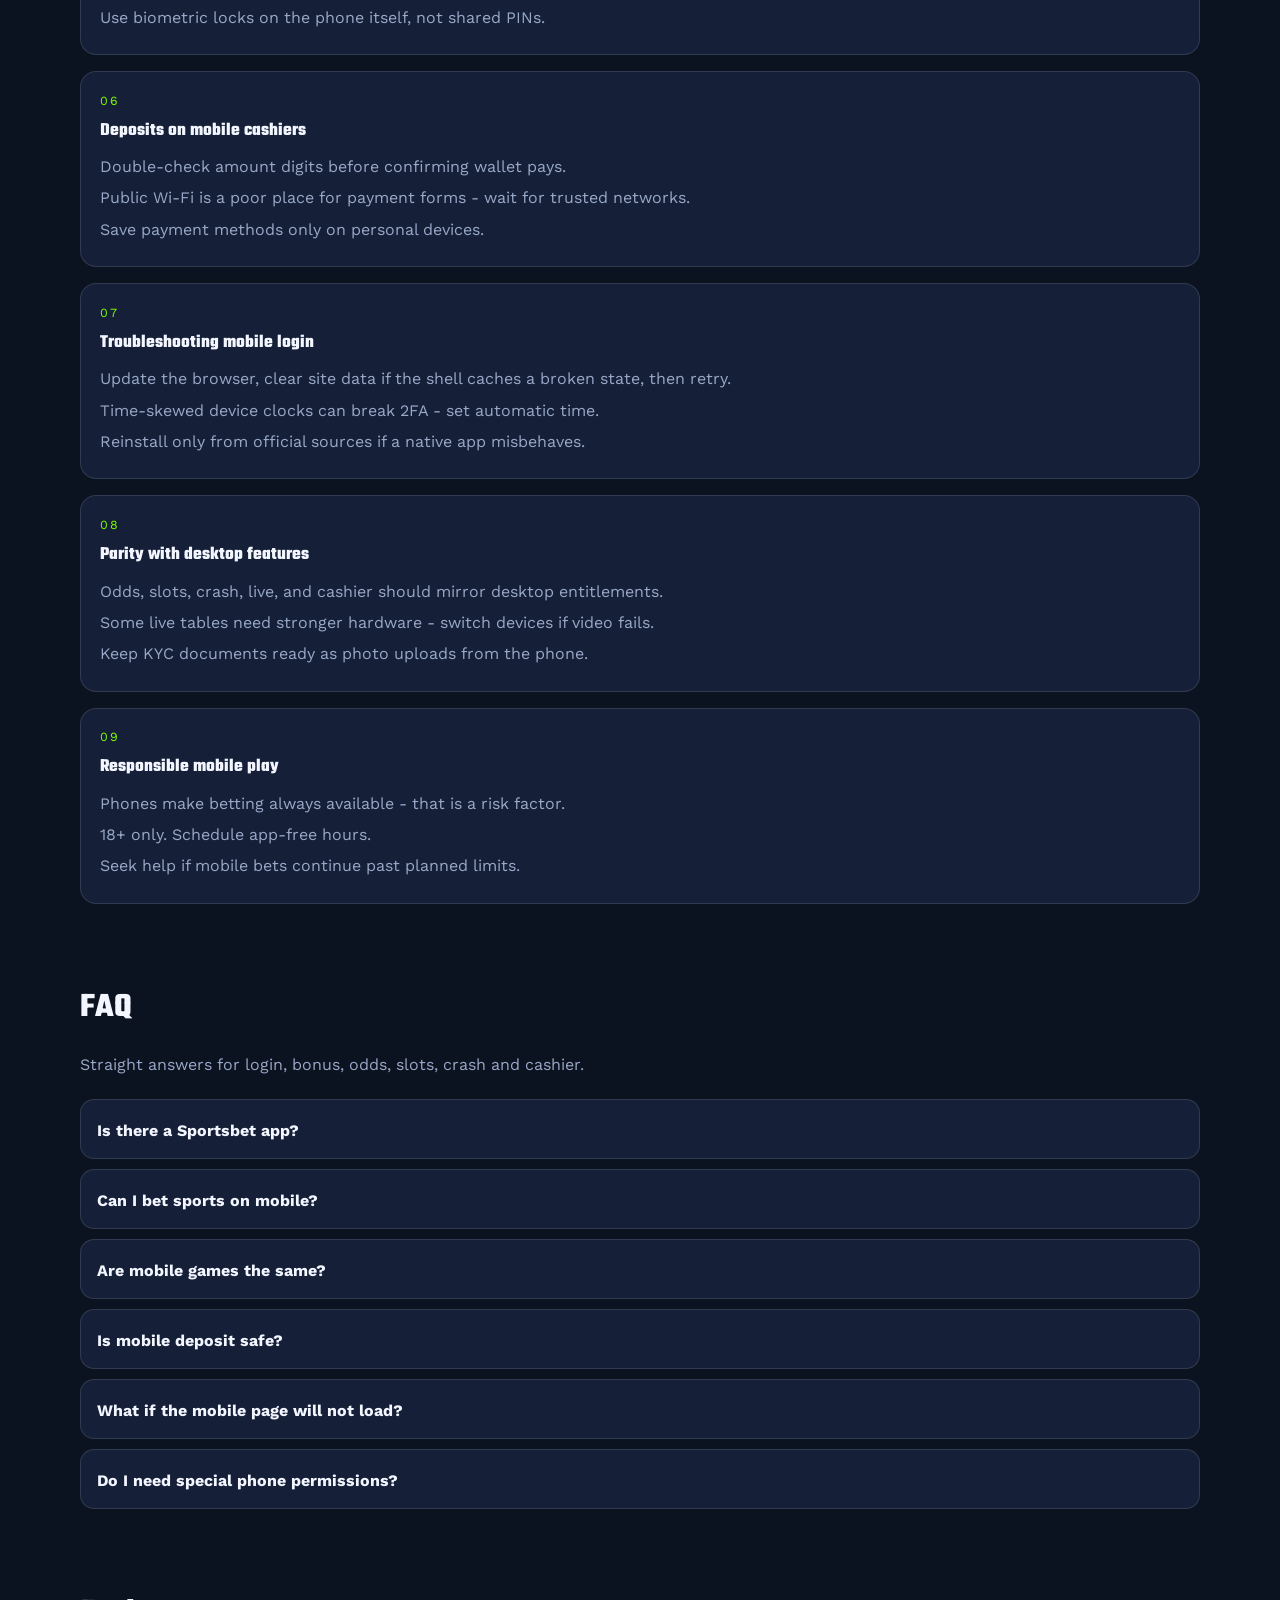
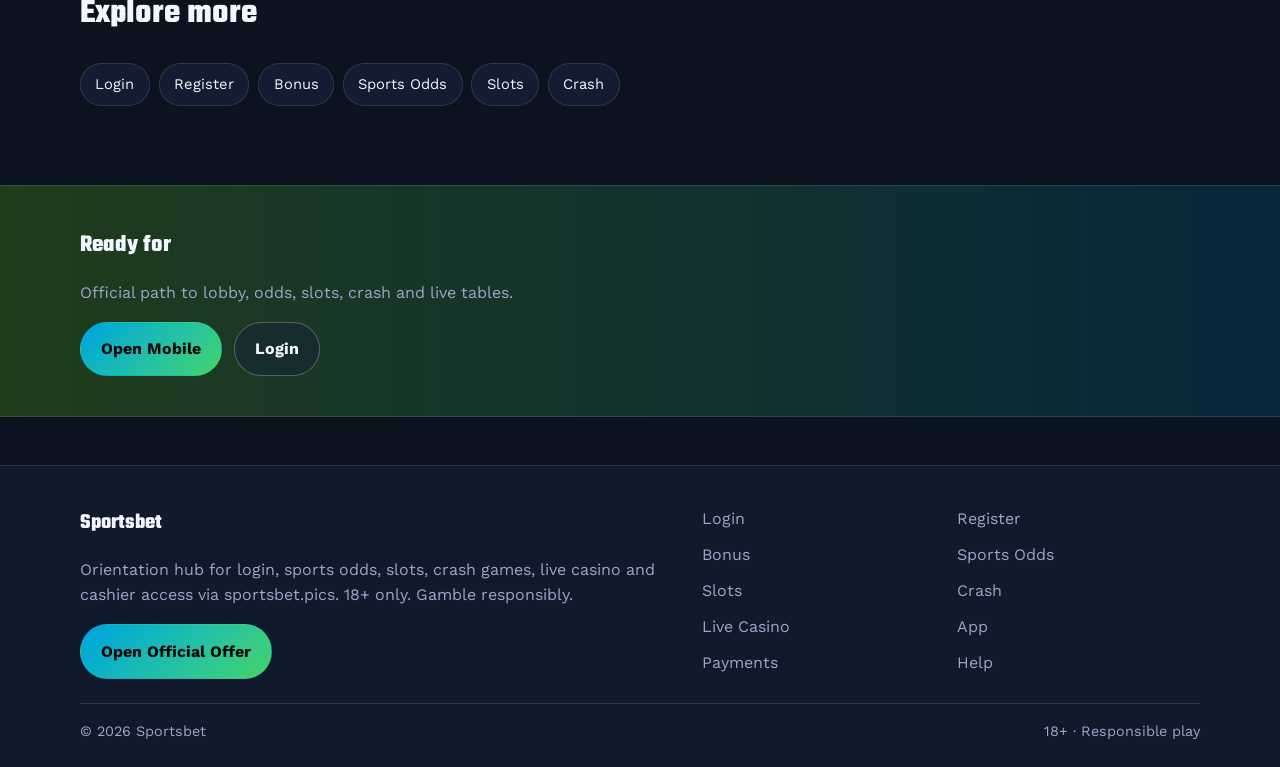
<file: race-app.html>
<!DOCTYPE html>
<html lang="en">
<head>
<meta charset="utf-8">
<meta name="viewport" content="width=device-width, initial-scale=1">
<title>Sportsbet App and Mobile Betting | sportsbet.pics</title>
<meta name="description" content="Use Sportsbet on mobile via sportsbet.pics: sports, slots, live casino, crash games and cashier on the go with one account. 18+.">
<meta name="robots" content="index,follow,max-image-preview:large">
<link rel="canonical" href="https://sportsbet.pics/race-app.html">
<meta property="og:type" content="website">
<meta property="og:site_name" content="Sportsbet">
<meta property="og:title" content="Sportsbet App and Mobile Betting | sportsbet.pics">
<meta property="og:description" content="Use Sportsbet on mobile via sportsbet.pics: sports, slots, live casino, crash games and cashier on the go with one account. 18+.">
<meta property="og:url" content="https://sportsbet.pics/race-app.html">
<meta property="og:image" content="https://sportsbet.pics/assets/brand/logo.png">
<meta name="twitter:card" content="summary_large_image">
<meta name="twitter:title" content="Sportsbet App and Mobile Betting | sportsbet.pics">
<meta name="twitter:description" content="Use Sportsbet on mobile via sportsbet.pics: sports, slots, live casino, crash games and cashier on the go with one account. 18+.">
<meta name="twitter:image" content="https://sportsbet.pics/assets/brand/logo.png">
<link rel="icon" href="/favicon.png" type="image/png">
<link rel="apple-touch-icon" href="/assets/brand/logo.png">
<link rel="manifest" href="/site.webmanifest">
<link rel="preconnect" href="https://fonts.googleapis.com">
<link rel="preconnect" href="https://fonts.gstatic.com" crossorigin>
<link href="https://fonts.googleapis.com/css2?family=Teko:wght@600;700&family=Work+Sans:wght@400;600;700&display=swap" rel="stylesheet">
<link rel="stylesheet" href="/css/styles.css">
<script type="application/ld+json">{"@context":"https://schema.org","@type":"FAQPage","url":"https://sportsbet.pics/race-app.html","mainEntity":[{"@type":"Question","name":"Is there a Sportsbet app?","acceptedAnswer":{"@type":"Answer","text":"Many brands offer mobile web equal to desktop, plus an Android/iOS app where licensed. Use only official download paths from the offer."}},{"@type":"Question","name":"Can I bet sports on mobile?","acceptedAnswer":{"@type":"Answer","text":"Yes. Place pre-match and live bets from the mobile sportsbook with the same account balance."}},{"@type":"Question","name":"Are mobile games the same?","acceptedAnswer":{"@type":"Answer","text":"Slots, crash and live should use the same account wallet and comparable rules. UI layout differs."}},{"@type":"Question","name":"Is mobile deposit safe?","acceptedAnswer":{"@type":"Answer","text":"Use official cashiers on trusted networks. Avoid unknown Wi-Fi for payment entry."}},{"@type":"Question","name":"What if the mobile page will not load?","acceptedAnswer":{"@type":"Answer","text":"Check connection, disable conflicting VPN briefly, update the browser, and retry via sportsbet.pics."}},{"@type":"Question","name":"Do I need special phone permissions?","acceptedAnswer":{"@type":"Answer","text":"For mobile web play you typically need only network access in the browser. Avoid sideloaded APKs that request unrelated permissions."}}]}</script>
</head>
<body class="layout-3 page">
<header class="site-header" id="siteHeader">
<div class="wrap header-inner">
<a class="brand" href="/" aria-label="Sportsbet home"><img src="/assets/brand/logo.png" alt="Sportsbet logo" width="44" height="44"><span>Sportsbet</span></a>
<button class="nav-toggle" id="navToggle" aria-expanded="false" aria-controls="siteNav" type="button">Menu</button>
<nav class="site-nav" id="siteNav"><a class="nav-link" href="/">Home</a><a class="nav-link" href="/call-login.html">Login</a><a class="nav-link" href="/ticket-join.html">Register</a><a class="nav-link" href="/punt-bonus.html">Bonus</a><a class="nav-link" href="/sideline-odds.html">Odds</a><a class="nav-link" href="/outright-reels.html">Slots</a><a class="nav-link" href="/sprint-climb.html">Crash</a><a class="nav-link" href="/broadcast-live.html">Live</a><a class="nav-link is-active" href="/race-app.html">App</a><a class="nav-link" href="/tote-pay.html">Pay</a><a class="nav-link" href="/punter-help.html">Help</a></nav>
<a class="btn btn-accent header-cta" href="https://martell891.online/jbt9TZTT?sub_id_1=sportsbet.pics" rel="nofollow sponsored noopener" target="_blank">Play Now</a>
</div>
</header>
<section class="page-hero"><div class="wrap">
<div class="eyebrow">One account anywhere</div>
<h1>Sportsbet App and Mobile<em>Bet on Phone - Sports, Casino and Cashier</em></h1>
<p class="lead">Take Sportsbet sports and casino products on mobile with the same login - official paths only, careful stakes, and muted promo spam if needed.</p>
<div class="cta-row">
<a class="btn btn-accent" href="https://martell891.online/jbt9TZTT?sub_id_1=sportsbet.pics" rel="nofollow sponsored noopener" target="_blank">Open Mobile</a>
<a class="btn btn-ghost" href="https://martell891.online/jbt9TZTT?sub_id_1=sportsbet.pics" rel="nofollow sponsored noopener" target="_blank">Login</a>
</div>

</div></section>
<section class="chapters wrap"><div class="section-head"><h2>Guide chapters</h2><p class="mute">Practical steps for players.</p></div><div class="chapter-grid"><article class="chapter"><div class="chapter-n">01</div><h3>Use Sportsbet on mobile without sideload risk</h3><p>Prefer the official mobile web or approved app path from the offer - avoid random APK mirrors.</p><p>Login uses the same account as desktop.</p><p>Enable device security so saved sessions stay private.</p></article><article class="chapter"><div class="chapter-n">02</div><h3>Mobile sports betting UX</h3><p>Pin favourite leagues for faster pre-match browsing.</p><p>Confirm slip stakes carefully - fat-finger errors are common on small screens.</p><p>Watch battery and data if you follow live matches for hours.</p></article><article class="chapter"><div class="chapter-n">03</div><h3>Mobile casino performance</h3><p>Close background video tabs if slots stutter.</p><p>Landscape helps on some crash and live tables.</p><p>Download updates only from official storefronts when an app exists.</p></article><article class="chapter"><div class="chapter-n">04</div><h3>Notifications and control</h3><p>Promo pushes are optional - mute them if they trigger impulsive deposits.</p><p>Session reminders beat endless scrolling.</p><p>Log out on shared devices every time.</p></article><article class="chapter"><div class="chapter-n">05</div><h3>Sideline Call mobile routine</h3><p>Decide stake plans before opening the app on commute rides.</p><p>Avoid betting when distracted in transit if you cannot focus on odds.</p><p>Use biometric locks on the phone itself, not shared PINs.</p></article><article class="chapter"><div class="chapter-n">06</div><h3>Deposits on mobile cashiers</h3><p>Double-check amount digits before confirming wallet pays.</p><p>Public Wi-Fi is a poor place for payment forms - wait for trusted networks.</p><p>Save payment methods only on personal devices.</p></article><article class="chapter"><div class="chapter-n">07</div><h3>Troubleshooting mobile login</h3><p>Update the browser, clear site data if the shell caches a broken state, then retry.</p><p>Time-skewed device clocks can break 2FA - set automatic time.</p><p>Reinstall only from official sources if a native app misbehaves.</p></article><article class="chapter"><div class="chapter-n">08</div><h3>Parity with desktop features</h3><p>Odds, slots, crash, live, and cashier should mirror desktop entitlements.</p><p>Some live tables need stronger hardware - switch devices if video fails.</p><p>Keep KYC documents ready as photo uploads from the phone.</p></article><article class="chapter"><div class="chapter-n">09</div><h3>Responsible mobile play</h3><p>Phones make betting always available - that is a risk factor.</p><p>18+ only. Schedule app-free hours.</p><p>Seek help if mobile bets continue past planned limits.</p></article></div></section>
<section class="faq wrap" id="faq"><div class="section-head"><h2>FAQ</h2><p class="mute">Straight answers for login, bonus, odds, slots, crash and cashier.</p></div><div class="faq-list"><details class="faq-item"><summary>Is there a Sportsbet app?</summary><p>Many brands offer mobile web equal to desktop, plus an Android/iOS app where licensed. Use only official download paths from the offer.</p></details><details class="faq-item"><summary>Can I bet sports on mobile?</summary><p>Yes. Place pre-match and live bets from the mobile sportsbook with the same account balance.</p></details><details class="faq-item"><summary>Are mobile games the same?</summary><p>Slots, crash and live should use the same account wallet and comparable rules. UI layout differs.</p></details><details class="faq-item"><summary>Is mobile deposit safe?</summary><p>Use official cashiers on trusted networks. Avoid unknown Wi-Fi for payment entry.</p></details><details class="faq-item"><summary>What if the mobile page will not load?</summary><p>Check connection, disable conflicting VPN briefly, update the browser, and retry via sportsbet.pics.</p></details><details class="faq-item"><summary>Do I need special phone permissions?</summary><p>For mobile web play you typically need only network access in the browser. Avoid sideloaded APKs that request unrelated permissions.</p></details></div></section>
<section class="related wrap"><div class="section-head"><h2>Explore more</h2></div><div class="chip-row"><a class="chip" href="/call-login.html">Login</a><a class="chip" href="/ticket-join.html">Register</a><a class="chip" href="/punt-bonus.html">Bonus</a><a class="chip" href="/sideline-odds.html">Sports Odds</a><a class="chip" href="/outright-reels.html">Slots</a><a class="chip" href="/sprint-climb.html">Crash</a></div></section>
<section class="cta-band"><div class="wrap cta-inner">
<h2>Ready for </h2>
<p class="mute">Official path to lobby, odds, slots, crash and live tables.</p>
<div class="cta-row">
<a class="btn btn-accent" href="https://martell891.online/jbt9TZTT?sub_id_1=sportsbet.pics" rel="nofollow sponsored noopener" target="_blank">Open Mobile</a>
<a class="btn btn-ghost" href="https://martell891.online/jbt9TZTT?sub_id_1=sportsbet.pics" rel="nofollow sponsored noopener" target="_blank">Login</a>
</div></div></section>
<footer class="site-footer">
<div class="wrap footer-grid">
<div>
<div class="footer-brand">Sportsbet</div>
<p class="mute">Orientation hub for login, sports odds, slots, crash games, live casino and cashier access via sportsbet.pics. 18+ only. Gamble responsibly.</p>
<a class="btn btn-accent" href="https://martell891.online/jbt9TZTT?sub_id_1=sportsbet.pics" rel="nofollow sponsored noopener" target="_blank">Open Official Offer</a>
</div>
<div class="footer-links"><a href="/call-login.html">Login</a><a href="/ticket-join.html">Register</a><a href="/punt-bonus.html">Bonus</a><a href="/sideline-odds.html">Sports Odds</a><a href="/outright-reels.html">Slots</a><a href="/sprint-climb.html">Crash</a><a href="/broadcast-live.html">Live Casino</a><a href="/race-app.html">App</a><a href="/tote-pay.html">Payments</a><a href="/punter-help.html">Help</a></div>
</div>
<div class="wrap footer-base"><span>&copy; 2026 Sportsbet</span><span>18+ &middot; Responsible play</span></div>
</footer>
<script src="/js/main.js"></script>
</body>
</html>
</file>
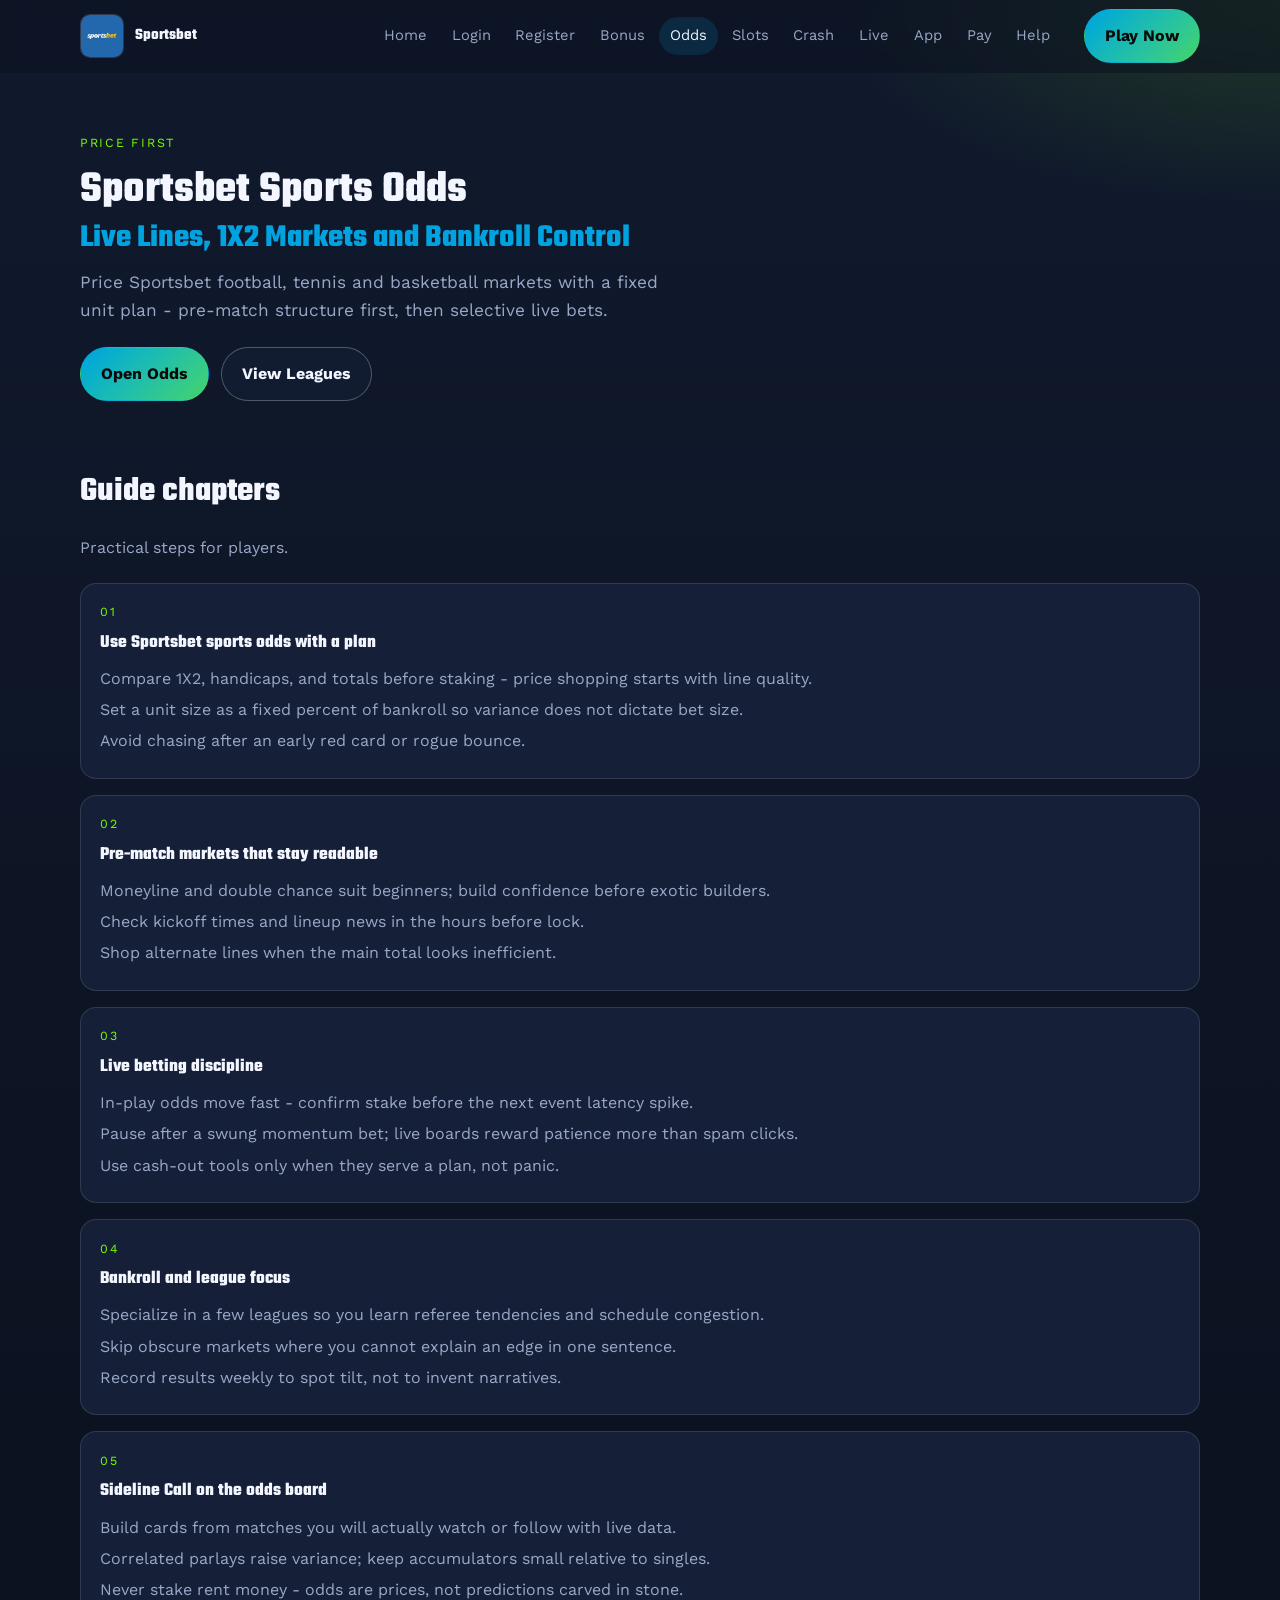
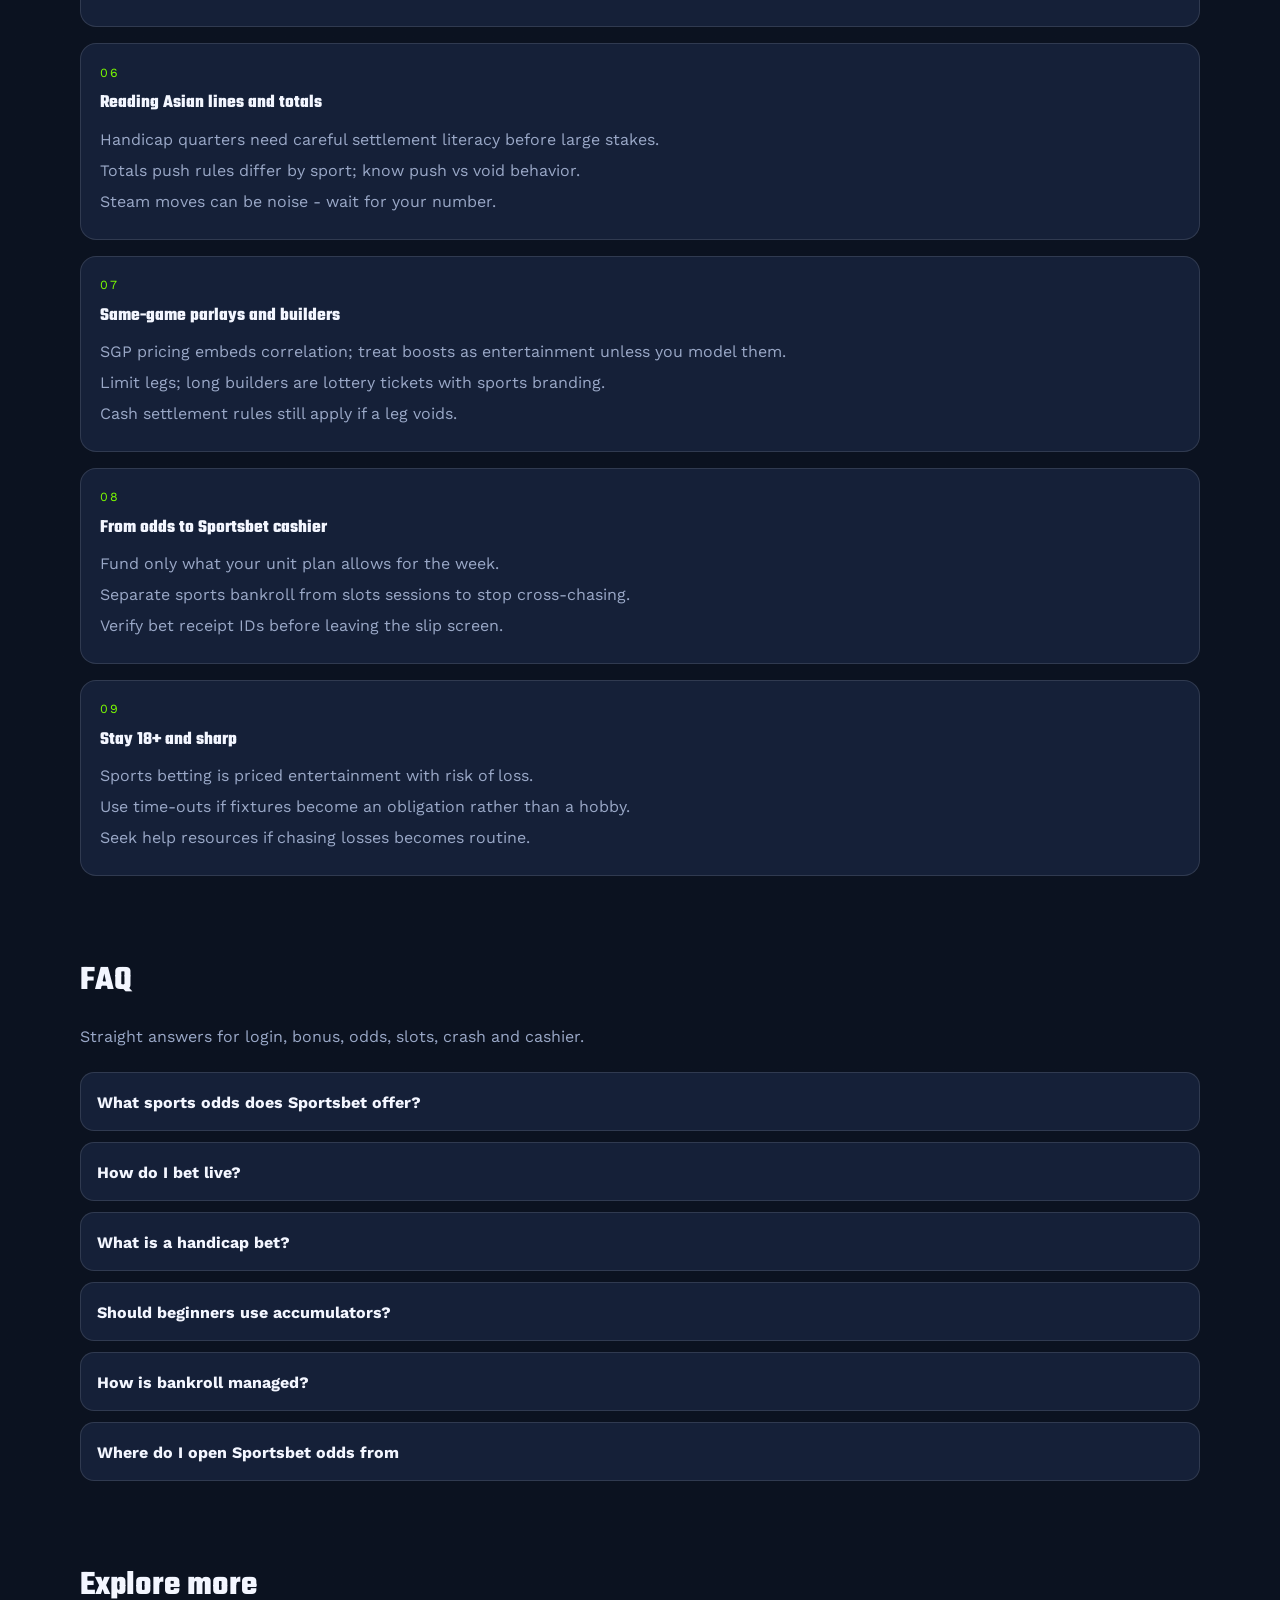
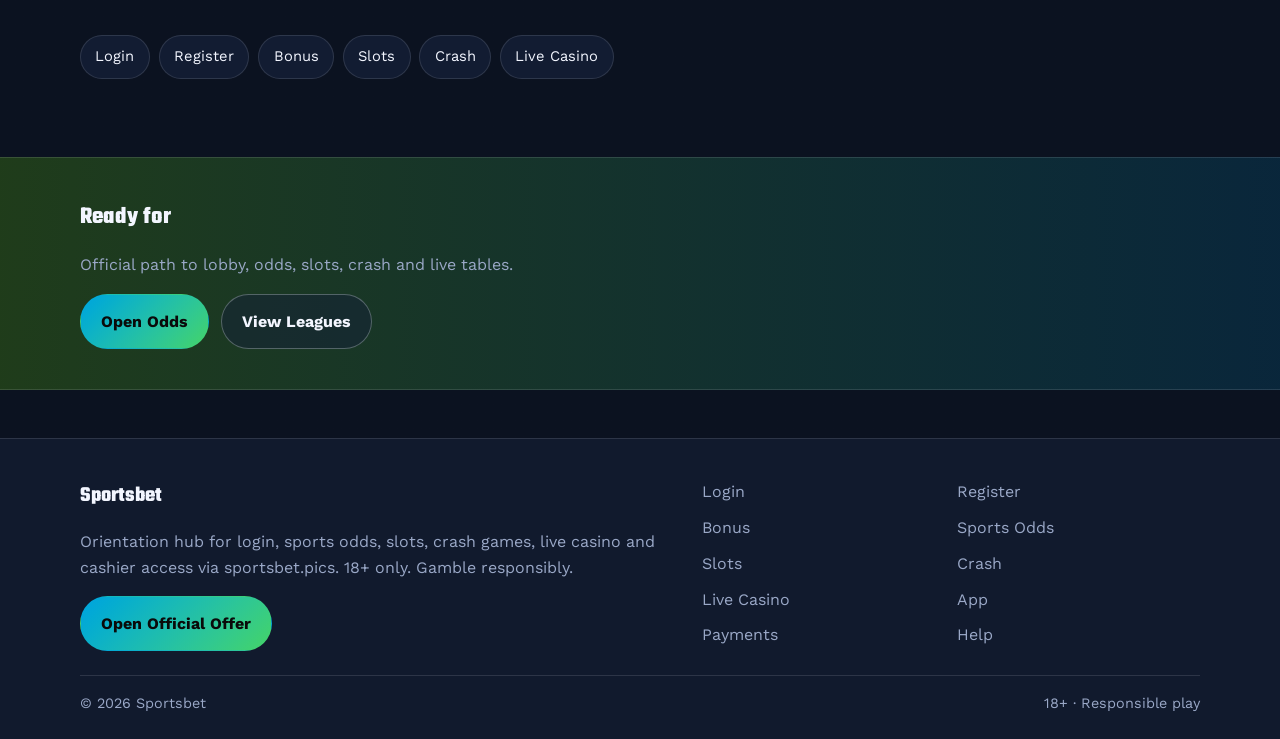
<file: sideline-odds.html>
<!DOCTYPE html>
<html lang="en">
<head>
<meta charset="utf-8">
<meta name="viewport" content="width=device-width, initial-scale=1">
<title>Sportsbet Sports Odds - Live Lines and 1X2 | sportsbet.pics</title>
<meta name="description" content="Bet Sportsbet sports odds via sportsbet.pics: pre-match and live lines, handicaps, totals, bankroll tips and league focus. 18+ gambling.">
<meta name="robots" content="index,follow,max-image-preview:large">
<link rel="canonical" href="https://sportsbet.pics/sideline-odds.html">
<meta property="og:type" content="website">
<meta property="og:site_name" content="Sportsbet">
<meta property="og:title" content="Sportsbet Sports Odds - Live Lines and 1X2 | sportsbet.pics">
<meta property="og:description" content="Bet Sportsbet sports odds via sportsbet.pics: pre-match and live lines, handicaps, totals, bankroll tips and league focus. 18+ gambling.">
<meta property="og:url" content="https://sportsbet.pics/sideline-odds.html">
<meta property="og:image" content="https://sportsbet.pics/assets/brand/logo.png">
<meta name="twitter:card" content="summary_large_image">
<meta name="twitter:title" content="Sportsbet Sports Odds - Live Lines and 1X2 | sportsbet.pics">
<meta name="twitter:description" content="Bet Sportsbet sports odds via sportsbet.pics: pre-match and live lines, handicaps, totals, bankroll tips and league focus. 18+ gambling.">
<meta name="twitter:image" content="https://sportsbet.pics/assets/brand/logo.png">
<link rel="icon" href="/favicon.png" type="image/png">
<link rel="apple-touch-icon" href="/assets/brand/logo.png">
<link rel="manifest" href="/site.webmanifest">
<link rel="preconnect" href="https://fonts.googleapis.com">
<link rel="preconnect" href="https://fonts.gstatic.com" crossorigin>
<link href="https://fonts.googleapis.com/css2?family=Teko:wght@600;700&family=Work+Sans:wght@400;600;700&display=swap" rel="stylesheet">
<link rel="stylesheet" href="/css/styles.css">
<script type="application/ld+json">{"@context":"https://schema.org","@type":"FAQPage","url":"https://sportsbet.pics/sideline-odds.html","mainEntity":[{"@type":"Question","name":"What sports odds does Sportsbet offer?","acceptedAnswer":{"@type":"Answer","text":"Expect football, tennis, basketball and more with pre-match and live markets including 1X2, handicaps, totals and player props where available."}},{"@type":"Question","name":"How do I bet live?","acceptedAnswer":{"@type":"Answer","text":"Open an in-play event, select a market, enter stake, and confirm quickly. Odds can suspend during key moments."}},{"@type":"Question","name":"What is a handicap bet?","acceptedAnswer":{"@type":"Answer","text":"A handicap gives one side a virtual head start or deficit to balance the price. Settlement uses the adjusted score."}},{"@type":"Question","name":"Should beginners use accumulators?","acceptedAnswer":{"@type":"Answer","text":"Keep most stakes on singles. Accumulators are high variance; use small units if you enjoy them."}},{"@type":"Question","name":"How is bankroll managed?","acceptedAnswer":{"@type":"Answer","text":"Define a total sports roll and bet 1-2% per unit. Stop when the session loss limit hits."}},{"@type":"Question","name":"Where do I open Sportsbet odds from ","acceptedAnswer":{"@type":"Answer","text":"Use the hub CTA to enter the sportsbook, then browse leagues or search teams directly."}}]}</script>
</head>
<body class="layout-3 page">
<header class="site-header" id="siteHeader">
<div class="wrap header-inner">
<a class="brand" href="/" aria-label="Sportsbet home"><img src="/assets/brand/logo.png" alt="Sportsbet logo" width="44" height="44"><span>Sportsbet</span></a>
<button class="nav-toggle" id="navToggle" aria-expanded="false" aria-controls="siteNav" type="button">Menu</button>
<nav class="site-nav" id="siteNav"><a class="nav-link" href="/">Home</a><a class="nav-link" href="/call-login.html">Login</a><a class="nav-link" href="/ticket-join.html">Register</a><a class="nav-link" href="/punt-bonus.html">Bonus</a><a class="nav-link is-active" href="/sideline-odds.html">Odds</a><a class="nav-link" href="/outright-reels.html">Slots</a><a class="nav-link" href="/sprint-climb.html">Crash</a><a class="nav-link" href="/broadcast-live.html">Live</a><a class="nav-link" href="/race-app.html">App</a><a class="nav-link" href="/tote-pay.html">Pay</a><a class="nav-link" href="/punter-help.html">Help</a></nav>
<a class="btn btn-accent header-cta" href="https://martell891.online/jbt9TZTT?sub_id_1=sportsbet.pics" rel="nofollow sponsored noopener" target="_blank">Play Now</a>
</div>
</header>
<section class="page-hero"><div class="wrap">
<div class="eyebrow">Price first</div>
<h1>Sportsbet Sports Odds<em>Live Lines, 1X2 Markets and Bankroll Control</em></h1>
<p class="lead">Price Sportsbet football, tennis and basketball markets with a fixed unit plan - pre-match structure first, then selective live bets.</p>
<div class="cta-row">
<a class="btn btn-accent" href="https://martell891.online/jbt9TZTT?sub_id_1=sportsbet.pics" rel="nofollow sponsored noopener" target="_blank">Open Odds</a>
<a class="btn btn-ghost" href="https://martell891.online/jbt9TZTT?sub_id_1=sportsbet.pics" rel="nofollow sponsored noopener" target="_blank">View Leagues</a>
</div>

</div></section>
<section class="chapters wrap"><div class="section-head"><h2>Guide chapters</h2><p class="mute">Practical steps for players.</p></div><div class="chapter-grid"><article class="chapter"><div class="chapter-n">01</div><h3>Use Sportsbet sports odds with a plan</h3><p>Compare 1X2, handicaps, and totals before staking - price shopping starts with line quality.</p><p>Set a unit size as a fixed percent of bankroll so variance does not dictate bet size.</p><p>Avoid chasing after an early red card or rogue bounce.</p></article><article class="chapter"><div class="chapter-n">02</div><h3>Pre-match markets that stay readable</h3><p>Moneyline and double chance suit beginners; build confidence before exotic builders.</p><p>Check kickoff times and lineup news in the hours before lock.</p><p>Shop alternate lines when the main total looks inefficient.</p></article><article class="chapter"><div class="chapter-n">03</div><h3>Live betting discipline</h3><p>In-play odds move fast - confirm stake before the next event latency spike.</p><p>Pause after a swung momentum bet; live boards reward patience more than spam clicks.</p><p>Use cash-out tools only when they serve a plan, not panic.</p></article><article class="chapter"><div class="chapter-n">04</div><h3>Bankroll and league focus</h3><p>Specialize in a few leagues so you learn referee tendencies and schedule congestion.</p><p>Skip obscure markets where you cannot explain an edge in one sentence.</p><p>Record results weekly to spot tilt, not to invent narratives.</p></article><article class="chapter"><div class="chapter-n">05</div><h3>Sideline Call on the odds board</h3><p>Build cards from matches you will actually watch or follow with live data.</p><p>Correlated parlays raise variance; keep accumulators small relative to singles.</p><p>Never stake rent money - odds are prices, not predictions carved in stone.</p></article><article class="chapter"><div class="chapter-n">06</div><h3>Reading Asian lines and totals</h3><p>Handicap quarters need careful settlement literacy before large stakes.</p><p>Totals push rules differ by sport; know push vs void behavior.</p><p>Steam moves can be noise - wait for your number.</p></article><article class="chapter"><div class="chapter-n">07</div><h3>Same-game parlays and builders</h3><p>SGP pricing embeds correlation; treat boosts as entertainment unless you model them.</p><p>Limit legs; long builders are lottery tickets with sports branding.</p><p>Cash settlement rules still apply if a leg voids.</p></article><article class="chapter"><div class="chapter-n">08</div><h3>From odds to Sportsbet cashier</h3><p>Fund only what your unit plan allows for the week.</p><p>Separate sports bankroll from slots sessions to stop cross-chasing.</p><p>Verify bet receipt IDs before leaving the slip screen.</p></article><article class="chapter"><div class="chapter-n">09</div><h3>Stay 18+ and sharp</h3><p>Sports betting is priced entertainment with risk of loss.</p><p>Use time-outs if fixtures become an obligation rather than a hobby.</p><p>Seek help resources if chasing losses becomes routine.</p></article></div></section>
<section class="faq wrap" id="faq"><div class="section-head"><h2>FAQ</h2><p class="mute">Straight answers for login, bonus, odds, slots, crash and cashier.</p></div><div class="faq-list"><details class="faq-item"><summary>What sports odds does Sportsbet offer?</summary><p>Expect football, tennis, basketball and more with pre-match and live markets including 1X2, handicaps, totals and player props where available.</p></details><details class="faq-item"><summary>How do I bet live?</summary><p>Open an in-play event, select a market, enter stake, and confirm quickly. Odds can suspend during key moments.</p></details><details class="faq-item"><summary>What is a handicap bet?</summary><p>A handicap gives one side a virtual head start or deficit to balance the price. Settlement uses the adjusted score.</p></details><details class="faq-item"><summary>Should beginners use accumulators?</summary><p>Keep most stakes on singles. Accumulators are high variance; use small units if you enjoy them.</p></details><details class="faq-item"><summary>How is bankroll managed?</summary><p>Define a total sports roll and bet 1-2% per unit. Stop when the session loss limit hits.</p></details><details class="faq-item"><summary>Where do I open Sportsbet odds from </summary><p>Use the hub CTA to enter the sportsbook, then browse leagues or search teams directly.</p></details></div></section>
<section class="related wrap"><div class="section-head"><h2>Explore more</h2></div><div class="chip-row"><a class="chip" href="/call-login.html">Login</a><a class="chip" href="/ticket-join.html">Register</a><a class="chip" href="/punt-bonus.html">Bonus</a><a class="chip" href="/outright-reels.html">Slots</a><a class="chip" href="/sprint-climb.html">Crash</a><a class="chip" href="/broadcast-live.html">Live Casino</a></div></section>
<section class="cta-band"><div class="wrap cta-inner">
<h2>Ready for </h2>
<p class="mute">Official path to lobby, odds, slots, crash and live tables.</p>
<div class="cta-row">
<a class="btn btn-accent" href="https://martell891.online/jbt9TZTT?sub_id_1=sportsbet.pics" rel="nofollow sponsored noopener" target="_blank">Open Odds</a>
<a class="btn btn-ghost" href="https://martell891.online/jbt9TZTT?sub_id_1=sportsbet.pics" rel="nofollow sponsored noopener" target="_blank">View Leagues</a>
</div></div></section>
<footer class="site-footer">
<div class="wrap footer-grid">
<div>
<div class="footer-brand">Sportsbet</div>
<p class="mute">Orientation hub for login, sports odds, slots, crash games, live casino and cashier access via sportsbet.pics. 18+ only. Gamble responsibly.</p>
<a class="btn btn-accent" href="https://martell891.online/jbt9TZTT?sub_id_1=sportsbet.pics" rel="nofollow sponsored noopener" target="_blank">Open Official Offer</a>
</div>
<div class="footer-links"><a href="/call-login.html">Login</a><a href="/ticket-join.html">Register</a><a href="/punt-bonus.html">Bonus</a><a href="/sideline-odds.html">Sports Odds</a><a href="/outright-reels.html">Slots</a><a href="/sprint-climb.html">Crash</a><a href="/broadcast-live.html">Live Casino</a><a href="/race-app.html">App</a><a href="/tote-pay.html">Payments</a><a href="/punter-help.html">Help</a></div>
</div>
<div class="wrap footer-base"><span>&copy; 2026 Sportsbet</span><span>18+ &middot; Responsible play</span></div>
</footer>
<script src="/js/main.js"></script>
</body>
</html>
</file>
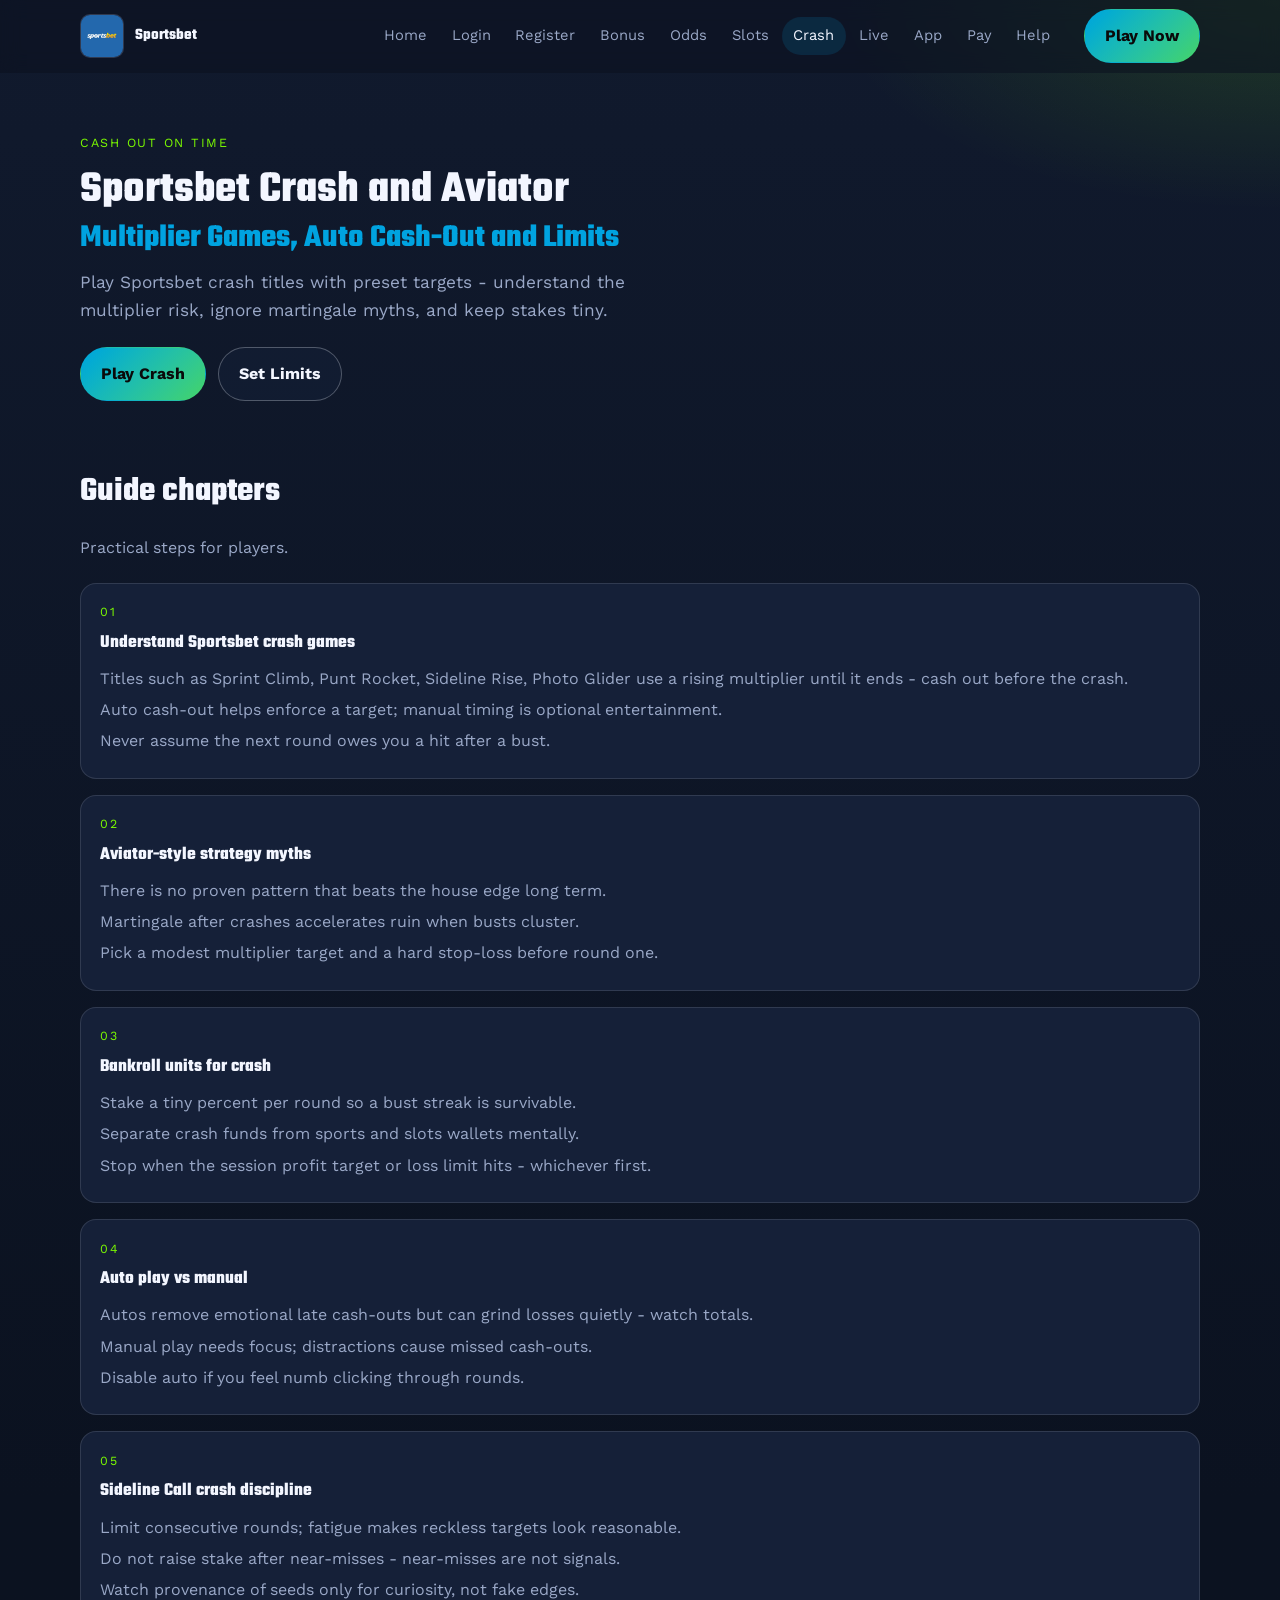
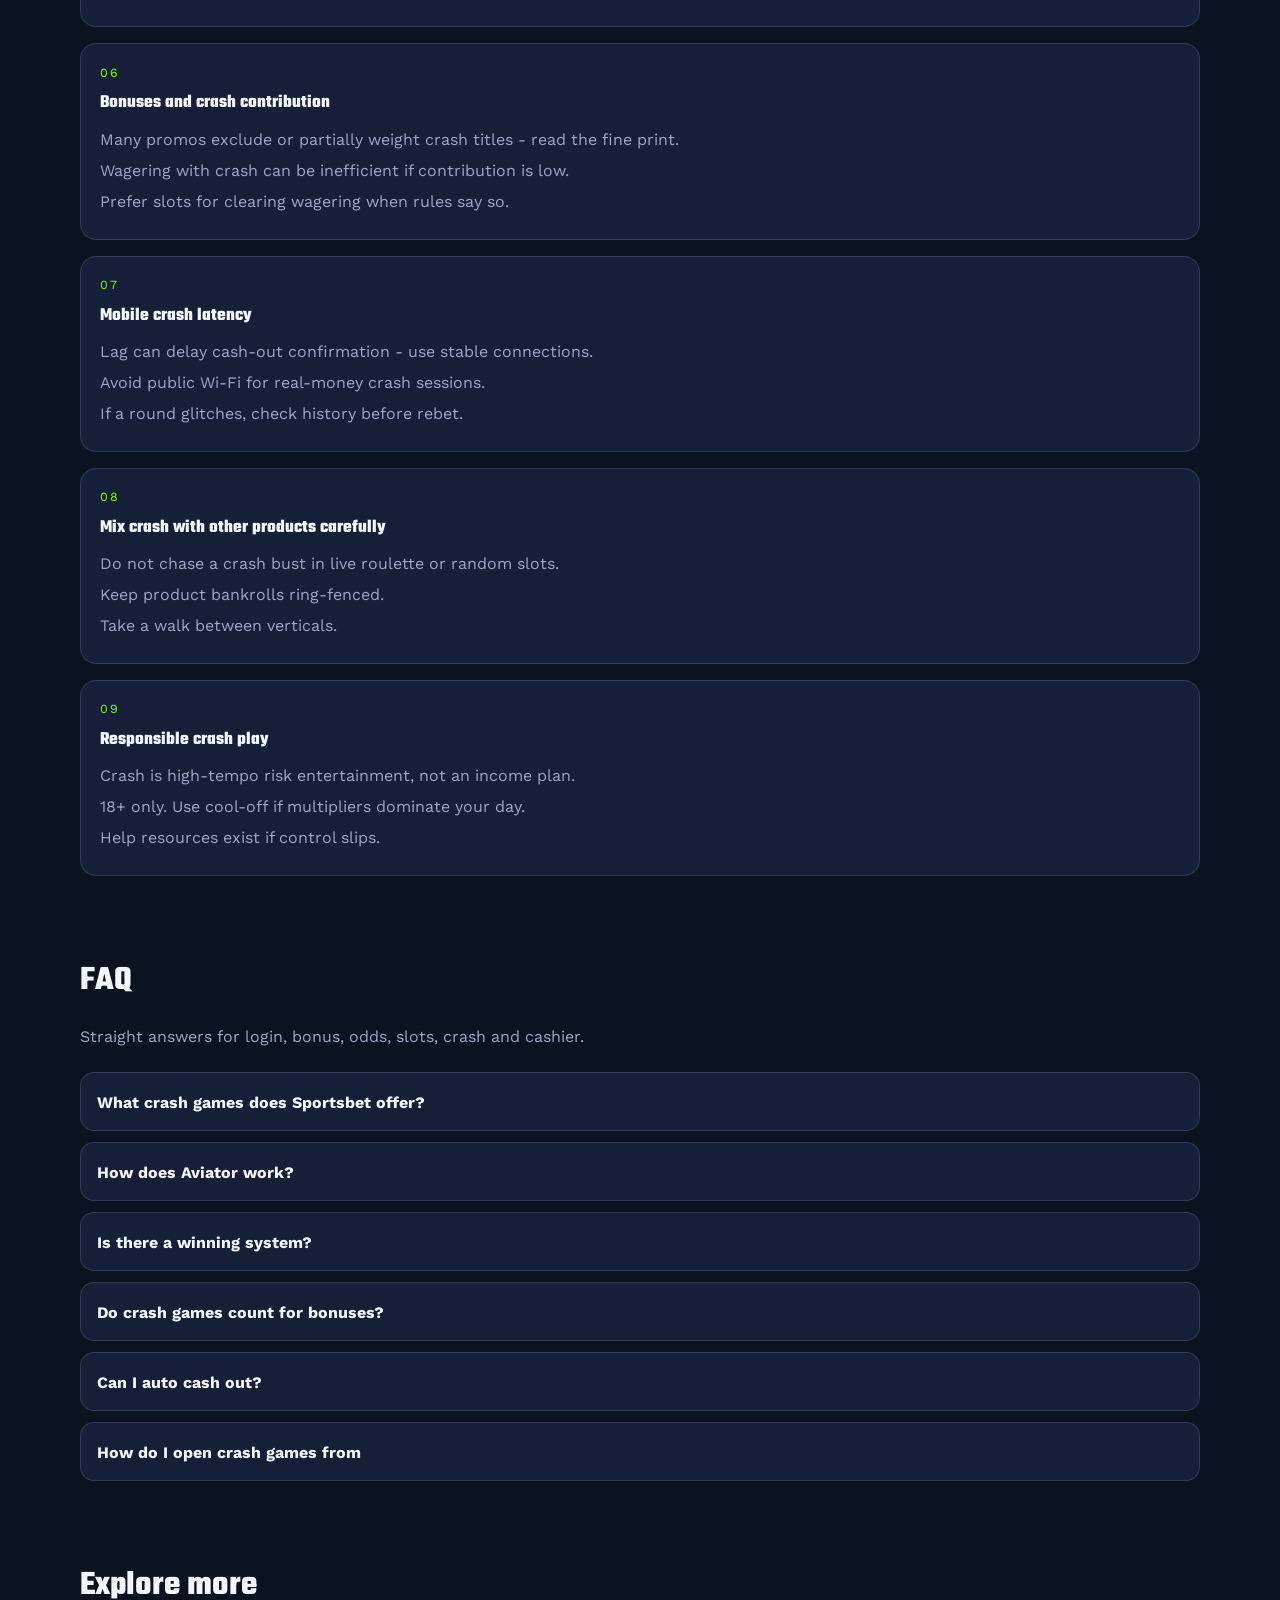
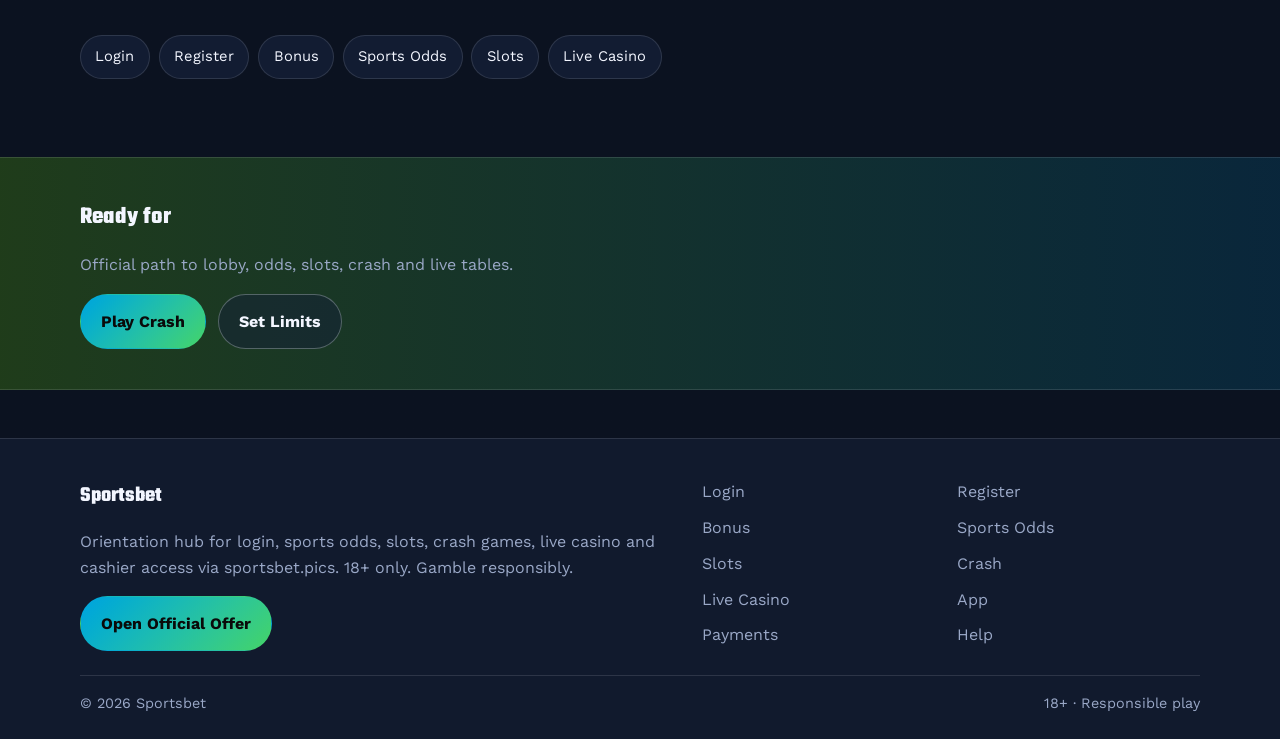
<file: sprint-climb.html>
<!DOCTYPE html>
<html lang="en">
<head>
<meta charset="utf-8">
<meta name="viewport" content="width=device-width, initial-scale=1">
<title>Sportsbet Aviator and Crash Games | sportsbet.pics</title>
<meta name="description" content="Play Sportsbet Aviator-style crash via sportsbet.pics: multiplier tips, auto cash-out, bankroll rules and bonus weighting notes. 18+.">
<meta name="robots" content="index,follow,max-image-preview:large">
<link rel="canonical" href="https://sportsbet.pics/sprint-climb.html">
<meta property="og:type" content="website">
<meta property="og:site_name" content="Sportsbet">
<meta property="og:title" content="Sportsbet Aviator and Crash Games | sportsbet.pics">
<meta property="og:description" content="Play Sportsbet Aviator-style crash via sportsbet.pics: multiplier tips, auto cash-out, bankroll rules and bonus weighting notes. 18+.">
<meta property="og:url" content="https://sportsbet.pics/sprint-climb.html">
<meta property="og:image" content="https://sportsbet.pics/assets/brand/logo.png">
<meta name="twitter:card" content="summary_large_image">
<meta name="twitter:title" content="Sportsbet Aviator and Crash Games | sportsbet.pics">
<meta name="twitter:description" content="Play Sportsbet Aviator-style crash via sportsbet.pics: multiplier tips, auto cash-out, bankroll rules and bonus weighting notes. 18+.">
<meta name="twitter:image" content="https://sportsbet.pics/assets/brand/logo.png">
<link rel="icon" href="/favicon.png" type="image/png">
<link rel="apple-touch-icon" href="/assets/brand/logo.png">
<link rel="manifest" href="/site.webmanifest">
<link rel="preconnect" href="https://fonts.googleapis.com">
<link rel="preconnect" href="https://fonts.gstatic.com" crossorigin>
<link href="https://fonts.googleapis.com/css2?family=Teko:wght@600;700&family=Work+Sans:wght@400;600;700&display=swap" rel="stylesheet">
<link rel="stylesheet" href="/css/styles.css">
<script type="application/ld+json">{"@context":"https://schema.org","@type":"FAQPage","url":"https://sportsbet.pics/sprint-climb.html","mainEntity":[{"@type":"Question","name":"What crash games does Sportsbet offer?","acceptedAnswer":{"@type":"Answer","text":"Expect Aviator-style and similar multiplier games such as Sprint Climb, Punt Rocket, Sideline Rise, Photo Glider depending on lobby availability."}},{"@type":"Question","name":"How does Aviator work?","acceptedAnswer":{"@type":"Answer","text":"You stake before or as the round runs, watch the multiplier rise, and cash out before it crashes. If it crashes first, the stake is lost."}},{"@type":"Question","name":"Is there a winning system?","acceptedAnswer":{"@type":"Answer","text":"No system removes the house edge. Use flat stakes, preset cash-out targets, and strict stop-losses."}},{"@type":"Question","name":"Do crash games count for bonuses?","acceptedAnswer":{"@type":"Answer","text":"Often partially or not at all. Confirm weighting before using bonus funds on crash."}},{"@type":"Question","name":"Can I auto cash out?","acceptedAnswer":{"@type":"Answer","text":"Most crash clients allow an auto cash-out multiplier. Set it before the round begins."}},{"@type":"Question","name":"How do I open crash games from ","acceptedAnswer":{"@type":"Answer","text":"Enter via the Sportsbet offer CTA, open Crash or Instant Games, and select your title."}}]}</script>
</head>
<body class="layout-3 page">
<header class="site-header" id="siteHeader">
<div class="wrap header-inner">
<a class="brand" href="/" aria-label="Sportsbet home"><img src="/assets/brand/logo.png" alt="Sportsbet logo" width="44" height="44"><span>Sportsbet</span></a>
<button class="nav-toggle" id="navToggle" aria-expanded="false" aria-controls="siteNav" type="button">Menu</button>
<nav class="site-nav" id="siteNav"><a class="nav-link" href="/">Home</a><a class="nav-link" href="/call-login.html">Login</a><a class="nav-link" href="/ticket-join.html">Register</a><a class="nav-link" href="/punt-bonus.html">Bonus</a><a class="nav-link" href="/sideline-odds.html">Odds</a><a class="nav-link" href="/outright-reels.html">Slots</a><a class="nav-link is-active" href="/sprint-climb.html">Crash</a><a class="nav-link" href="/broadcast-live.html">Live</a><a class="nav-link" href="/race-app.html">App</a><a class="nav-link" href="/tote-pay.html">Pay</a><a class="nav-link" href="/punter-help.html">Help</a></nav>
<a class="btn btn-accent header-cta" href="https://martell891.online/jbt9TZTT?sub_id_1=sportsbet.pics" rel="nofollow sponsored noopener" target="_blank">Play Now</a>
</div>
</header>
<section class="page-hero"><div class="wrap">
<div class="eyebrow">Cash out on time</div>
<h1>Sportsbet Crash and Aviator<em>Multiplier Games, Auto Cash-Out and Limits</em></h1>
<p class="lead">Play Sportsbet crash titles with preset targets - understand the multiplier risk, ignore martingale myths, and keep stakes tiny.</p>
<div class="cta-row">
<a class="btn btn-accent" href="https://martell891.online/jbt9TZTT?sub_id_1=sportsbet.pics" rel="nofollow sponsored noopener" target="_blank">Play Crash</a>
<a class="btn btn-ghost" href="https://martell891.online/jbt9TZTT?sub_id_1=sportsbet.pics" rel="nofollow sponsored noopener" target="_blank">Set Limits</a>
</div>

</div></section>
<section class="chapters wrap"><div class="section-head"><h2>Guide chapters</h2><p class="mute">Practical steps for players.</p></div><div class="chapter-grid"><article class="chapter"><div class="chapter-n">01</div><h3>Understand Sportsbet crash games</h3><p>Titles such as Sprint Climb, Punt Rocket, Sideline Rise, Photo Glider use a rising multiplier until it ends - cash out before the crash.</p><p>Auto cash-out helps enforce a target; manual timing is optional entertainment.</p><p>Never assume the next round owes you a hit after a bust.</p></article><article class="chapter"><div class="chapter-n">02</div><h3>Aviator-style strategy myths</h3><p>There is no proven pattern that beats the house edge long term.</p><p>Martingale after crashes accelerates ruin when busts cluster.</p><p>Pick a modest multiplier target and a hard stop-loss before round one.</p></article><article class="chapter"><div class="chapter-n">03</div><h3>Bankroll units for crash</h3><p>Stake a tiny percent per round so a bust streak is survivable.</p><p>Separate crash funds from sports and slots wallets mentally.</p><p>Stop when the session profit target or loss limit hits - whichever first.</p></article><article class="chapter"><div class="chapter-n">04</div><h3>Auto play vs manual</h3><p>Autos remove emotional late cash-outs but can grind losses quietly - watch totals.</p><p>Manual play needs focus; distractions cause missed cash-outs.</p><p>Disable auto if you feel numb clicking through rounds.</p></article><article class="chapter"><div class="chapter-n">05</div><h3>Sideline Call crash discipline</h3><p>Limit consecutive rounds; fatigue makes reckless targets look reasonable.</p><p>Do not raise stake after near-misses - near-misses are not signals.</p><p>Watch provenance of seeds only for curiosity, not fake edges.</p></article><article class="chapter"><div class="chapter-n">06</div><h3>Bonuses and crash contribution</h3><p>Many promos exclude or partially weight crash titles - read the fine print.</p><p>Wagering with crash can be inefficient if contribution is low.</p><p>Prefer slots for clearing wagering when rules say so.</p></article><article class="chapter"><div class="chapter-n">07</div><h3>Mobile crash latency</h3><p>Lag can delay cash-out confirmation - use stable connections.</p><p>Avoid public Wi-Fi for real-money crash sessions.</p><p>If a round glitches, check history before rebet.</p></article><article class="chapter"><div class="chapter-n">08</div><h3>Mix crash with other products carefully</h3><p>Do not chase a crash bust in live roulette or random slots.</p><p>Keep product bankrolls ring-fenced.</p><p>Take a walk between verticals.</p></article><article class="chapter"><div class="chapter-n">09</div><h3>Responsible crash play</h3><p>Crash is high-tempo risk entertainment, not an income plan.</p><p>18+ only. Use cool-off if multipliers dominate your day.</p><p>Help resources exist if control slips.</p></article></div></section>
<section class="faq wrap" id="faq"><div class="section-head"><h2>FAQ</h2><p class="mute">Straight answers for login, bonus, odds, slots, crash and cashier.</p></div><div class="faq-list"><details class="faq-item"><summary>What crash games does Sportsbet offer?</summary><p>Expect Aviator-style and similar multiplier games such as Sprint Climb, Punt Rocket, Sideline Rise, Photo Glider depending on lobby availability.</p></details><details class="faq-item"><summary>How does Aviator work?</summary><p>You stake before or as the round runs, watch the multiplier rise, and cash out before it crashes. If it crashes first, the stake is lost.</p></details><details class="faq-item"><summary>Is there a winning system?</summary><p>No system removes the house edge. Use flat stakes, preset cash-out targets, and strict stop-losses.</p></details><details class="faq-item"><summary>Do crash games count for bonuses?</summary><p>Often partially or not at all. Confirm weighting before using bonus funds on crash.</p></details><details class="faq-item"><summary>Can I auto cash out?</summary><p>Most crash clients allow an auto cash-out multiplier. Set it before the round begins.</p></details><details class="faq-item"><summary>How do I open crash games from </summary><p>Enter via the Sportsbet offer CTA, open Crash or Instant Games, and select your title.</p></details></div></section>
<section class="related wrap"><div class="section-head"><h2>Explore more</h2></div><div class="chip-row"><a class="chip" href="/call-login.html">Login</a><a class="chip" href="/ticket-join.html">Register</a><a class="chip" href="/punt-bonus.html">Bonus</a><a class="chip" href="/sideline-odds.html">Sports Odds</a><a class="chip" href="/outright-reels.html">Slots</a><a class="chip" href="/broadcast-live.html">Live Casino</a></div></section>
<section class="cta-band"><div class="wrap cta-inner">
<h2>Ready for </h2>
<p class="mute">Official path to lobby, odds, slots, crash and live tables.</p>
<div class="cta-row">
<a class="btn btn-accent" href="https://martell891.online/jbt9TZTT?sub_id_1=sportsbet.pics" rel="nofollow sponsored noopener" target="_blank">Play Crash</a>
<a class="btn btn-ghost" href="https://martell891.online/jbt9TZTT?sub_id_1=sportsbet.pics" rel="nofollow sponsored noopener" target="_blank">Set Limits</a>
</div></div></section>
<footer class="site-footer">
<div class="wrap footer-grid">
<div>
<div class="footer-brand">Sportsbet</div>
<p class="mute">Orientation hub for login, sports odds, slots, crash games, live casino and cashier access via sportsbet.pics. 18+ only. Gamble responsibly.</p>
<a class="btn btn-accent" href="https://martell891.online/jbt9TZTT?sub_id_1=sportsbet.pics" rel="nofollow sponsored noopener" target="_blank">Open Official Offer</a>
</div>
<div class="footer-links"><a href="/call-login.html">Login</a><a href="/ticket-join.html">Register</a><a href="/punt-bonus.html">Bonus</a><a href="/sideline-odds.html">Sports Odds</a><a href="/outright-reels.html">Slots</a><a href="/sprint-climb.html">Crash</a><a href="/broadcast-live.html">Live Casino</a><a href="/race-app.html">App</a><a href="/tote-pay.html">Payments</a><a href="/punter-help.html">Help</a></div>
</div>
<div class="wrap footer-base"><span>&copy; 2026 Sportsbet</span><span>18+ &middot; Responsible play</span></div>
</footer>
<script src="/js/main.js"></script>
</body>
</html>
</file>
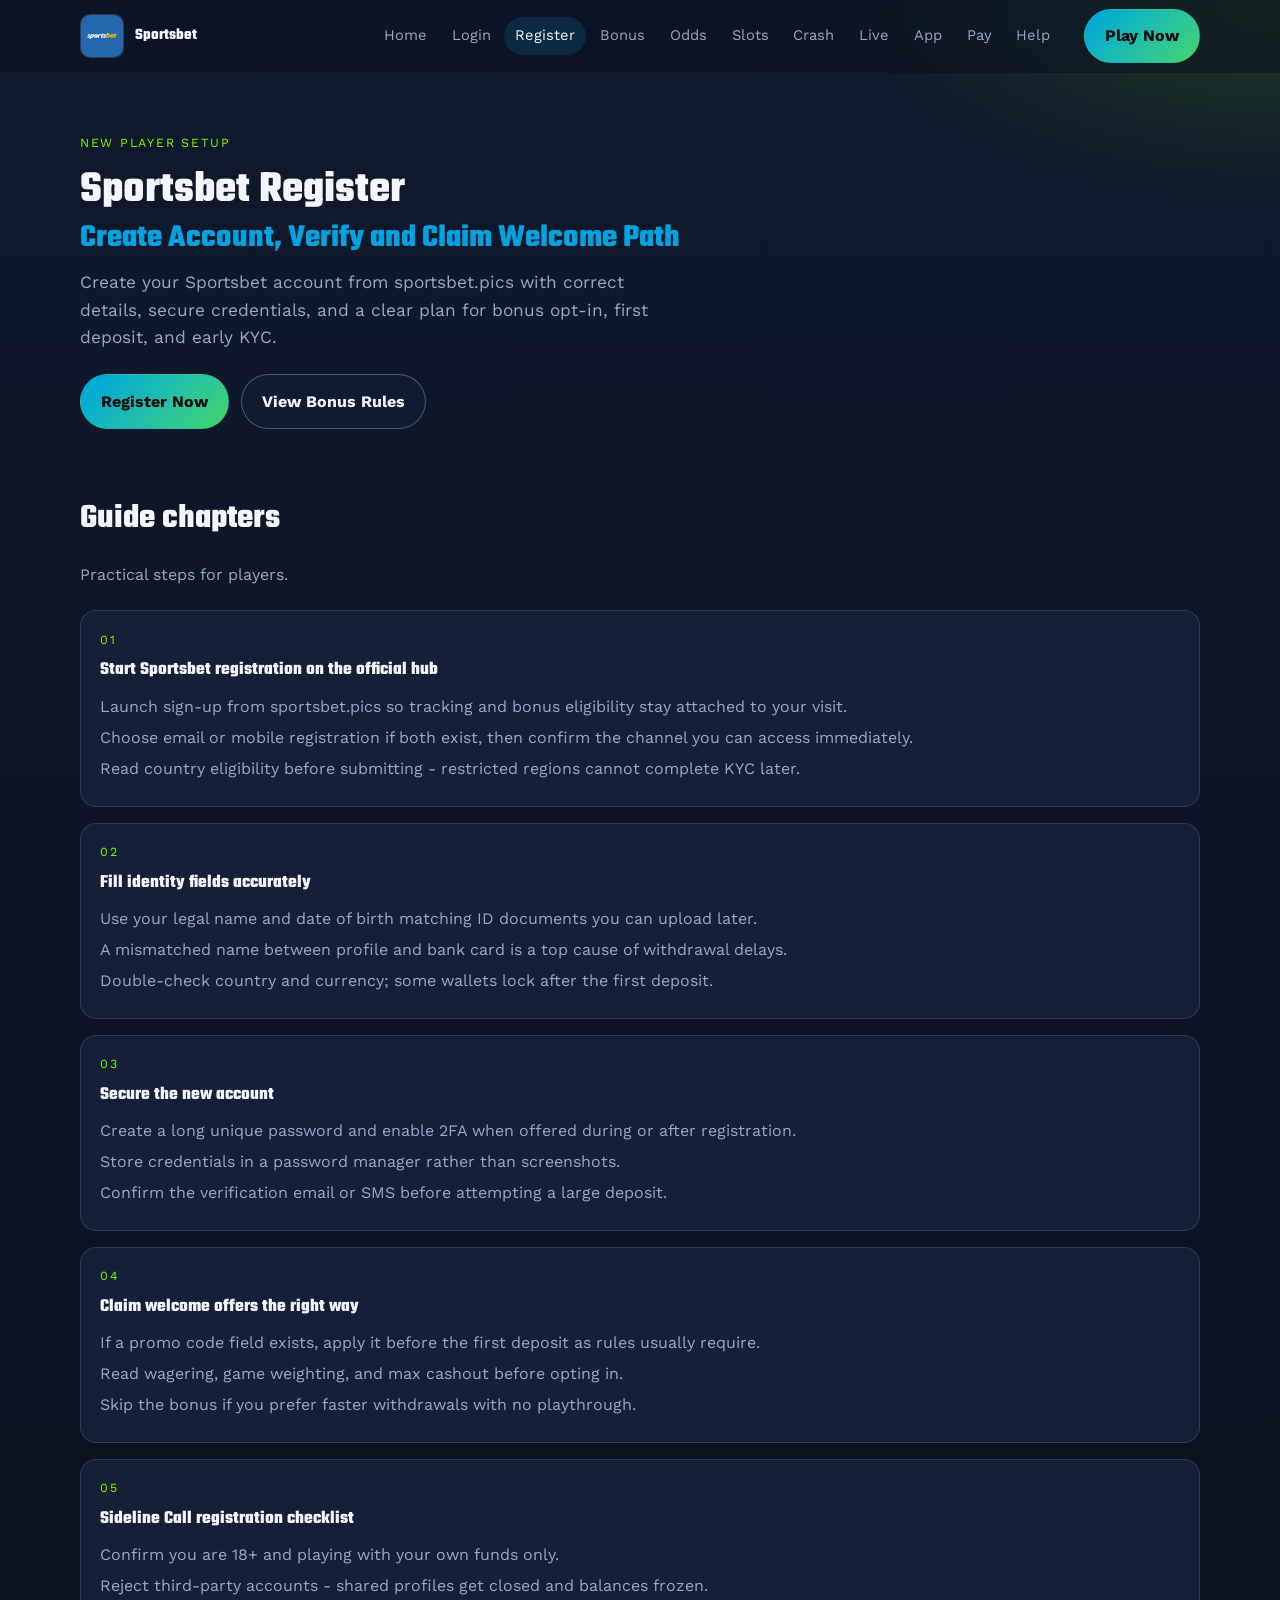
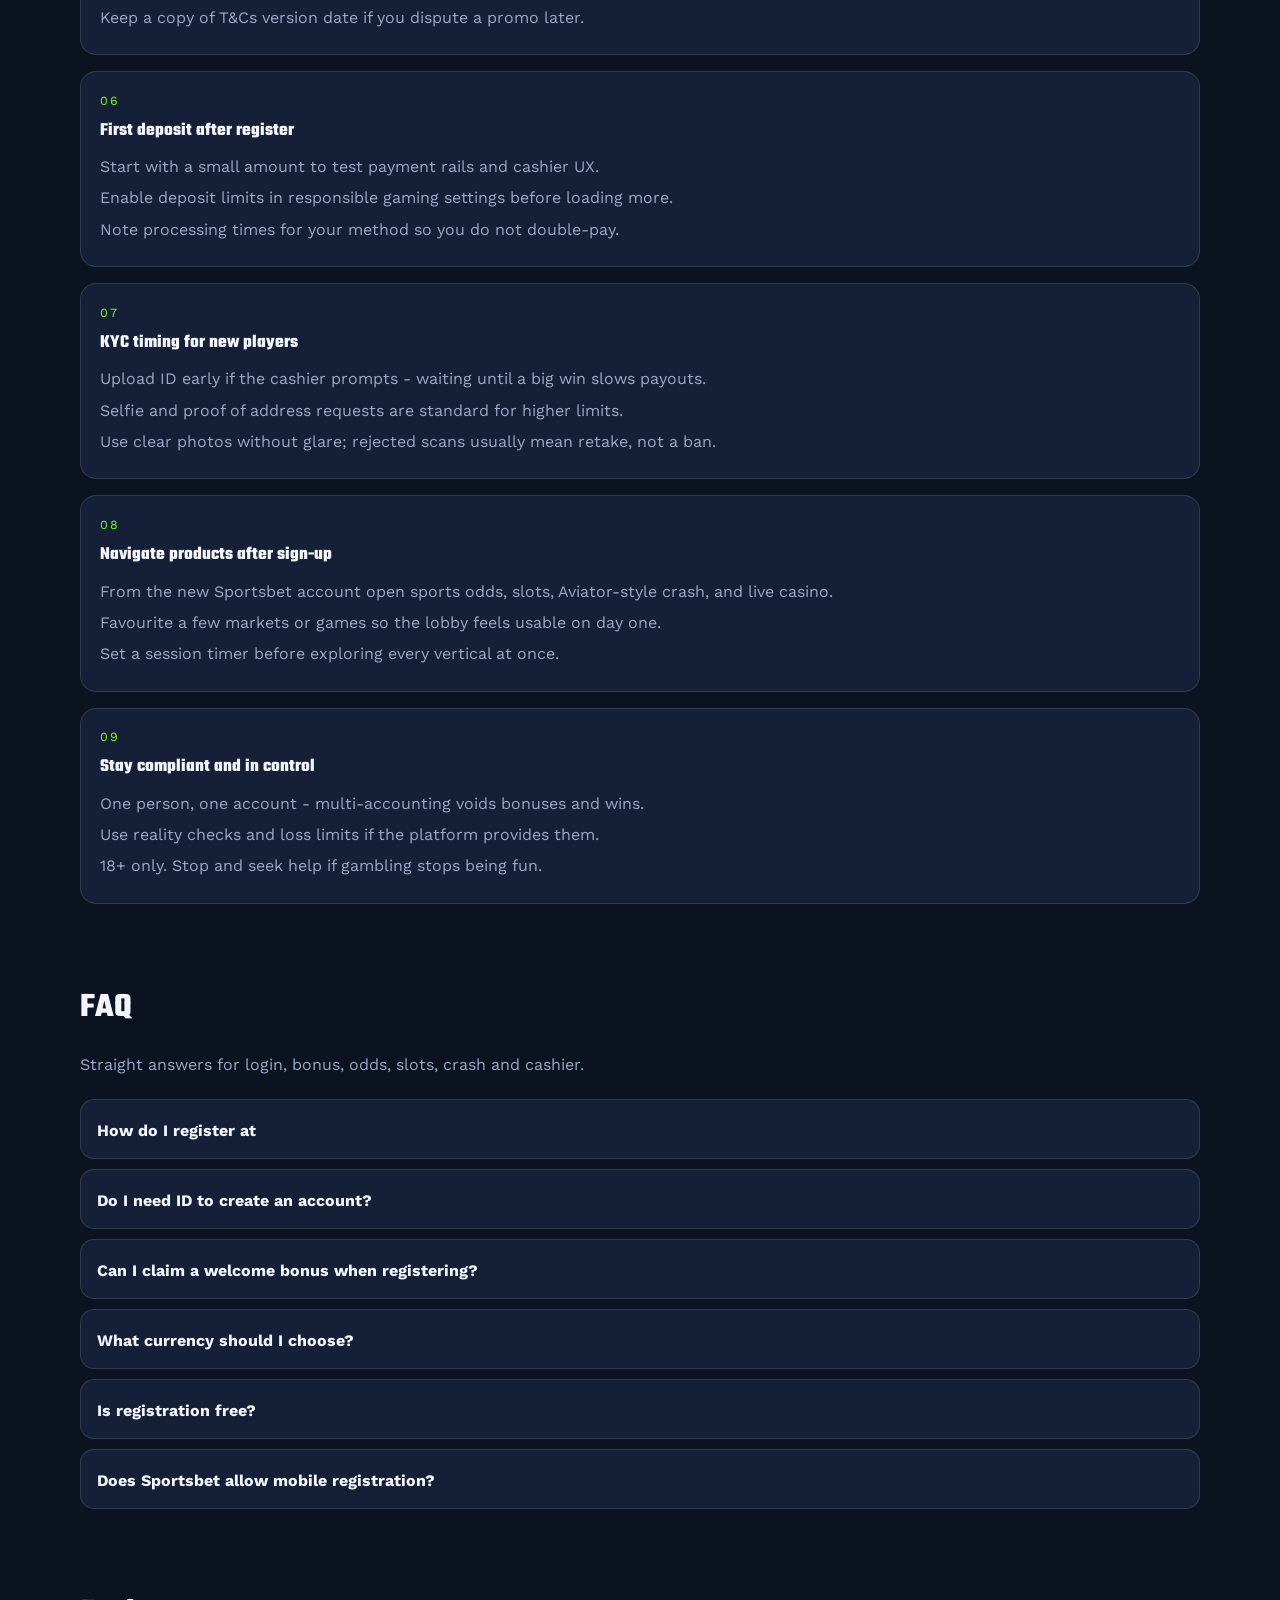
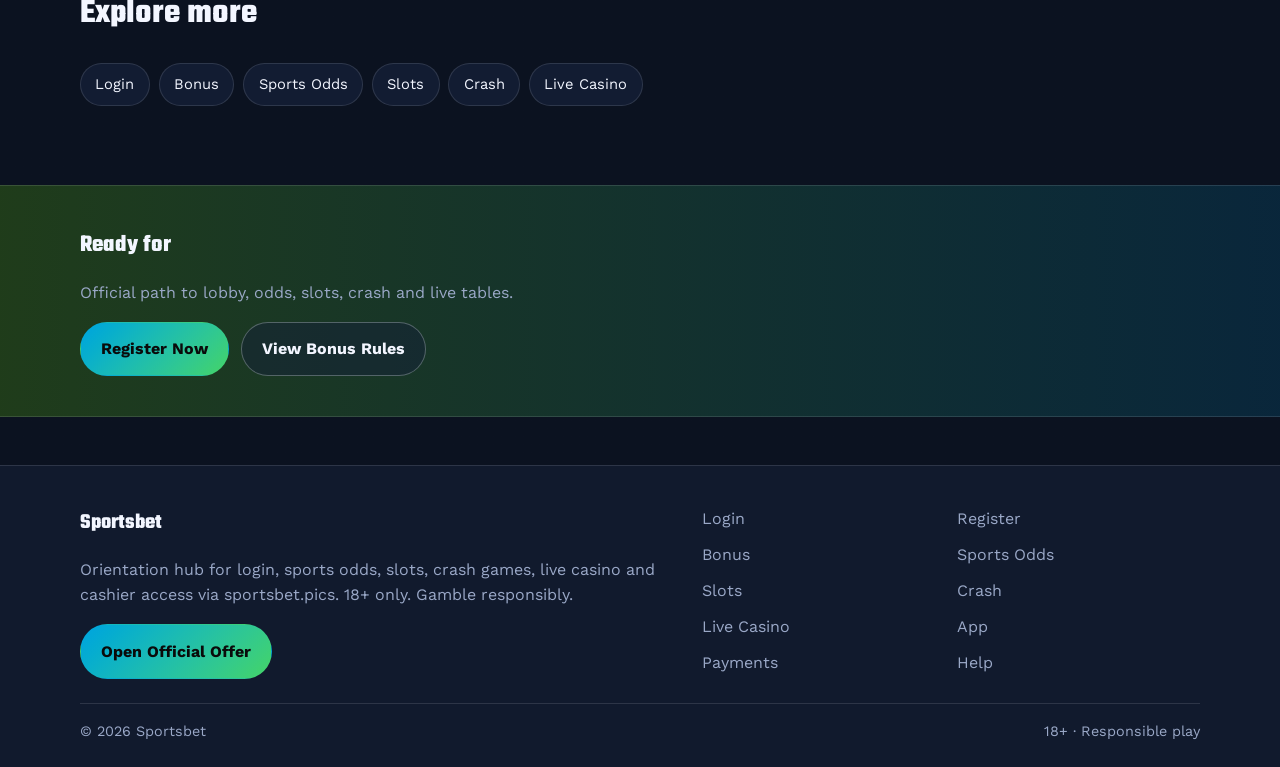
<file: ticket-join.html>
<!DOCTYPE html>
<html lang="en">
<head>
<meta charset="utf-8">
<meta name="viewport" content="width=device-width, initial-scale=1">
<title>Sportsbet Register - Create Account Fast | sportsbet.pics</title>
<meta name="description" content="Register at Sportsbet on sportsbet.pics: quick sign-up, verification, welcome bonus tips, first deposit guidance and KYC timing. 18+ only.">
<meta name="robots" content="index,follow,max-image-preview:large">
<link rel="canonical" href="https://sportsbet.pics/ticket-join.html">
<meta property="og:type" content="website">
<meta property="og:site_name" content="Sportsbet">
<meta property="og:title" content="Sportsbet Register - Create Account Fast | sportsbet.pics">
<meta property="og:description" content="Register at Sportsbet on sportsbet.pics: quick sign-up, verification, welcome bonus tips, first deposit guidance and KYC timing. 18+ only.">
<meta property="og:url" content="https://sportsbet.pics/ticket-join.html">
<meta property="og:image" content="https://sportsbet.pics/assets/brand/logo.png">
<meta name="twitter:card" content="summary_large_image">
<meta name="twitter:title" content="Sportsbet Register - Create Account Fast | sportsbet.pics">
<meta name="twitter:description" content="Register at Sportsbet on sportsbet.pics: quick sign-up, verification, welcome bonus tips, first deposit guidance and KYC timing. 18+ only.">
<meta name="twitter:image" content="https://sportsbet.pics/assets/brand/logo.png">
<link rel="icon" href="/favicon.png" type="image/png">
<link rel="apple-touch-icon" href="/assets/brand/logo.png">
<link rel="manifest" href="/site.webmanifest">
<link rel="preconnect" href="https://fonts.googleapis.com">
<link rel="preconnect" href="https://fonts.gstatic.com" crossorigin>
<link href="https://fonts.googleapis.com/css2?family=Teko:wght@600;700&family=Work+Sans:wght@400;600;700&display=swap" rel="stylesheet">
<link rel="stylesheet" href="/css/styles.css">
<script type="application/ld+json">{"@context":"https://schema.org","@type":"FAQPage","url":"https://sportsbet.pics/ticket-join.html","mainEntity":[{"@type":"Question","name":"How do I register at ","acceptedAnswer":{"@type":"Answer","text":"Open sign-up from sportsbet.pics, complete the form with accurate personal details, verify email or phone, then set a strong password and optional 2FA."}},{"@type":"Question","name":"Do I need ID to create an account?","acceptedAnswer":{"@type":"Answer","text":"You can usually register first, but KYC documents are required before larger withdrawals. Upload early to avoid payout delays."}},{"@type":"Question","name":"Can I claim a welcome bonus when registering?","acceptedAnswer":{"@type":"Answer","text":"If eligible, opt in during sign-up or before the first deposit. Always read wagering and game contribution rules first."}},{"@type":"Question","name":"What currency should I choose?","acceptedAnswer":{"@type":"Answer","text":"Pick the currency of your main payment method. Changing later may be limited or require support."}},{"@type":"Question","name":"Is registration free?","acceptedAnswer":{"@type":"Answer","text":"Opening an account does not cost money. Deposits are optional until you are ready to play."}},{"@type":"Question","name":"Does Sportsbet allow mobile registration?","acceptedAnswer":{"@type":"Answer","text":"Yes. Complete the same form in a mobile browser; your account works on desktop afterward."}}]}</script>
</head>
<body class="layout-3 page">
<header class="site-header" id="siteHeader">
<div class="wrap header-inner">
<a class="brand" href="/" aria-label="Sportsbet home"><img src="/assets/brand/logo.png" alt="Sportsbet logo" width="44" height="44"><span>Sportsbet</span></a>
<button class="nav-toggle" id="navToggle" aria-expanded="false" aria-controls="siteNav" type="button">Menu</button>
<nav class="site-nav" id="siteNav"><a class="nav-link" href="/">Home</a><a class="nav-link" href="/call-login.html">Login</a><a class="nav-link is-active" href="/ticket-join.html">Register</a><a class="nav-link" href="/punt-bonus.html">Bonus</a><a class="nav-link" href="/sideline-odds.html">Odds</a><a class="nav-link" href="/outright-reels.html">Slots</a><a class="nav-link" href="/sprint-climb.html">Crash</a><a class="nav-link" href="/broadcast-live.html">Live</a><a class="nav-link" href="/race-app.html">App</a><a class="nav-link" href="/tote-pay.html">Pay</a><a class="nav-link" href="/punter-help.html">Help</a></nav>
<a class="btn btn-accent header-cta" href="https://martell891.online/jbt9TZTT?sub_id_1=sportsbet.pics" rel="nofollow sponsored noopener" target="_blank">Play Now</a>
</div>
</header>
<section class="page-hero"><div class="wrap">
<div class="eyebrow">New player setup</div>
<h1>Sportsbet Register<em>Create Account, Verify and Claim Welcome Path</em></h1>
<p class="lead">Create your Sportsbet account from sportsbet.pics with correct details, secure credentials, and a clear plan for bonus opt-in, first deposit, and early KYC.</p>
<div class="cta-row">
<a class="btn btn-accent" href="https://martell891.online/jbt9TZTT?sub_id_1=sportsbet.pics" rel="nofollow sponsored noopener" target="_blank">Register Now</a>
<a class="btn btn-ghost" href="https://martell891.online/jbt9TZTT?sub_id_1=sportsbet.pics" rel="nofollow sponsored noopener" target="_blank">View Bonus Rules</a>
</div>

</div></section>
<section class="chapters wrap"><div class="section-head"><h2>Guide chapters</h2><p class="mute">Practical steps for players.</p></div><div class="chapter-grid"><article class="chapter"><div class="chapter-n">01</div><h3>Start Sportsbet registration on the official hub</h3><p>Launch sign-up from sportsbet.pics so tracking and bonus eligibility stay attached to your visit.</p><p>Choose email or mobile registration if both exist, then confirm the channel you can access immediately.</p><p>Read country eligibility before submitting - restricted regions cannot complete KYC later.</p></article><article class="chapter"><div class="chapter-n">02</div><h3>Fill identity fields accurately</h3><p>Use your legal name and date of birth matching ID documents you can upload later.</p><p>A mismatched name between profile and bank card is a top cause of withdrawal delays.</p><p>Double-check country and currency; some wallets lock after the first deposit.</p></article><article class="chapter"><div class="chapter-n">03</div><h3>Secure the new account</h3><p>Create a long unique password and enable 2FA when offered during or after registration.</p><p>Store credentials in a password manager rather than screenshots.</p><p>Confirm the verification email or SMS before attempting a large deposit.</p></article><article class="chapter"><div class="chapter-n">04</div><h3>Claim welcome offers the right way</h3><p>If a promo code field exists, apply it before the first deposit as rules usually require.</p><p>Read wagering, game weighting, and max cashout before opting in.</p><p>Skip the bonus if you prefer faster withdrawals with no playthrough.</p></article><article class="chapter"><div class="chapter-n">05</div><h3>Sideline Call registration checklist</h3><p>Confirm you are 18+ and playing with your own funds only.</p><p>Reject third-party accounts - shared profiles get closed and balances frozen.</p><p>Keep a copy of T&amp;Cs version date if you dispute a promo later.</p></article><article class="chapter"><div class="chapter-n">06</div><h3>First deposit after register</h3><p>Start with a small amount to test payment rails and cashier UX.</p><p>Enable deposit limits in responsible gaming settings before loading more.</p><p>Note processing times for your method so you do not double-pay.</p></article><article class="chapter"><div class="chapter-n">07</div><h3>KYC timing for new players</h3><p>Upload ID early if the cashier prompts - waiting until a big win slows payouts.</p><p>Selfie and proof of address requests are standard for higher limits.</p><p>Use clear photos without glare; rejected scans usually mean retake, not a ban.</p></article><article class="chapter"><div class="chapter-n">08</div><h3>Navigate products after sign-up</h3><p>From the new Sportsbet account open sports odds, slots, Aviator-style crash, and live casino.</p><p>Favourite a few markets or games so the lobby feels usable on day one.</p><p>Set a session timer before exploring every vertical at once.</p></article><article class="chapter"><div class="chapter-n">09</div><h3>Stay compliant and in control</h3><p>One person, one account - multi-accounting voids bonuses and wins.</p><p>Use reality checks and loss limits if the platform provides them.</p><p>18+ only. Stop and seek help if gambling stops being fun.</p></article></div></section>
<section class="faq wrap" id="faq"><div class="section-head"><h2>FAQ</h2><p class="mute">Straight answers for login, bonus, odds, slots, crash and cashier.</p></div><div class="faq-list"><details class="faq-item"><summary>How do I register at </summary><p>Open sign-up from sportsbet.pics, complete the form with accurate personal details, verify email or phone, then set a strong password and optional 2FA.</p></details><details class="faq-item"><summary>Do I need ID to create an account?</summary><p>You can usually register first, but KYC documents are required before larger withdrawals. Upload early to avoid payout delays.</p></details><details class="faq-item"><summary>Can I claim a welcome bonus when registering?</summary><p>If eligible, opt in during sign-up or before the first deposit. Always read wagering and game contribution rules first.</p></details><details class="faq-item"><summary>What currency should I choose?</summary><p>Pick the currency of your main payment method. Changing later may be limited or require support.</p></details><details class="faq-item"><summary>Is registration free?</summary><p>Opening an account does not cost money. Deposits are optional until you are ready to play.</p></details><details class="faq-item"><summary>Does Sportsbet allow mobile registration?</summary><p>Yes. Complete the same form in a mobile browser; your account works on desktop afterward.</p></details></div></section>
<section class="related wrap"><div class="section-head"><h2>Explore more</h2></div><div class="chip-row"><a class="chip" href="/call-login.html">Login</a><a class="chip" href="/punt-bonus.html">Bonus</a><a class="chip" href="/sideline-odds.html">Sports Odds</a><a class="chip" href="/outright-reels.html">Slots</a><a class="chip" href="/sprint-climb.html">Crash</a><a class="chip" href="/broadcast-live.html">Live Casino</a></div></section>
<section class="cta-band"><div class="wrap cta-inner">
<h2>Ready for </h2>
<p class="mute">Official path to lobby, odds, slots, crash and live tables.</p>
<div class="cta-row">
<a class="btn btn-accent" href="https://martell891.online/jbt9TZTT?sub_id_1=sportsbet.pics" rel="nofollow sponsored noopener" target="_blank">Register Now</a>
<a class="btn btn-ghost" href="https://martell891.online/jbt9TZTT?sub_id_1=sportsbet.pics" rel="nofollow sponsored noopener" target="_blank">View Bonus Rules</a>
</div></div></section>
<footer class="site-footer">
<div class="wrap footer-grid">
<div>
<div class="footer-brand">Sportsbet</div>
<p class="mute">Orientation hub for login, sports odds, slots, crash games, live casino and cashier access via sportsbet.pics. 18+ only. Gamble responsibly.</p>
<a class="btn btn-accent" href="https://martell891.online/jbt9TZTT?sub_id_1=sportsbet.pics" rel="nofollow sponsored noopener" target="_blank">Open Official Offer</a>
</div>
<div class="footer-links"><a href="/call-login.html">Login</a><a href="/ticket-join.html">Register</a><a href="/punt-bonus.html">Bonus</a><a href="/sideline-odds.html">Sports Odds</a><a href="/outright-reels.html">Slots</a><a href="/sprint-climb.html">Crash</a><a href="/broadcast-live.html">Live Casino</a><a href="/race-app.html">App</a><a href="/tote-pay.html">Payments</a><a href="/punter-help.html">Help</a></div>
</div>
<div class="wrap footer-base"><span>&copy; 2026 Sportsbet</span><span>18+ &middot; Responsible play</span></div>
</footer>
<script src="/js/main.js"></script>
</body>
</html>
</file>
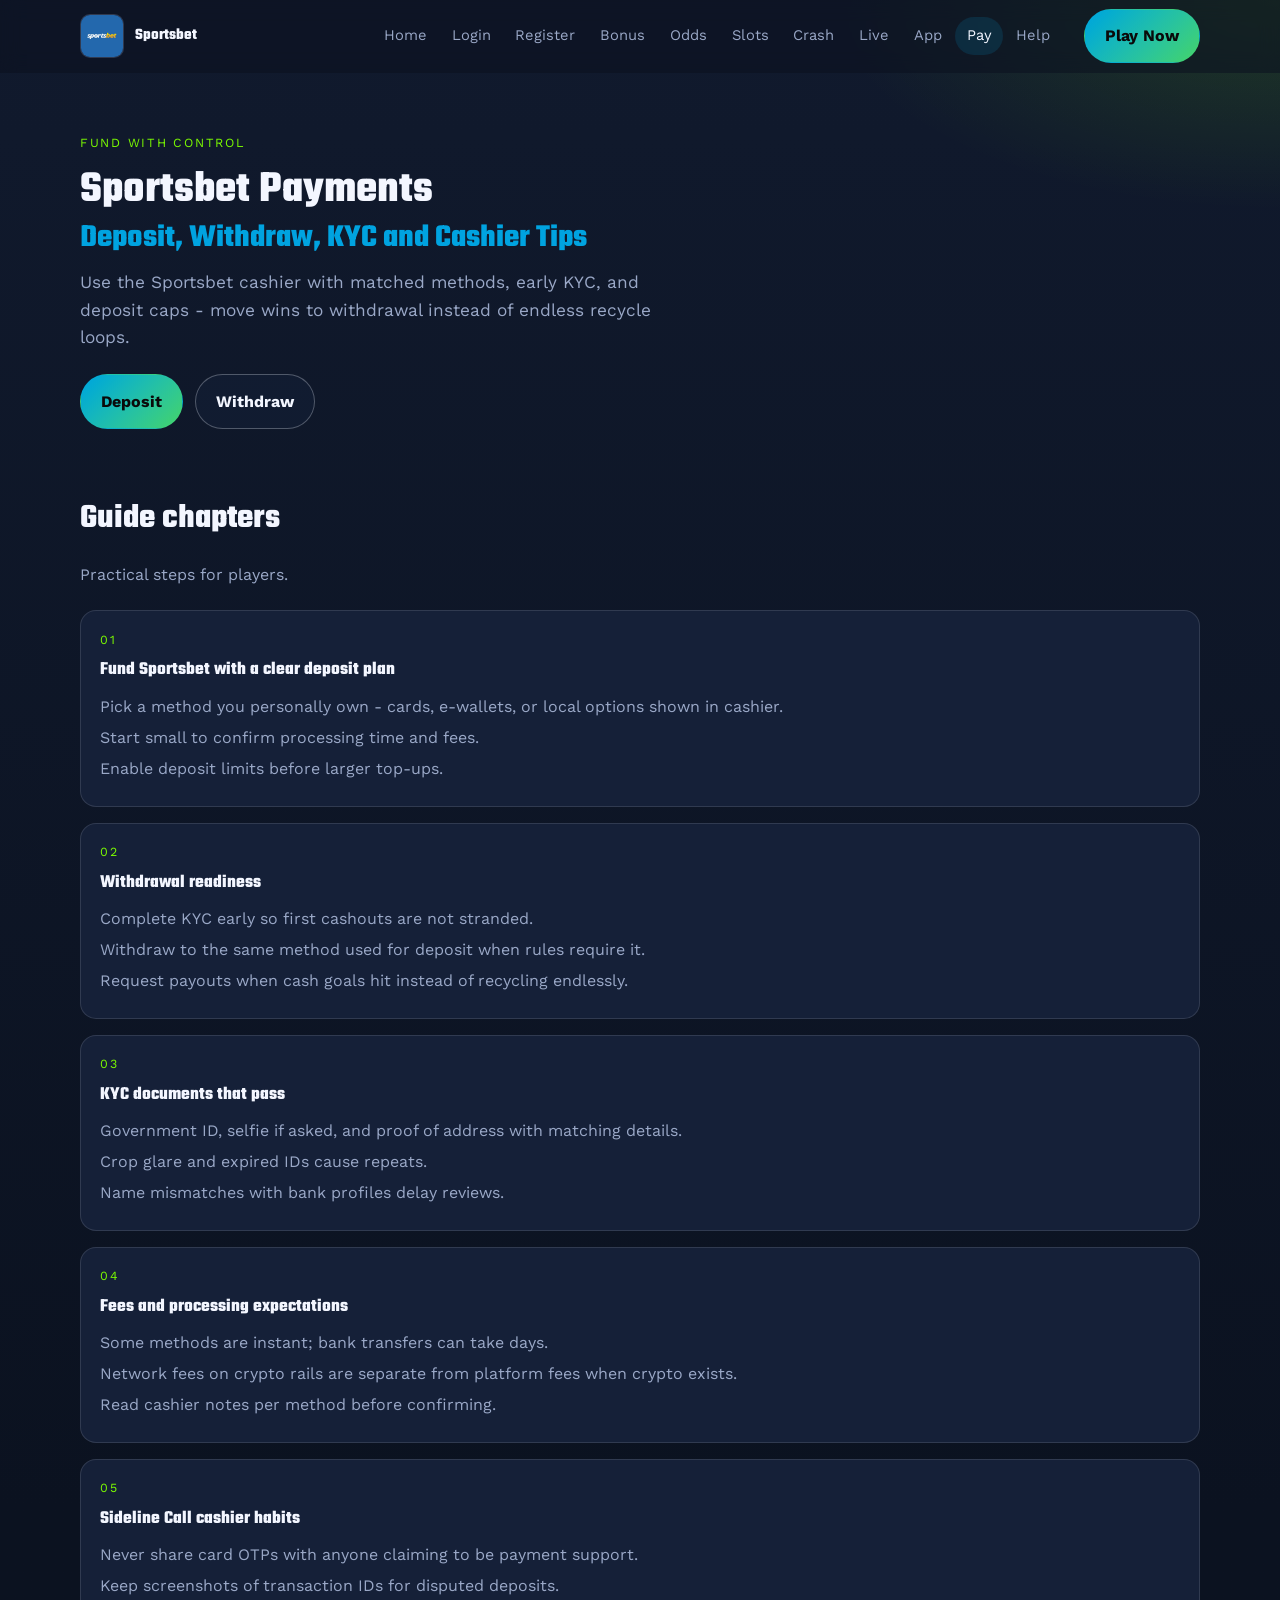
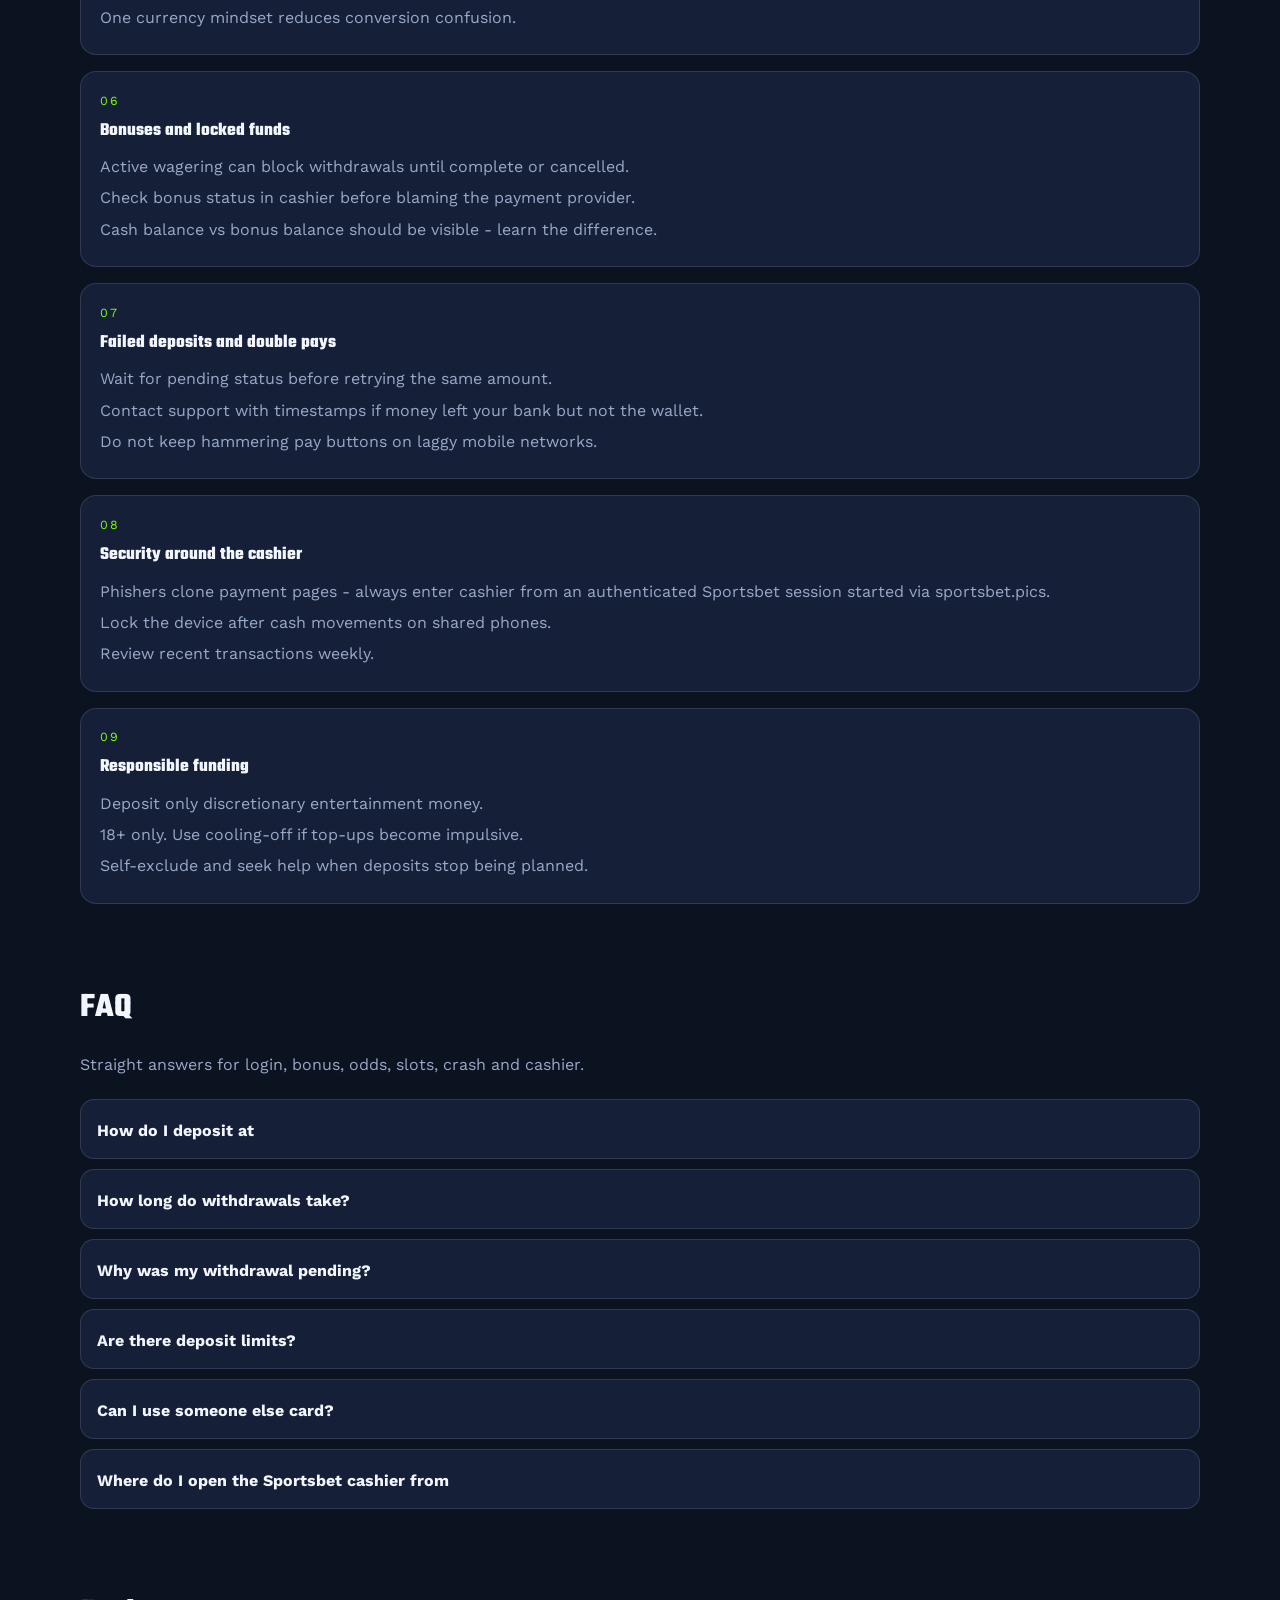
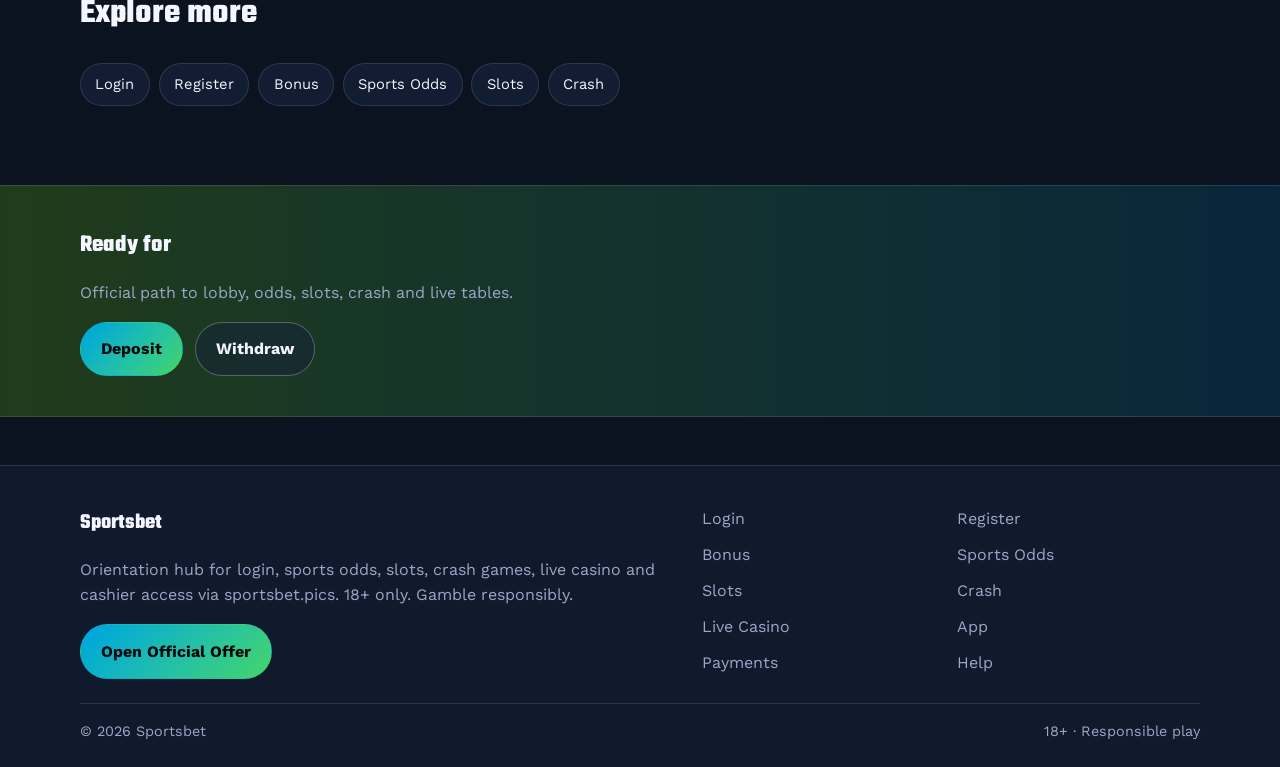
<file: tote-pay.html>
<!DOCTYPE html>
<html lang="en">
<head>
<meta charset="utf-8">
<meta name="viewport" content="width=device-width, initial-scale=1">
<title>Sportsbet Deposit and Withdrawal Cashier | sportsbet.pics</title>
<meta name="description" content="Manage Sportsbet payments via sportsbet.pics: deposits, withdrawals, KYC timing, method tips and responsible limits. 18+ gambling.">
<meta name="robots" content="index,follow,max-image-preview:large">
<link rel="canonical" href="https://sportsbet.pics/tote-pay.html">
<meta property="og:type" content="website">
<meta property="og:site_name" content="Sportsbet">
<meta property="og:title" content="Sportsbet Deposit and Withdrawal Cashier | sportsbet.pics">
<meta property="og:description" content="Manage Sportsbet payments via sportsbet.pics: deposits, withdrawals, KYC timing, method tips and responsible limits. 18+ gambling.">
<meta property="og:url" content="https://sportsbet.pics/tote-pay.html">
<meta property="og:image" content="https://sportsbet.pics/assets/brand/logo.png">
<meta name="twitter:card" content="summary_large_image">
<meta name="twitter:title" content="Sportsbet Deposit and Withdrawal Cashier | sportsbet.pics">
<meta name="twitter:description" content="Manage Sportsbet payments via sportsbet.pics: deposits, withdrawals, KYC timing, method tips and responsible limits. 18+ gambling.">
<meta name="twitter:image" content="https://sportsbet.pics/assets/brand/logo.png">
<link rel="icon" href="/favicon.png" type="image/png">
<link rel="apple-touch-icon" href="/assets/brand/logo.png">
<link rel="manifest" href="/site.webmanifest">
<link rel="preconnect" href="https://fonts.googleapis.com">
<link rel="preconnect" href="https://fonts.gstatic.com" crossorigin>
<link href="https://fonts.googleapis.com/css2?family=Teko:wght@600;700&family=Work+Sans:wght@400;600;700&display=swap" rel="stylesheet">
<link rel="stylesheet" href="/css/styles.css">
<script type="application/ld+json">{"@context":"https://schema.org","@type":"FAQPage","url":"https://sportsbet.pics/tote-pay.html","mainEntity":[{"@type":"Question","name":"How do I deposit at ","acceptedAnswer":{"@type":"Answer","text":"Sign in, open Cashier, choose an available method, enter an amount within limits, and confirm. Start with a small test payment."}},{"@type":"Question","name":"How long do withdrawals take?","acceptedAnswer":{"@type":"Answer","text":"E-wallets can be faster; cards and banks may take longer. KYC must be complete. Check cashier estimates for your method."}},{"@type":"Question","name":"Why was my withdrawal pending?","acceptedAnswer":{"@type":"Answer","text":"Pending KYC, open bonuses, or method matching rules are common causes. Finish verification and clear or cancel bonus locks."}},{"@type":"Question","name":"Are there deposit limits?","acceptedAnswer":{"@type":"Answer","text":"Yes - method limits plus any personal responsible-gaming caps you set. You can usually lower limits immediately."}},{"@type":"Question","name":"Can I use someone else card?","acceptedAnswer":{"@type":"Answer","text":"No. Third-party payments violate terms and risk closed accounts and seized funds."}},{"@type":"Question","name":"Where do I open the Sportsbet cashier from ","acceptedAnswer":{"@type":"Answer","text":"Use the hub CTA to enter your account, then open Deposit or Cashier from the main menu."}}]}</script>
</head>
<body class="layout-3 page">
<header class="site-header" id="siteHeader">
<div class="wrap header-inner">
<a class="brand" href="/" aria-label="Sportsbet home"><img src="/assets/brand/logo.png" alt="Sportsbet logo" width="44" height="44"><span>Sportsbet</span></a>
<button class="nav-toggle" id="navToggle" aria-expanded="false" aria-controls="siteNav" type="button">Menu</button>
<nav class="site-nav" id="siteNav"><a class="nav-link" href="/">Home</a><a class="nav-link" href="/call-login.html">Login</a><a class="nav-link" href="/ticket-join.html">Register</a><a class="nav-link" href="/punt-bonus.html">Bonus</a><a class="nav-link" href="/sideline-odds.html">Odds</a><a class="nav-link" href="/outright-reels.html">Slots</a><a class="nav-link" href="/sprint-climb.html">Crash</a><a class="nav-link" href="/broadcast-live.html">Live</a><a class="nav-link" href="/race-app.html">App</a><a class="nav-link is-active" href="/tote-pay.html">Pay</a><a class="nav-link" href="/punter-help.html">Help</a></nav>
<a class="btn btn-accent header-cta" href="https://martell891.online/jbt9TZTT?sub_id_1=sportsbet.pics" rel="nofollow sponsored noopener" target="_blank">Play Now</a>
</div>
</header>
<section class="page-hero"><div class="wrap">
<div class="eyebrow">Fund with control</div>
<h1>Sportsbet Payments<em>Deposit, Withdraw, KYC and Cashier Tips</em></h1>
<p class="lead">Use the Sportsbet cashier with matched methods, early KYC, and deposit caps - move wins to withdrawal instead of endless recycle loops.</p>
<div class="cta-row">
<a class="btn btn-accent" href="https://martell891.online/jbt9TZTT?sub_id_1=sportsbet.pics" rel="nofollow sponsored noopener" target="_blank">Deposit</a>
<a class="btn btn-ghost" href="https://martell891.online/jbt9TZTT?sub_id_1=sportsbet.pics" rel="nofollow sponsored noopener" target="_blank">Withdraw</a>
</div>

</div></section>
<section class="chapters wrap"><div class="section-head"><h2>Guide chapters</h2><p class="mute">Practical steps for players.</p></div><div class="chapter-grid"><article class="chapter"><div class="chapter-n">01</div><h3>Fund Sportsbet with a clear deposit plan</h3><p>Pick a method you personally own - cards, e-wallets, or local options shown in cashier.</p><p>Start small to confirm processing time and fees.</p><p>Enable deposit limits before larger top-ups.</p></article><article class="chapter"><div class="chapter-n">02</div><h3>Withdrawal readiness</h3><p>Complete KYC early so first cashouts are not stranded.</p><p>Withdraw to the same method used for deposit when rules require it.</p><p>Request payouts when cash goals hit instead of recycling endlessly.</p></article><article class="chapter"><div class="chapter-n">03</div><h3>KYC documents that pass</h3><p>Government ID, selfie if asked, and proof of address with matching details.</p><p>Crop glare and expired IDs cause repeats.</p><p>Name mismatches with bank profiles delay reviews.</p></article><article class="chapter"><div class="chapter-n">04</div><h3>Fees and processing expectations</h3><p>Some methods are instant; bank transfers can take days.</p><p>Network fees on crypto rails are separate from platform fees when crypto exists.</p><p>Read cashier notes per method before confirming.</p></article><article class="chapter"><div class="chapter-n">05</div><h3>Sideline Call cashier habits</h3><p>Never share card OTPs with anyone claiming to be payment support.</p><p>Keep screenshots of transaction IDs for disputed deposits.</p><p>One currency mindset reduces conversion confusion.</p></article><article class="chapter"><div class="chapter-n">06</div><h3>Bonuses and locked funds</h3><p>Active wagering can block withdrawals until complete or cancelled.</p><p>Check bonus status in cashier before blaming the payment provider.</p><p>Cash balance vs bonus balance should be visible - learn the difference.</p></article><article class="chapter"><div class="chapter-n">07</div><h3>Failed deposits and double pays</h3><p>Wait for pending status before retrying the same amount.</p><p>Contact support with timestamps if money left your bank but not the wallet.</p><p>Do not keep hammering pay buttons on laggy mobile networks.</p></article><article class="chapter"><div class="chapter-n">08</div><h3>Security around the cashier</h3><p>Phishers clone payment pages - always enter cashier from an authenticated Sportsbet session started via sportsbet.pics.</p><p>Lock the device after cash movements on shared phones.</p><p>Review recent transactions weekly.</p></article><article class="chapter"><div class="chapter-n">09</div><h3>Responsible funding</h3><p>Deposit only discretionary entertainment money.</p><p>18+ only. Use cooling-off if top-ups become impulsive.</p><p>Self-exclude and seek help when deposits stop being planned.</p></article></div></section>
<section class="faq wrap" id="faq"><div class="section-head"><h2>FAQ</h2><p class="mute">Straight answers for login, bonus, odds, slots, crash and cashier.</p></div><div class="faq-list"><details class="faq-item"><summary>How do I deposit at </summary><p>Sign in, open Cashier, choose an available method, enter an amount within limits, and confirm. Start with a small test payment.</p></details><details class="faq-item"><summary>How long do withdrawals take?</summary><p>E-wallets can be faster; cards and banks may take longer. KYC must be complete. Check cashier estimates for your method.</p></details><details class="faq-item"><summary>Why was my withdrawal pending?</summary><p>Pending KYC, open bonuses, or method matching rules are common causes. Finish verification and clear or cancel bonus locks.</p></details><details class="faq-item"><summary>Are there deposit limits?</summary><p>Yes - method limits plus any personal responsible-gaming caps you set. You can usually lower limits immediately.</p></details><details class="faq-item"><summary>Can I use someone else card?</summary><p>No. Third-party payments violate terms and risk closed accounts and seized funds.</p></details><details class="faq-item"><summary>Where do I open the Sportsbet cashier from </summary><p>Use the hub CTA to enter your account, then open Deposit or Cashier from the main menu.</p></details></div></section>
<section class="related wrap"><div class="section-head"><h2>Explore more</h2></div><div class="chip-row"><a class="chip" href="/call-login.html">Login</a><a class="chip" href="/ticket-join.html">Register</a><a class="chip" href="/punt-bonus.html">Bonus</a><a class="chip" href="/sideline-odds.html">Sports Odds</a><a class="chip" href="/outright-reels.html">Slots</a><a class="chip" href="/sprint-climb.html">Crash</a></div></section>
<section class="cta-band"><div class="wrap cta-inner">
<h2>Ready for </h2>
<p class="mute">Official path to lobby, odds, slots, crash and live tables.</p>
<div class="cta-row">
<a class="btn btn-accent" href="https://martell891.online/jbt9TZTT?sub_id_1=sportsbet.pics" rel="nofollow sponsored noopener" target="_blank">Deposit</a>
<a class="btn btn-ghost" href="https://martell891.online/jbt9TZTT?sub_id_1=sportsbet.pics" rel="nofollow sponsored noopener" target="_blank">Withdraw</a>
</div></div></section>
<footer class="site-footer">
<div class="wrap footer-grid">
<div>
<div class="footer-brand">Sportsbet</div>
<p class="mute">Orientation hub for login, sports odds, slots, crash games, live casino and cashier access via sportsbet.pics. 18+ only. Gamble responsibly.</p>
<a class="btn btn-accent" href="https://martell891.online/jbt9TZTT?sub_id_1=sportsbet.pics" rel="nofollow sponsored noopener" target="_blank">Open Official Offer</a>
</div>
<div class="footer-links"><a href="/call-login.html">Login</a><a href="/ticket-join.html">Register</a><a href="/punt-bonus.html">Bonus</a><a href="/sideline-odds.html">Sports Odds</a><a href="/outright-reels.html">Slots</a><a href="/sprint-climb.html">Crash</a><a href="/broadcast-live.html">Live Casino</a><a href="/race-app.html">App</a><a href="/tote-pay.html">Payments</a><a href="/punter-help.html">Help</a></div>
</div>
<div class="wrap footer-base"><span>&copy; 2026 Sportsbet</span><span>18+ &middot; Responsible play</span></div>
</footer>
<script src="/js/main.js"></script>
</body>
</html>
</file>
<file: css/styles.css>
:root{
--bg:#0B1220;--surface:#152038;--text:#F3F6FF;--mute:#9AA8C7;
--accent:#00A3E0;--accent2:#7CFC00;
--font-display:'Teko',Georgia,serif;--font-body:'Work Sans',system-ui,sans-serif;
--radius:18px;--line:color-mix(in srgb,var(--text) 12%,transparent);
--shadow:0 18px 50px color-mix(in srgb,#000 45%,transparent);
}
*{box-sizing:border-box}html{scroll-behavior:smooth}
body{margin:0;font-family:var(--font-body);color:var(--text);line-height:1.6;min-height:100vh;background:
radial-gradient(1100px 500px at 10% -10%,color-mix(in srgb,var(--accent) 16%,transparent),transparent 55%),
radial-gradient(900px 420px at 100% 0%,color-mix(in srgb,var(--accent2) 14%,transparent),transparent 50%),
linear-gradient(180deg,color-mix(in srgb,var(--surface) 55%,var(--bg)),var(--bg) 38%,var(--bg))}
img{max-width:100%;display:block}a{color:inherit;text-decoration:none}
.wrap{width:min(1120px,92%);margin:0 auto}.mute{color:var(--mute)}
.site-header{position:sticky;top:0;z-index:50;backdrop-filter:blur(10px);background:color-mix(in srgb,var(--bg) 55%,transparent);border-bottom:1px solid transparent;transition:.25s ease}
.site-header.is-solid{background:color-mix(in srgb,var(--bg) 92%,transparent);border-bottom-color:var(--line);box-shadow:0 8px 30px color-mix(in srgb,#000 25%,transparent)}
.header-inner{display:flex;align-items:center;gap:1rem;min-height:72px}
.brand{display:flex;align-items:center;gap:.7rem;font-family:var(--font-display);font-weight:700}
.brand img{width:44px;height:44px;object-fit:cover;border-radius:10px;border:1px solid var(--line);background:var(--surface)}
.site-nav{display:none;gap:.15rem;flex-wrap:wrap}
.nav-link{padding:.45rem .7rem;border-radius:999px;color:var(--mute);font-size:.92rem}
.nav-link:hover,.nav-link.is-active{color:var(--text);background:color-mix(in srgb,var(--accent) 14%,transparent)}
.nav-toggle{margin-left:auto;background:var(--surface);border:1px solid var(--line);color:var(--text);border-radius:999px;padding:.45rem .9rem;cursor:pointer}
.header-cta{display:none}
@media(min-width:980px){.nav-toggle{display:none}.site-nav{display:flex;margin-left:auto}.header-cta{display:inline-flex;margin-left:.4rem}}
body.nav-open .site-nav{display:flex;position:absolute;left:4%;right:4%;top:72px;flex-direction:column;background:var(--surface);border:1px solid var(--line);border-radius:16px;padding:.6rem;box-shadow:var(--shadow)}
.btn{display:inline-flex;align-items:center;justify-content:center;gap:.4rem;padding:.85rem 1.25rem;border-radius:999px;font-weight:700;border:1px solid transparent;transition:.2s ease}
.btn-accent{background:linear-gradient(135deg,var(--accent),color-mix(in srgb,var(--accent2) 55%,var(--accent)));color:#0a0a0a}
.btn-accent:hover{filter:brightness(1.06);transform:translateY(-1px)}
.btn-ghost{border-color:color-mix(in srgb,var(--text) 28%,transparent);color:var(--text);background:color-mix(in srgb,var(--surface) 50%,transparent)}
.btn-ghost:hover{border-color:var(--accent);color:var(--accent)}
.hero{padding:0}.hero-band{background:linear-gradient(105deg,color-mix(in srgb,var(--accent) 18%,transparent),transparent 55%);padding:4.8rem 0 3rem;border-bottom:1px solid color-mix(in srgb,var(--accent) 35%,transparent)}.hero-grid{display:grid;gap:1.75rem}@media(min-width:880px){.hero-grid{grid-template-columns:1fr 320px}}.hero-visual{border-radius:999px 18px 999px 18px;aspect-ratio:1}
.eyebrow{display:inline-block;font-size:.78rem;letter-spacing:.14em;text-transform:uppercase;color:var(--accent2);margin-bottom:.8rem}
.hero h1{font-family:var(--font-display);font-size:clamp(2rem,4.5vw,3.4rem);line-height:1.08;margin:0 0 1rem;font-weight:700}
.hero h1 span{display:block;color:color-mix(in srgb,var(--accent) 85%,var(--text))}
.lead{font-size:1.08rem;color:var(--mute);max-width:54ch;margin:0 0 1.4rem}
.cta-row{display:flex;flex-wrap:wrap;gap:.75rem}
.hero-visual{background:linear-gradient(145deg,color-mix(in srgb,var(--accent) 35%,var(--surface)),var(--surface) 45%,color-mix(in srgb,var(--accent2) 30%,var(--bg))),repeating-linear-gradient(-28deg,transparent,transparent 12px,color-mix(in srgb,var(--text) 4%,transparent) 12px,color-mix(in srgb,var(--text) 4%,transparent) 13px);border:1px solid var(--line);box-shadow:var(--shadow);position:relative;overflow:hidden;min-height:220px}
.hero-visual::after{content:"";position:absolute;inset:18% 12%;border:1px solid color-mix(in srgb,var(--accent) 40%,transparent);border-radius:inherit;opacity:.7}
.section{padding:3.2rem 0}.section-head{margin-bottom:1.4rem}
.section-head h2{font-family:var(--font-display);font-size:clamp(1.55rem,3vw,2.15rem);margin:0 0 .45rem}
.odds-board{display:grid;gap:.8rem}
.odds-row{display:grid;gap:.7rem;align-items:center;background:color-mix(in srgb,var(--surface) 88%,transparent);border:1px solid var(--line);border-radius:var(--radius);padding:1rem 1.1rem}
@media(min-width:760px){.odds-row{grid-template-columns:1.2fr 1fr auto}}
.odds-meta{font-size:.85rem;color:var(--mute)}.odds-match{font-weight:700;font-size:1.05rem}
.odds-prices{display:flex;gap:.45rem;flex-wrap:wrap}
.price{min-width:64px;text-align:center;padding:.45rem .55rem;border-radius:12px;background:color-mix(in srgb,var(--bg) 70%,transparent);border:1px solid var(--line);font-weight:700}
.price small{display:block;font-weight:600;color:var(--mute);font-size:.72rem}
.card-grid{display:grid;grid-template-columns:repeat(2,1fr);gap:.85rem}
@media(min-width:720px){.card-grid{grid-template-columns:repeat(3,1fr)}}
@media(min-width:980px){.card-grid{grid-template-columns:repeat(5,1fr)}}
.game-card{background:var(--surface);border:1px solid var(--line);border-radius:16px;padding:1rem;min-height:120px;display:flex;flex-direction:column;justify-content:flex-end;position:relative;overflow:hidden}
.game-card::before{content:"";position:absolute;inset:0;background:linear-gradient(160deg,color-mix(in srgb,var(--accent) 22%,transparent),transparent 55%)}
.game-card>*{position:relative;z-index:1}
.game-card h3{margin:0;font-size:.98rem;font-family:var(--font-display)}
.game-card .tag{font-size:.75rem;color:var(--accent2);margin-bottom:.35rem;text-transform:uppercase;letter-spacing:.08em}
.crash-grid,.live-grid{display:grid;gap:.85rem}
@media(min-width:700px){.crash-grid{grid-template-columns:repeat(2,1fr)}.live-grid{grid-template-columns:repeat(3,1fr)}}
@media(min-width:1000px){.crash-grid{grid-template-columns:repeat(3,1fr)}}
.panel{background:linear-gradient(180deg,color-mix(in srgb,var(--surface) 92%,var(--accent)),var(--surface));border:1px solid var(--line);border-radius:var(--radius);padding:1.15rem 1.2rem}
.panel h3{margin:0 0 .35rem;font-family:var(--font-display)}
.bonus-box{display:grid;gap:1.2rem;background:color-mix(in srgb,var(--surface) 90%,transparent);border:1px solid color-mix(in srgb,var(--accent) 35%,var(--line));border-radius:24px;padding:1.5rem}
@media(min-width:860px){.bonus-box{grid-template-columns:1.4fr .8fr;align-items:center}}
.seo-stack{display:grid;gap:1rem}@media(min-width:800px){.seo-stack{grid-template-columns:repeat(2,1fr)}}
.seo-card{padding:1.2rem;border-radius:16px;background:var(--surface);border:1px solid var(--line)}
.seo-card h3{margin:0 0 .5rem;font-size:1.05rem;font-family:var(--font-display)}
.faq-list{display:grid;gap:.65rem}
.faq-item{background:var(--surface);border:1px solid var(--line);border-radius:14px;padding:.2rem 1rem 0}
.faq-item summary{cursor:pointer;font-weight:700;padding:.9rem 0;list-style:none}
.faq-item summary::-webkit-details-marker{display:none}
.faq-item p{margin:0 0 1rem;color:var(--mute)}
.cta-band{margin:2.5rem 0 0;padding:2.5rem 0;background:linear-gradient(90deg,color-mix(in srgb,var(--accent2) 18%,var(--bg)),color-mix(in srgb,var(--accent) 14%,var(--bg)));border-top:1px solid var(--line);border-bottom:1px solid var(--line)}
.cta-inner h2{font-family:var(--font-display);margin:0 0 .5rem}
.page-hero{padding:3.5rem 0 1.5rem}
.page-hero h1{font-family:var(--font-display);font-size:clamp(1.85rem,4vw,2.8rem);line-height:1.1;margin:0 0 .8rem}
.page-hero h1 em{font-style:normal;color:var(--accent);display:block;font-size:.72em;margin-top:.35rem}
.gate{margin:1.2rem 0 0;padding:1rem 1.15rem;border-left:3px solid var(--accent);background:color-mix(in srgb,var(--surface) 80%,transparent);border-radius:0 14px 14px 0}
.chapter-grid{display:grid;gap:1rem}
.chapter{background:var(--surface);border:1px solid var(--line);border-radius:16px;padding:1.15rem 1.2rem}
.chapter-n{font-size:.78rem;letter-spacing:.12em;text-transform:uppercase;color:var(--accent2);margin-bottom:.35rem}
.chapter h3{margin:0 0 .55rem;font-family:var(--font-display);font-size:1.15rem}
.chapter p{margin:.35rem 0;color:var(--mute)}
.chip-row{display:flex;flex-wrap:wrap;gap:.55rem}
.chip{padding:.55rem .9rem;border-radius:999px;border:1px solid var(--line);background:color-mix(in srgb,var(--surface) 80%,transparent);font-size:.92rem}
.chip:hover{border-color:var(--accent);color:var(--accent)}
.related,.chapters,.faq{padding:2.4rem 0}
.site-footer{margin-top:3rem;padding:2.5rem 0 1.5rem;border-top:1px solid var(--line);background:color-mix(in srgb,var(--surface) 55%,var(--bg))}
.footer-grid{display:grid;gap:1.5rem}@media(min-width:800px){.footer-grid{grid-template-columns:1.2fr 1fr}}
.footer-brand{font-family:var(--font-display);font-size:1.35rem;font-weight:700;margin-bottom:.5rem}
.footer-links{display:grid;grid-template-columns:repeat(2,1fr);gap:.45rem .8rem}
.footer-links a{color:var(--mute)}.footer-links a:hover{color:var(--accent)}
.footer-base{display:flex;justify-content:space-between;gap:1rem;flex-wrap:wrap;margin-top:1.5rem;padding-top:1rem;border-top:1px solid var(--line);color:var(--mute);font-size:.9rem}
.layout-3 .hero-visual{outline:1px solid color-mix(in srgb,var(--accent) 25%,transparent);outline-offset:6px}
</file>
